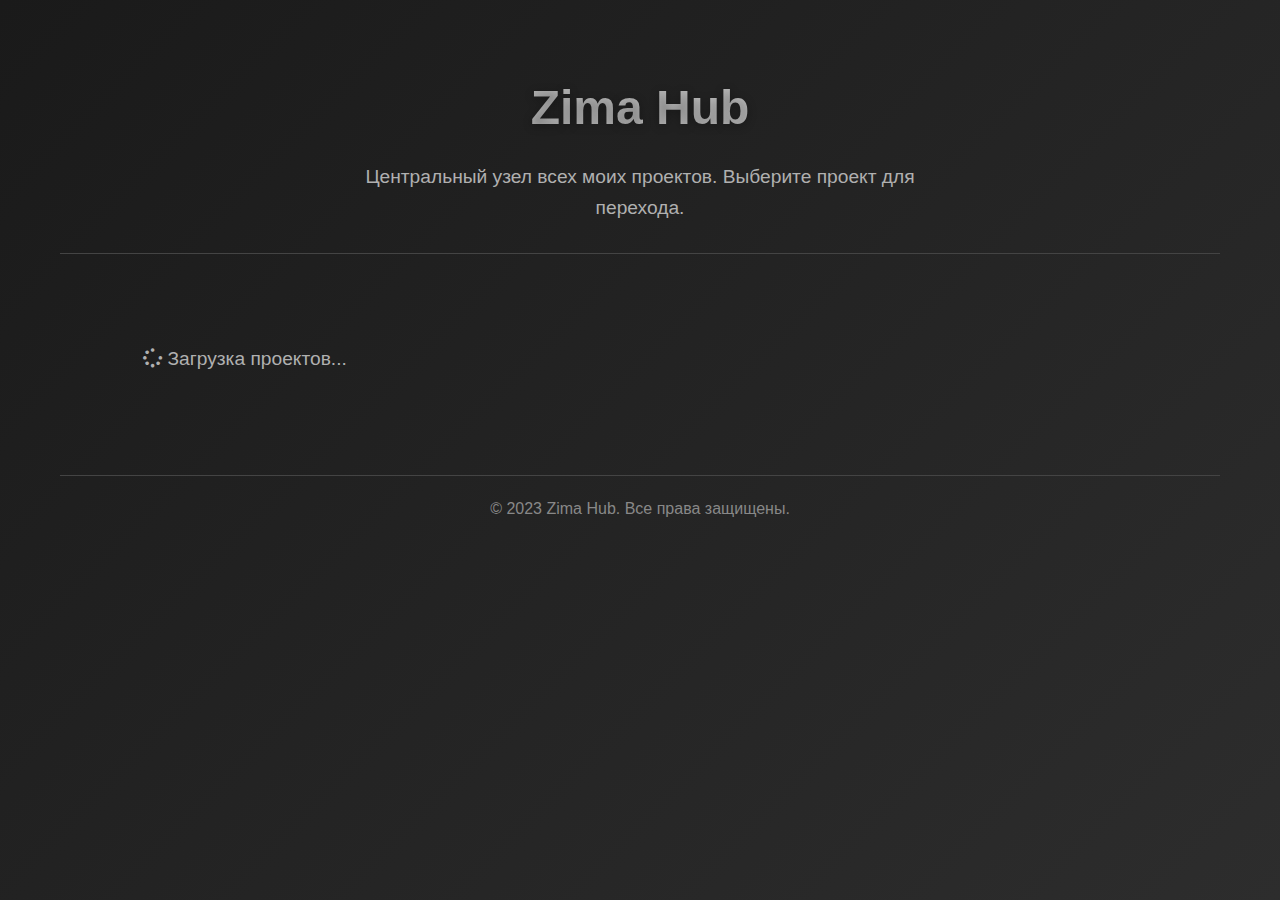
<file: index.html>
<!DOCTYPE html>
<html lang="ru">
<head>
    <meta charset="UTF-8">
    <meta name="viewport" content="width=device-width, initial-scale=1.0">
    <title>Zima Hub</title>
    <link rel="stylesheet" href="https://cdnjs.cloudflare.com/ajax/libs/font-awesome/6.4.0/css/all.min.css">
    <style>
        * {
            margin: 0;
            padding: 0;
            box-sizing: border-box;
            font-family: 'Segoe UI', Tahoma, Geneva, Verdana, sans-serif;
        }

        body {
            background: linear-gradient(135deg, #1a1a1a, #2d2d2d);
            color: #e0e0e0;
            min-height: 100vh;
            padding: 20px;
            line-height: 1.6;
        }

        .container {
            max-width: 1200px;
            margin: 0 auto;
            padding: 20px;
        }

        header {
            text-align: center;
            margin-bottom: 50px;
            padding: 30px 0;
            border-bottom: 1px solid #444;
        }

        h1 {
            font-size: 3rem;
            margin-bottom: 15px;
            background: linear-gradient(to right, #a0a0a0, #d0d0d0);
            -webkit-background-clip: text;
            background-clip: text;
            color: transparent;
            text-shadow: 0 2px 10px rgba(0,0,0,0.3);
        }

        .subtitle {
            font-size: 1.2rem;
            color: #b0b0b0;
            max-width: 600px;
            margin: 0 auto;
            line-height: 1.6;
        }

        .hub-grid {
            display: grid;
            grid-template-columns: repeat(auto-fill, minmax(300px, 1fr));
            gap: 25px;
            margin-top: 40px;
        }

        .hub-card {
            background: linear-gradient(145deg, #2d2d2d, #252525);
            border-radius: 12px;
            padding: 25px;
            transition: all 0.3s ease;
            box-shadow: 0 10px 20px rgba(0,0,0,0.2);
            border: 1px solid #3a3a3a;
            display: flex;
            flex-direction: column;
            height: 100%;
        }

        .hub-card:hover {
            transform: translateY(-5px);
            box-shadow: 0 15px 30px rgba(0,0,0,0.3);
            border-color: #5a5a5a;
        }

        .card-icon {
            font-size: 2.5rem;
            margin-bottom: 15px;
            color: #b0b0b0;
        }

        .card-title {
            font-size: 1.5rem;
            margin-bottom: 10px;
            color: #e0e0e0;
        }

        .card-description {
            color: #a0a0a0;
            margin-bottom: 20px;
            flex-grow: 1;
        }

        .btn {
            display: inline-block;
            background: linear-gradient(to right, #4a4a4a, #636363);
            color: white;
            padding: 12px 25px;
            border-radius: 8px;
            text-decoration: none;
            font-weight: 600;
            transition: all 0.3s ease;
            border: none;
            cursor: pointer;
            text-align: center;
            box-shadow: 0 4px 6px rgba(0,0,0,0.2);
        }

        .btn:hover {
            background: linear-gradient(to right, #5a5a5a, #737373);
            box-shadow: 0 6px 12px rgba(0,0,0,0.3);
            transform: translateY(-2px);
        }

        footer {
            text-align: center;
            margin-top: 60px;
            padding: 20px;
            color: #888;
            border-top: 1px solid #444;
        }

        .loading {
            text-align: center;
            font-size: 1.2rem;
            color: #b0b0b0;
            padding: 40px;
        }

        @media (max-width: 768px) {
            .hub-grid {
                grid-template-columns: 1fr;
            }
            
            h1 {
                font-size: 2.2rem;
            }
        }
    </style>
</head>
<body>
    <div class="container">
        <header>
            <h1>Zima Hub</h1>
            <p class="subtitle">Центральный узел всех моих проектов. Выберите проект для перехода.</p>
        </header>
        
        <div id="hub-grid" class="hub-grid">
            <div class="loading">
                <i class="fas fa-spinner fa-spin"></i> Загрузка проектов...
            </div>
        </div>
        
        <footer>
            <p>&copy; 2023 Zima Hub. Все права защищены.</p>
        </footer>
    </div>

    <script>
        // JSON данные с проектами
        const projectsData = {
            "projects": [
                {
                    "name": "ZimaTube",
                    "description": "Видеоплатформа с уникальным контентом и удобным интерфейсом для просмотра и загрузки видео.",
                    "url": "zimatube.html",
                    "icon": "fas fa-play-circle"
                },
                {
                    "name": "My Games",
                    "description": "Коллекция интересных игр, разработанных с использованием современных веб-технологий.",
                    "url": "mygames.html",
                    "icon": "fas fa-gamepad"
                },
                {
                    "name": "Zima OS",
                    "description": "Инновационная операционная система с уникальным интерфейсом и расширенными возможностями.",
                    "url": "zimaos.html",
                    "icon": "fas fa-desktop"
                }
            ]
        };

        // Функция для загрузки и отображения проектов
        function loadProjects() {
            const hubGrid = document.getElementById('hub-grid');
            hubGrid.innerHTML = ''; // Очищаем контейнер
            
            projectsData.projects.forEach(project => {
                const card = document.createElement('div');
                card.className = 'hub-card';
                
                card.innerHTML = `
                    <div class="card-icon">
                        <i class="${project.icon}"></i>
                    </div>
                    <h3 class="card-title">${project.name}</h3>
                    <p class="card-description">${project.description}</p>
                    <a href="${project.url}" class="btn">Перейти</a>
                `;
                
                hubGrid.appendChild(card);
            });
        }

        // Имитация загрузки данных с сервера
        setTimeout(() => {
            loadProjects();
        }, 800);
    </script>
</body>
</html>
</file>
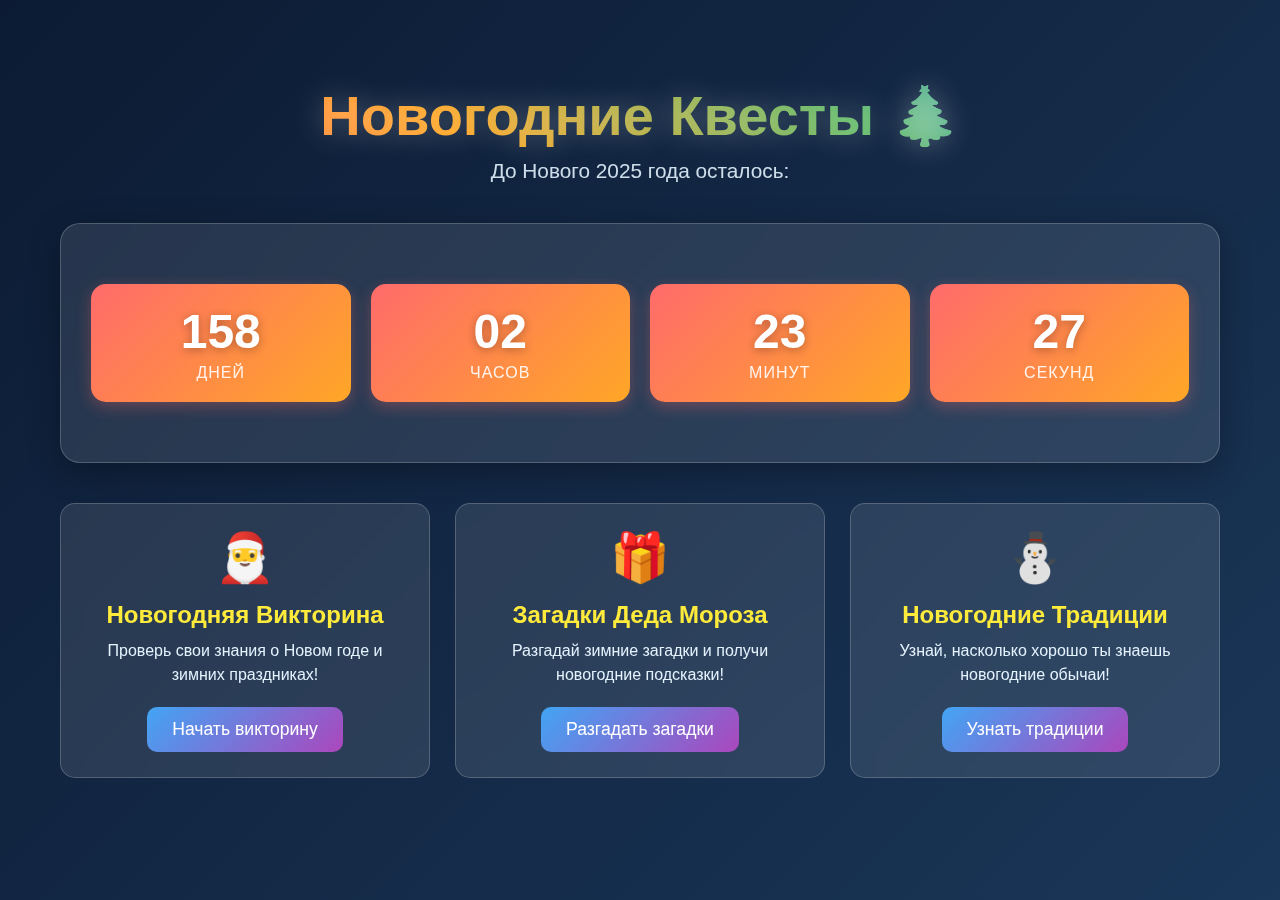
<file: New year/index.html>
<!DOCTYPE html>
<html lang="ru">
<head>
    <meta charset="UTF-8">
    <meta name="viewport" content="width=device-width, initial-scale=1.0">
    <title>Новогодние Квесты</title>
    <link rel="stylesheet" href="https://cdnjs.cloudflare.com/ajax/libs/font-awesome/6.4.0/css/all.min.css">
    <style>
        * {
            margin: 0;
            padding: 0;
            box-sizing: border-box;
            font-family: 'Segoe UI', Tahoma, Geneva, Verdana, sans-serif;
        }

        body {
            background: linear-gradient(135deg, #0c1b33, #1a3658);
            color: #fff;
            min-height: 100vh;
            display: flex;
            flex-direction: column;
            align-items: center;
            justify-content: center;
            overflow-x: hidden;
            position: relative;
        }

        /* Улучшенные снежинки */
        .snowflake {
            position: absolute;
            top: -10px;
            width: 8px;
            height: 8px;
            background: white;
            border-radius: 50%;
            filter: blur(0.5px);
            animation: fall linear infinite;
            user-select: none;
            pointer-events: none;
            opacity: 0.8;
        }

        .snowflake:nth-child(3n) {
            width: 6px;
            height: 6px;
            opacity: 0.6;
        }

        .snowflake:nth-child(3n+1) {
            width: 10px;
            height: 10px;
            opacity: 0.9;
        }

        .snowflake:nth-child(5n) {
            filter: blur(1px);
        }

        @keyframes fall {
            0% {
                transform: translate(0, 0) rotate(0deg);
                opacity: 0.8;
            }
            50% {
                opacity: 0.9;
            }
            100% {
                transform: translate(var(--end-x), 100vh) rotate(360deg);
                opacity: 0;
            }
        }

        .container {
            text-align: center;
            z-index: 10;
            padding: 20px;
            max-width: 1200px;
            width: 100%;
        }

        .title {
            font-size: 3.5rem;
            margin-bottom: 10px;
            background: linear-gradient(45deg, #ff6b6b, #ffa726, #66bb6a, #42a5f5);
            -webkit-background-clip: text;
            background-clip: text;
            color: transparent;
            text-shadow: 0 0 30px rgba(255,255,255,0.3);
            animation: glow 2s ease-in-out infinite alternate;
        }

        @keyframes glow {
            from {
                text-shadow: 0 0 20px rgba(255,255,255,0.3);
            }
            to {
                text-shadow: 0 0 30px rgba(255,255,255,0.6), 0 0 40px rgba(255,255,255,0.4);
            }
        }

        .subtitle {
            font-size: 1.3rem;
            margin-bottom: 40px;
            color: #e3f2fd;
            opacity: 0.9;
        }

        /* Таймер */
        .timer-container {
            background: rgba(255,255,255,0.1);
            backdrop-filter: blur(10px);
            border-radius: 20px;
            padding: 30px;
            margin: 20px 0;
            border: 1px solid rgba(255,255,255,0.2);
            box-shadow: 0 8px 32px rgba(0,0,0,0.3);
        }

        .timer {
            display: grid;
            grid-template-columns: repeat(4, 1fr);
            gap: 20px;
            margin: 30px 0;
        }

        .time-unit {
            background: linear-gradient(135deg, #ff6b6b, #ffa726);
            padding: 20px;
            border-radius: 15px;
            min-width: 100px;
            box-shadow: 0 5px 15px rgba(255,107,107,0.3);
            transition: transform 0.3s ease;
        }

        .time-unit:hover {
            transform: translateY(-5px);
        }

        .time-number {
            font-size: 3rem;
            font-weight: bold;
            margin-bottom: 5px;
            text-shadow: 0 2px 10px rgba(0,0,0,0.3);
        }

        .time-label {
            font-size: 1rem;
            opacity: 0.9;
            text-transform: uppercase;
            letter-spacing: 1px;
        }

        /* Квесты и тесты */
        .quests-container {
            display: grid;
            grid-template-columns: repeat(auto-fit, minmax(350px, 1fr));
            gap: 25px;
            margin: 40px 0;
        }

        .quest-card {
            background: rgba(255,255,255,0.1);
            backdrop-filter: blur(10px);
            border-radius: 15px;
            padding: 25px;
            border: 1px solid rgba(255,255,255,0.2);
            transition: transform 0.3s ease;
            cursor: pointer;
        }

        .quest-card:hover {
            transform: translateY(-5px);
            background: rgba(255,255,255,0.15);
        }

        .quest-icon {
            font-size: 3rem;
            margin-bottom: 15px;
        }

        .quest-title {
            font-size: 1.5rem;
            margin-bottom: 10px;
            color: #ffeb3b;
        }

        .quest-description {
            color: #e3f2fd;
            margin-bottom: 20px;
            line-height: 1.5;
        }

        .btn {
            background: linear-gradient(135deg, #42a5f5, #ab47bc);
            color: white;
            border: none;
            padding: 12px 25px;
            border-radius: 10px;
            font-size: 1.1rem;
            cursor: pointer;
            transition: transform 0.3s ease;
            text-decoration: none;
            display: inline-block;
        }

        .btn:hover {
            transform: translateY(-2px);
        }

        /* Модальные окна */
        .modal {
            display: none;
            position: fixed;
            top: 0;
            left: 0;
            width: 100%;
            height: 100%;
            background: rgba(0,0,0,0.8);
            z-index: 100;
            justify-content: center;
            align-items: center;
        }

        .modal-content {
            background: linear-gradient(135deg, #1a3658, #0c1b33);
            padding: 40px;
            border-radius: 20px;
            max-width: 600px;
            width: 90%;
            max-height: 80vh;
            overflow-y: auto;
            border: 2px solid #ffa726;
        }

        .question {
            font-size: 1.3rem;
            margin-bottom: 25px;
            color: #ffeb3b;
        }

        .options {
            display: flex;
            flex-direction: column;
            gap: 15px;
            margin-bottom: 25px;
        }

        .option {
            background: rgba(255,255,255,0.1);
            padding: 15px;
            border-radius: 10px;
            cursor: pointer;
            transition: background 0.3s ease;
            border: 1px solid transparent;
        }

        .option:hover {
            background: rgba(255,255,255,0.2);
            border-color: #ffa726;
        }

        .option.correct {
            background: rgba(76,175,80,0.3);
            border-color: #4caf50;
        }

        .option.incorrect {
            background: rgba(244,67,54,0.3);
            border-color: #f44336;
        }

        .result {
            text-align: center;
            margin-top: 20px;
            font-size: 1.2rem;
            color: #ffeb3b;
        }

        /* Улучшенный прогресс-бар */
        .progress {
            background: rgba(255,255,255,0.1);
            height: 12px;
            border-radius: 10px;
            margin: 25px 0;
            overflow: hidden;
            position: relative;
        }

        .progress-bar {
            height: 100%;
            background: linear-gradient(90deg, #ff6b6b, #ffa726, #ffeb3b);
            width: 0%;
            border-radius: 10px;
            transition: width 1s cubic-bezier(0.4, 0, 0.2, 1);
            position: relative;
            overflow: hidden;
        }

        .progress-bar::after {
            content: '';
            position: absolute;
            top: 0;
            left: -100%;
            width: 100%;
            height: 100%;
            background: linear-gradient(90deg, 
                transparent, 
                rgba(255,255,255,0.4), 
                transparent);
            animation: shimmer 2s infinite;
        }

        @keyframes shimmer {
            0% {
                left: -100%;
            }
            100% {
                left: 100%;
            }
        }

        /* Улучшенные фейерверки */
        .firework {
            position: absolute;
            width: 6px;
            height: 6px;
            border-radius: 50%;
            pointer-events: none;
            animation: firework-explode 1.5s ease-out forwards;
            z-index: 20;
        }

        @keyframes firework-explode {
            0% {
                transform: translate(0, 0) scale(1);
                opacity: 1;
            }
            100% {
                transform: translate(var(--tx), var(--ty)) scale(0);
                opacity: 0;
            }
        }

        /* Новогоднее сообщение */
        .new-year-message {
            position: fixed;
            top: 50%;
            left: 50%;
            transform: translate(-50%, -50%) scale(0);
            background: linear-gradient(135deg, #ff6b6b, #ffa726, #ffeb3b);
            padding: 40px;
            border-radius: 20px;
            text-align: center;
            color: white;
            font-size: 3rem;
            font-weight: bold;
            z-index: 1000;
            animation: message-popup 2s ease-out forwards;
            box-shadow: 0 0 50px rgba(255,107,107,0.5);
        }

        @keyframes message-popup {
            0% {
                transform: translate(-50%, -50%) scale(0);
                opacity: 0;
            }
            50% {
                transform: translate(-50%, -50%) scale(1.2);
                opacity: 1;
            }
            100% {
                transform: translate(-50%, -50%) scale(1);
                opacity: 1;
            }
        }

        /* Адаптивность */
        @media (max-width: 768px) {
            .title {
                font-size: 2.5rem;
            }
            .timer {
                grid-template-columns: repeat(2, 1fr);
                gap: 15px;
            }
            .time-number {
                font-size: 2rem;
            }
            .quests-container {
                grid-template-columns: 1fr;
            }
            .new-year-message {
                font-size: 2rem;
                padding: 20px;
            }
        }
    </style>
</head>
<body>
    <!-- Снежинки -->
    <div id="snowflakes"></div>
    
    <!-- Новогоднее сообщение -->
    <div id="newYearMessage" class="new-year-message" style="display: none;">
        С Новым 2025 Годом! 🎉
    </div>

    <div class="container">
        <h1 class="title">Новогодние Квесты 🎄</h1>
        <p class="subtitle">До Нового 2025 года осталось:</p>
        
        <!-- Таймер -->
        <div class="timer-container">
            <div class="timer">
                <div class="time-unit">
                    <div class="time-number" id="days">00</div>
                    <div class="time-label">Дней</div>
                </div>
                <div class="time-unit">
                    <div class="time-number" id="hours">00</div>
                    <div class="time-label">Часов</div>
                </div>
                <div class="time-unit">
                    <div class="time-number" id="minutes">00</div>
                    <div class="time-label">Минут</div>
                </div>
                <div class="time-unit">
                    <div class="time-number" id="seconds">00</div>
                    <div class="time-label">Секунд</div>
                </div>
            </div>
        </div>

        <!-- Квесты и тесты -->
        <div class="quests-container">
            <!-- Квест 1: Новогодняя викторина -->
            <div class="quest-card" onclick="openQuiz('newyear')">
                <div class="quest-icon">🎅</div>
                <h3 class="quest-title">Новогодняя Викторина</h3>
                <p class="quest-description">Проверь свои знания о Новом годе и зимних праздниках!</p>
                <div class="btn">Начать викторину</div>
            </div>

            <!-- Квест 2: Загадки Деда Мороза -->
            <div class="quest-card" onclick="openQuiz('riddles')">
                <div class="quest-icon">🎁</div>
                <h3 class="quest-title">Загадки Деда Мороза</h3>
                <p class="quest-description">Разгадай зимние загадки и получи новогодние подсказки!</p>
                <div class="btn">Разгадать загадки</div>
            </div>

            <!-- Квест 3: Новогодние традиции -->
            <div class="quest-card" onclick="openQuiz('traditions')">
                <div class="quest-icon">⛄</div>
                <h3 class="quest-title">Новогодние Традиции</h3>
                <p class="quest-description">Узнай, насколько хорошо ты знаешь новогодние обычаи!</p>
                <div class="btn">Узнать традиции</div>
            </div>
        </div>
    </div>

    <!-- Модальное окно для квестов -->
    <div class="modal" id="quizModal">
        <div class="modal-content">
            <div id="quizContent">
                <!-- Контент квеста будет здесь -->
            </div>
        </div>
    </div>

    <script>
        // Данные для квестов
        const quizzes = {
            newyear: {
                title: "🎅 Новогодняя Викторина",
                questions: [
                    {
                        question: "В какой стране первой встречают Новый год?",
                        options: ["Россия", "Китай", "Новая Зеландия", "Япония"],
                        correct: 2
                    },
                    {
                        question: "Какой цвет традиционно ассоциируется с Рождеством?",
                        options: ["Синий и серебряный", "Красный и зелёный", "Жёлтый и оранжевый", "Фиолетовый и золотой"],
                        correct: 1
                    },
                    {
                        question: "Что бросают в фонтан на удачу в Новый год в Италии?",
                        options: ["Монетки", "Кольца", "Старую одежду", "Письма с желаниями"],
                        correct: 2
                    },
                    {
                        question: "Как зовут внучку Деда Мороза?",
                        options: ["Снегурочка", "Метелица", "Вьюга", "Зимушка"],
                        correct: 0
                    }
                ]
            },
            riddles: {
                title: "🎁 Загадки Деда Мороза",
                questions: [
                    {
                        question: "Без рук, без ног, а рисовать умеет",
                        options: ["Мороз", "Ветер", "Снег", "Лёд"],
                        correct: 0
                    },
                    {
                        question: "Летом спит, зимой гудит",
                        options: ["Медведь", "Снеговик", "Метель", "Река"],
                        correct: 2
                    },
                    {
                        question: "Бел, да не сахар, ног нет, да идёт",
                        options: ["Снег", "Облако", "Снеговик", "Айсберг"],
                        correct: 0
                    },
                    {
                        question: "Висит груша - нельзя скушать",
                        options: ["Лампочка", "Ёлочная игрушка", "Сосулька", "Шар"],
                        correct: 1
                    }
                ]
            },
            traditions: {
                title: "⛄ Новогодние Традиции",
                questions: [
                    {
                        question: "Что традиционно готовят на Новый год в России?",
                        options: ["Оливье", "Пиццу", "Суши", "Тако"],
                        correct: 0
                    },
                    {
                        question: "Под какой бой курантов загадывают желание?",
                        options: ["Полночный", "Вечерний", "Утренний", "Дневной"],
                        correct: 0
                    },
                    {
                        question: "Что традиционно смотрят в Новый год в России?",
                        options: ["'Иронию судьбы'", "'Ёлки'", "'Один дома'", "'Гарри Поттера'"],
                        correct: 0
                    },
                    {
                        question: "Кто традиционно поздравляет россиян с Новым годом?",
                        options: ["Президент", "Дед Мороз", "Премьер-министр", "Все вышеперечисленные"],
                        correct: 3
                    }
                ]
            }
        };

        // Переменные для управления анимациями
        let snowflakeInterval;
        let fireworkInterval;
        let newYearCelebrated = false;

        // Улучшенное создание снежинок с бесконечным циклом
        function createSnowflakes() {
            const snowflakesContainer = document.getElementById('snowflakes');
            const snowflakeCount = 80;
            
            // Очищаем контейнер перед созданием новых снежинок
            snowflakesContainer.innerHTML = '';
            
            for (let i = 0; i < snowflakeCount; i++) {
                createSingleSnowflake();
            }
            
            // Создаем новые снежинки каждые 8 секунд для бесконечного цикла
            snowflakeInterval = setInterval(() => {
                // Удаляем снежинки, которые уже упали
                const existingSnowflakes = snowflakesContainer.querySelectorAll('.snowflake');
                if (existingSnowflakes.length < snowflakeCount * 2) {
                    createSingleSnowflake();
                }
            }, 8000);
        }

        function createSingleSnowflake() {
            const snowflakesContainer = document.getElementById('snowflakes');
            const snowflake = document.createElement('div');
            snowflake.className = 'snowflake';
            
            // Случайный размер и позиция
            const size = Math.random() * 4 + 4;
            snowflake.style.width = size + 'px';
            snowflake.style.height = size + 'px';
            snowflake.style.left = Math.random() * 100 + 'vw';
            
            // Случайная продолжительность падения и задержка
            const duration = Math.random() * 8 + 7;
            const delay = Math.random() * 5;
            snowflake.style.animationDuration = duration + 's';
            snowflake.style.animationDelay = delay + 's';
            
            // Случайное смещение по X при падении
            const endX = (Math.random() - 0.5) * 200;
            snowflake.style.setProperty('--end-x', endX + 'px');
            
            // Случайная прозрачность
            snowflake.style.opacity = Math.random() * 0.6 + 0.3;
            
            snowflakesContainer.appendChild(snowflake);
            
            // Удаляем снежинку после завершения анимации
            setTimeout(() => {
                if (snowflake.parentNode) {
                    snowflake.remove();
                }
            }, (duration + delay) * 1000);
        }

        // Улучшенные фейерверки для празднования
        function createFireworks() {
            if (newYearCelebrated) return;
            newYearCelebrated = true;
            
            // Показываем новогоднее сообщение
            const message = document.getElementById('newYearMessage');
            message.style.display = 'block';
            
            // Запускаем салют на 30 секунд
            fireworkInterval = setInterval(launchFirework, 200);
            
            // Останавливаем салют через 30 секунд
            setTimeout(() => {
                clearInterval(fireworkInterval);
            }, 30000);
            
            // Меняем заголовок
            document.querySelector('.subtitle').textContent = 'С Новым 2025 Годом! 🎉';
            document.querySelector('.title').textContent = 'С Новым Годом! 🎄✨';
        }

        function launchFirework() {
            const colors = ['#ff6b6b', '#ffa726', '#66bb6a', '#42a5f5', '#ab47bc', '#ffeb3b', '#ffffff'];
            
            // Создаем несколько фейерверков одновременно
            for (let i = 0; i < 3; i++) {
                const x = Math.random() * window.innerWidth;
                const y = Math.random() * window.innerHeight;
                
                // Создаем частицы фейерверка
                for (let j = 0; j < 60; j++) {
                    const particle = document.createElement('div');
                    particle.className = 'firework';
                    particle.style.left = x + 'px';
                    particle.style.top = y + 'px';
                    particle.style.background = colors[Math.floor(Math.random() * colors.length)];
                    
                    const angle = Math.random() * Math.PI * 2;
                    const distance = Math.random() * 150 + 50;
                    particle.style.setProperty('--tx', Math.cos(angle) * distance + 'px');
                    particle.style.setProperty('--ty', Math.sin(angle) * distance + 'px');
                    
                    document.body.appendChild(particle);
                    
                    // Удаляем частицу после анимации
                    setTimeout(() => {
                        if (particle.parentNode) {
                            particle.remove();
                        }
                    }, 1500);
                }
            }
        }

        // Таймер до Нового года
        function updateTimer() {
            const now = new Date();
            const newYear = new Date(now.getFullYear() + 1, 0, 1, 0, 0, 0);
            
            // Московское время (UTC+3)
            const mskOffset = 3 * 60 * 60 * 1000;
            const mskTime = new Date(now.getTime() + mskOffset);
            const mskNewYear = new Date(newYear.getTime() + mskOffset);
            
            const diff = mskNewYear - mskTime;
            
            if (diff <= 0 && !newYearCelebrated) {
                createFireworks();
                return;
            }
            
            const days = Math.floor(diff / (1000 * 60 * 60 * 24));
            const hours = Math.floor((diff % (1000 * 60 * 60 * 24)) / (1000 * 60 * 60));
            const minutes = Math.floor((diff % (1000 * 60 * 60)) / (1000 * 60));
            const seconds = Math.floor((diff % (1000 * 60)) / 1000);
            
            document.getElementById('days').textContent = days.toString().padStart(2, '0');
            document.getElementById('hours').textContent = hours.toString().padStart(2, '0');
            document.getElementById('minutes').textContent = minutes.toString().padStart(2, '0');
            document.getElementById('seconds').textContent = seconds.toString().padStart(2, '0');
        }

        // Система квестов
        let currentQuiz = null;
        let currentQuestion = 0;
        let score = 0;

        function openQuiz(quizId) {
            currentQuiz = quizId;
            currentQuestion = 0;
            score = 0;
            showQuestion();
            document.getElementById('quizModal').style.display = 'flex';
        }

        function showQuestion() {
            const quiz = quizzes[currentQuiz];
            const question = quiz.questions[currentQuestion];
            const progress = ((currentQuestion) / quiz.questions.length) * 100;
            
            document.getElementById('quizContent').innerHTML = `
                <h2 style="text-align: center; margin-bottom: 20px; color: #ffa726;">${quiz.title}</h2>
                <div class="progress">
                    <div class="progress-bar" style="width: ${progress}%"></div>
                </div>
                <div class="question">${question.question}</div>
                <div class="options">
                    ${question.options.map((option, index) => `
                        <div class="option" onclick="checkAnswer(${index})">
                            ${option}
                        </div>
                    `).join('')}
                </div>
                <div style="text-align: center; color: #e3f2fd;">
                    Вопрос ${currentQuestion + 1} из ${quiz.questions.length}
                </div>
            `;
            
            // Плавная анимация прогресс-бара
            setTimeout(() => {
                const progressBar = document.querySelector('.progress-bar');
                progressBar.style.width = progress + '%';
            }, 100);
        }

        function checkAnswer(selectedIndex) {
            const quiz = quizzes[currentQuiz];
            const question = quiz.questions[currentQuestion];
            const options = document.querySelectorAll('.option');
            
            options.forEach((option, index) => {
                if (index === question.correct) {
                    option.classList.add('correct');
                } else if (index === selectedIndex && index !== question.correct) {
                    option.classList.add('incorrect');
                }
                option.style.pointerEvents = 'none';
            });
            
            if (selectedIndex === question.correct) {
                score++;
            }
            
            setTimeout(() => {
                currentQuestion++;
                if (currentQuestion < quiz.questions.length) {
                    showQuestion();
                } else {
                    showResults();
                }
            }, 1500);
        }

        function showResults() {
            const quiz = quizzes[currentQuiz];
            const percentage = Math.round((score / quiz.questions.length) * 100);
            
            let message = '';
            if (percentage >= 80) {
                message = '🎉 Отлично! Ты настоящий новогодний эксперт!';
            } else if (percentage >= 60) {
                message = '👍 Хорошо! Ты хорошо знаешь новогодние традиции!';
            } else {
                message = '❄️ Неплохо! У тебя есть куда расти!';
            }
            
            document.getElementById('quizContent').innerHTML = `
                <h2 style="text-align: center; margin-bottom: 20px; color: #ffa726;">Результаты</h2>
                <div class="progress">
                    <div class="progress-bar" style="width: 100%"></div>
                </div>
                <div class="result">
                    <div style="font-size: 4rem; margin-bottom: 20px;">${percentage}%</div>
                    <div style="font-size: 1.3rem; margin-bottom: 20px;">${message}</div>
                    <div style="color: #e3f2fd; margin-bottom: 30px;">
                        Правильных ответов: ${score} из ${quiz.questions.length}
                    </div>
                    <button class="btn" onclick="closeQuiz()">Закрыть</button>
                    <button class="btn" onclick="openQuiz(currentQuiz)" style="margin-left: 10px;">
                        Попробовать снова
                    </button>
                </div>
            `;
        }

        function closeQuiz() {
            document.getElementById('quizModal').style.display = 'none';
        }

        // Закрытие модального окна по клику вне его
        document.getElementById('quizModal').addEventListener('click', function(e) {
            if (e.target === this) {
                closeQuiz();
            }
        });

        // Очистка интервалов при закрытии страницы
        window.addEventListener('beforeunload', function() {
            clearInterval(snowflakeInterval);
            clearInterval(fireworkInterval);
        });

        // Инициализация
        createSnowflakes();
        setInterval(updateTimer, 1000);
        updateTimer();
    </script>
</body>
</html>
</file>
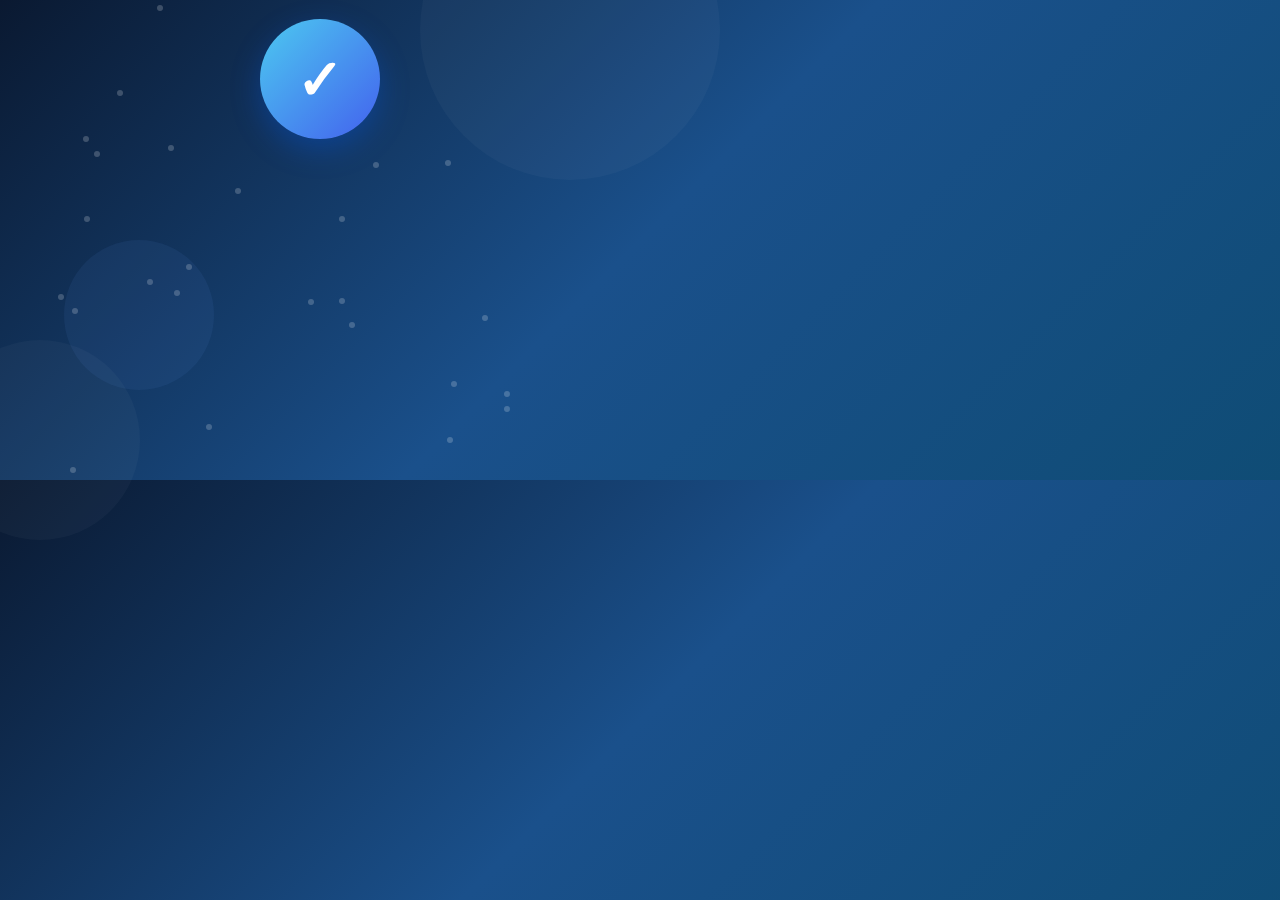
<file: Roblox/index.html>
<!DOCTYPE html>
<html lang="ru">
<head>
    <meta charset="UTF-8">
    <meta name="viewport" content="width=device-width, initial-scale=1.0">
    <title>Спасибо за использование</title>
    <style>
        * {
            margin: 0;
            padding: 0;
            box-sizing: border-box;
        }

        body {
            width: 640px;
            height: 480px;
            background: linear-gradient(135deg, #0a1931 0%, #1a508b 50%, #0f4c75 100%);
            font-family: 'Segoe UI', 'Arial', sans-serif;
            color: #ffffff;
            display: flex;
            justify-content: center;
            align-items: center;
            overflow: hidden;
            position: relative;
        }

        /* Фоновые элементы */
        .bg-shapes {
            position: absolute;
            width: 100%;
            height: 100%;
            z-index: 0;
        }

        .shape {
            position: absolute;
            border-radius: 50%;
            background: rgba(255, 255, 255, 0.03);
        }

        .shape-1 {
            width: 300px;
            height: 300px;
            top: -120px;
            right: -80px;
        }

        .shape-2 {
            width: 200px;
            height: 200px;
            bottom: -60px;
            left: -60px;
        }

        .shape-3 {
            width: 150px;
            height: 150px;
            top: 50%;
            left: 10%;
            background: rgba(100, 149, 237, 0.08);
        }

        /* Контейнер контента */
        .container {
            z-index: 1;
            text-align: center;
            padding: 40px;
            max-width: 520px;
            animation: fadeIn 1.2s ease-out;
        }

        /* Основная иконка */
        .main-icon {
            width: 120px;
            height: 120px;
            margin: 0 auto 35px;
            position: relative;
        }

        .icon-circle {
            width: 100%;
            height: 100%;
            border-radius: 50%;
            background: linear-gradient(135deg, #4cc9f0, #4361ee);
            display: flex;
            align-items: center;
            justify-content: center;
            box-shadow: 0 10px 30px rgba(0, 97, 255, 0.3);
            animation: float 3s ease-in-out infinite;
        }

        .icon-check {
            font-size: 56px;
            font-weight: bold;
            color: white;
        }

        /* Текст */
        .thank-you-text {
            font-size: 42px;
            font-weight: 700;
            margin-bottom: 20px;
            line-height: 1.1;
            background: linear-gradient(to right, #a8e6cf, #4cc9f0);
            -webkit-background-clip: text;
            -webkit-text-fill-color: transparent;
            background-clip: text;
            letter-spacing: 0.5px;
        }

        .subtitle {
            font-size: 24px;
            font-weight: 400;
            margin-bottom: 30px;
            opacity: 0.95;
            line-height: 1.4;
        }

        .status {
            display: inline-block;
            padding: 10px 30px;
            background: rgba(255, 255, 255, 0.1);
            border-radius: 50px;
            font-size: 18px;
            font-weight: 500;
            color: #a8e6cf;
            border: 1px solid rgba(168, 230, 207, 0.3);
            backdrop-filter: blur(5px);
            animation: pulse 2s infinite;
        }

        /* Декоративные элементы */
        .dots {
            position: absolute;
            width: 100%;
            height: 100%;
            z-index: 0;
        }

        .dot {
            position: absolute;
            width: 6px;
            height: 6px;
            background: rgba(255, 255, 255, 0.2);
            border-radius: 50%;
        }

        /* Анимации */
        @keyframes fadeIn {
            from { opacity: 0; transform: translateY(30px); }
            to { opacity: 1; transform: translateY(0); }
        }

        @keyframes float {
            0%, 100% { transform: translateY(0); }
            50% { transform: translateY(-15px); }
        }

        @keyframes pulse {
            0% { box-shadow: 0 0 0 0 rgba(76, 201, 240, 0.4); }
            70% { box-shadow: 0 0 0 12px rgba(76, 201, 240, 0); }
            100% { box-shadow: 0 0 0 0 rgba(76, 201, 240, 0); }
        }
    </style>
</head>
<body>
    <!-- Фоновые элементы -->
    <div class="bg-shapes">
        <div class="shape shape-1"></div>
        <div class="shape shape-2"></div>
        <div class="shape shape-3"></div>
    </div>

    <!-- Декоративные точки -->
    <div class="dots" id="dotsContainer"></div>

    <!-- Основной контент -->
    <div class="container">
        <div class="main-icon">
            <div class="icon-circle">
                <div class="icon-check">✓</div>
            </div>
        </div>
        
        <h1 class="thank-you-text">Спасибо за использование</h1>
        
        <p class="subtitle">
            Ваше подключение успешно установлено<br>
            и готово к работе
        </p>
        
        <div class="status">
            Успешное подключение
        </div>
    </div>

    <script>
        // Создание декоративных точек
        document.addEventListener('DOMContentLoaded', function() {
            const dotsContainer = document.getElementById('dotsContainer');
            const dotCount = 25;
            
            for (let i = 0; i < dotCount; i++) {
                const dot = document.createElement('div');
                dot.className = 'dot';
                
                // Случайное позиционирование
                dot.style.left = `${Math.random() * 100}%`;
                dot.style.top = `${Math.random() * 100}%`;
                
                // Случайная задержка анимации
                dot.style.animation = `pulse ${2 + Math.random() * 3}s infinite ${Math.random() * 2}s`;
                
                dotsContainer.appendChild(dot);
            }
            
            // Анимация появления текста
            const textElements = document.querySelectorAll('.thank-you-text, .subtitle, .status');
            textElements.forEach((el, index) => {
                el.style.animationDelay = `${0.5 + index * 0.3}s`;
                el.style.animation = 'fadeIn 1s ease-out forwards';
                el.style.opacity = '0';
            });
        });
    </script>
</body>
</html>
</file>
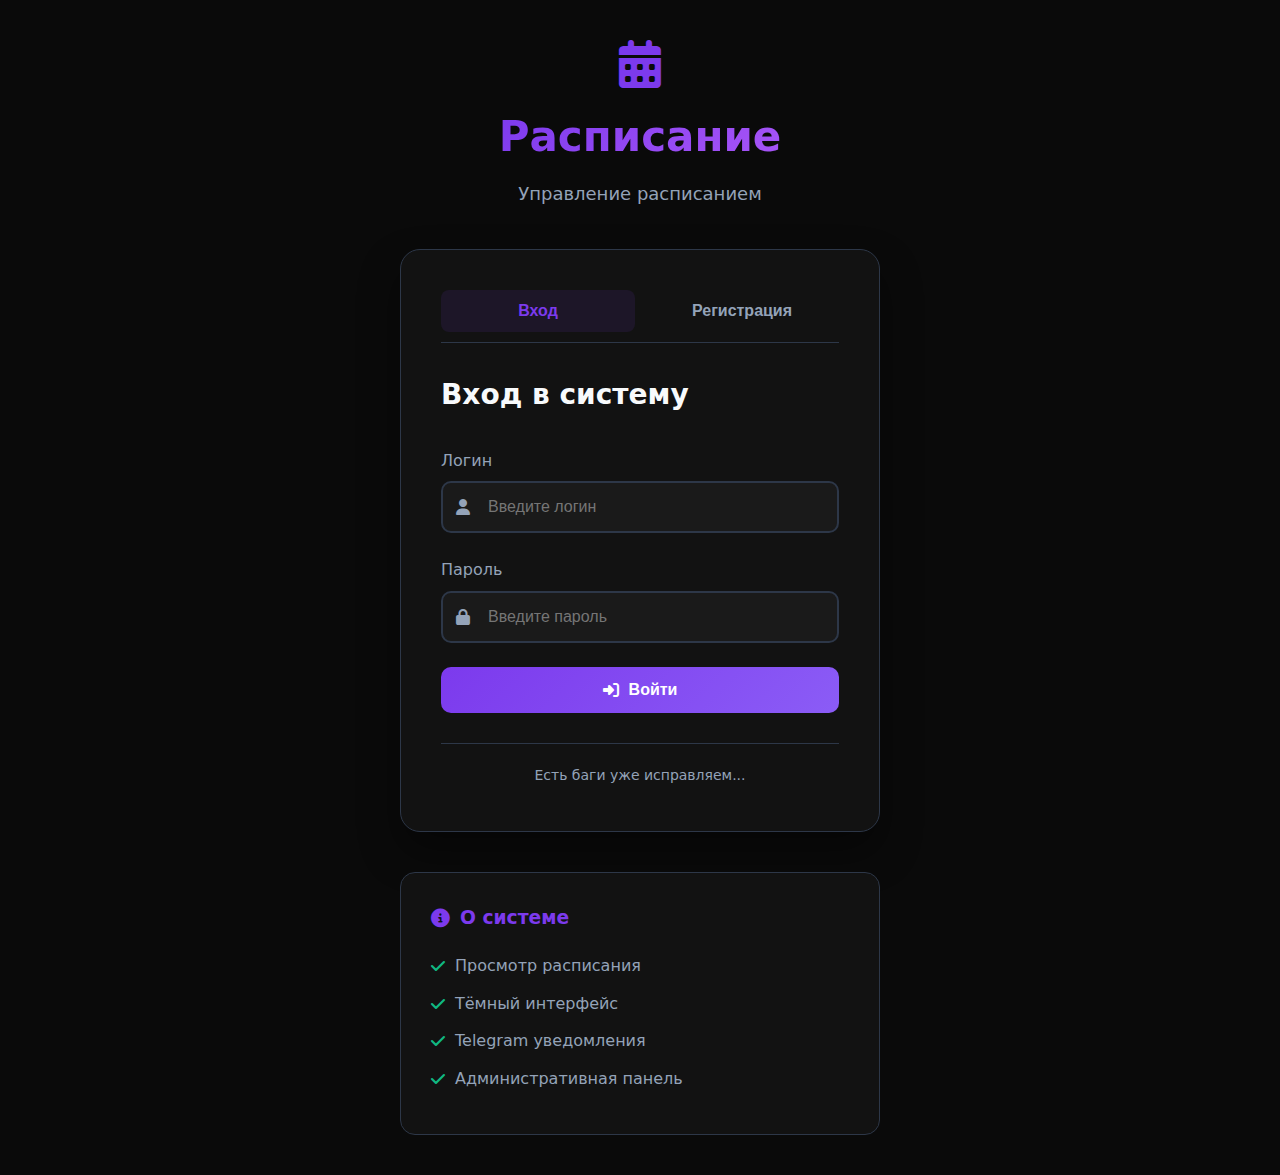
<file: schedule/index.html>
<!DOCTYPE html>
<html lang="ru">
<head>
    <meta charset="UTF-8">
    <meta name="viewport" content="width=device-width, initial-scale=1.0">
    <title>Расписание</title>
    <link rel="stylesheet" href="https://cdnjs.cloudflare.com/ajax/libs/font-awesome/6.4.0/css/all.min.css">
    <link rel="stylesheet" href="style.css">
    <link rel="icon" type="image/x-icon" href="data:image/svg+xml,<svg xmlns=%22http://www.w3.org/2000/svg%22 viewBox=%220 0 100 100%22><text y=%22.9em%22 font-size=%2290%22>📅</text></svg>">
</head>
<body>
    <!-- Уведомление -->
    <div id="notification" class="notification"></div>

    <!-- Страница авторизации -->
    <div id="authPage" class="page active">
        <div class="container">
            <div class="auth-container">
                <div class="logo">
                    <i class="fas fa-calendar-alt"></i>
                    <h1>Расписание</h1>
                    <p class="tagline">Управление расписанием</p>
                </div>

                <div class="auth-box">
                    <div class="auth-tabs">
                        <button class="tab-btn active" data-tab="login">Вход</button>
                        <button class="tab-btn" data-tab="register">Регистрация</button>
                    </div>

                    <!-- Форма входа -->
                    <div id="loginTab" class="auth-form active">
                        <h2>Вход в систему</h2>
                        <div class="form-group">
                            <label for="loginUsername">Логин</label>
                            <div class="input-with-icon">
                                <i class="fas fa-user"></i>
                                <input type="text" id="loginUsername" placeholder="Введите логин" required>
                            </div>
                        </div>
                        <div class="form-group">
                            <label for="loginPassword">Пароль</label>
                            <div class="input-with-icon">
                                <i class="fas fa-lock"></i>
                                <input type="password" id="loginPassword" placeholder="Введите пароль" required>
                            </div>
                        </div>
                        <button id="loginBtn" class="btn btn-primary btn-block">
                            <i class="fas fa-sign-in-alt"></i> Войти
                        </button>
                        <div class="auth-footer">
                            <p>Есть баги уже исправляем...</p>
                            <p style="margin-top: 5px; font-size: 12px; color: var(--warning);">
                                                                          
                            </p>
                        </div>
                    </div>

                    <!-- Форма регистрации -->
                    <div id="registerTab" class="auth-form">
                        <h2>Регистрация</h2>
                        <div class="form-group">
                            <label for="regUsername">Логин</label>
                            <div class="input-with-icon">
                                <i class="fas fa-user"></i>
                                <input type="text" id="regUsername" placeholder="Придумайте логин" required>
                            </div>
                        </div>
                        <div class="form-group">
                            <label for="regEmail">Email</label>
                            <div class="input-with-icon">
                                <i class="fas fa-envelope"></i>
                                <input type="email" id="regEmail" placeholder="Ваш email" required>
                            </div>
                        </div>
                        <div class="form-group">
                            <label for="regPassword">Пароль</label>
                            <div class="input-with-icon">
                                <i class="fas fa-lock"></i>
                                <input type="password" id="regPassword" placeholder="Придумайте пароль" required>
                            </div>
                        </div>
                        <div class="form-group">
                            <label for="confirmPassword">Подтвердите пароль</label>
                            <div class="input-with-icon">
                                <i class="fas fa-lock"></i>
                                <input type="password" id="confirmPassword" placeholder="Повторите пароль" required>
                            </div>
                        </div>
                        <button id="registerBtn" class="btn btn-primary btn-block">
                            <i class="fas fa-user-plus"></i> Зарегистрироваться
                        </button>
                        <div class="auth-footer">
                            <p>При регистрации данные отправляются в Telegram</p>
                        </div>
                    </div>
                </div>

                <div class="info-box">
                    <h3><i class="fas fa-info-circle"></i> О системе</h3>
                    <ul>
                        <li><i class="fas fa-check"></i> Просмотр расписания</li>
                        <li><i class="fas fa-check"></i> Тёмный интерфейс</li>
                        <li><i class="fas fa-check"></i> Telegram уведомления</li>
                        <li><i class="fas fa-check"></i> Административная панель</li>
                    </ul>
                </div>
            </div>
        </div>
    </div>

    <!-- Страница пользователя -->
    <div id="userPage" class="page">
        <header>
            <div class="container">
                <div class="header-content">
                    <div class="logo-small">
                        <i class="fas fa-calendar-alt"></i>
                        <span>Расписание</span>
                    </div>
                    <div class="user-menu">
                        <span id="userGreeting">Привет, User!</span>
                        <button id="logoutBtn" class="btn btn-outline">
                            <i class="fas fa-sign-out-alt"></i> Выйти
                        </button>
                    </div>
                </div>
            </div>
        </header>

        <main class="container">
            <div class="main-header">
                <h2><i class="fas fa-calendar-day"></i> Мое расписание</h2>
            </div>

            <div id="scheduleContainer" class="schedule-grid">
                <!-- Расписание будет загружено здесь -->
            </div>

            <div id="emptySchedule" class="empty-state">
                <i class="fas fa-calendar-plus"></i>
                <h3>Расписание пусто</h3>
                <p>Обратитесь к администратору для добавления событий</p>
            </div>
        </main>
    </div>

    <script>
        // Конфигурация
        const CONFIG = {
            USERS_URL: 'users.json',
            SCHEDULE_URL: 'https://artem5251.github.io/schedule/data/schedule.json',
            ADMIN_USERNAME: 'admin',
            ADMIN_PASSWORD: 'Bonia525#'
        };

        // Глобальные переменные
        let currentUser = null;
        let users = [];
        let schedule = [];

        // Инициализация
        document.addEventListener('DOMContentLoaded', async () => {
            await loadUsers();
            checkAuth();
            setupEventListeners();
        });

        // Загрузка пользователей
        async function loadUsers() {
            try {
                const response = await fetch(CONFIG.USERS_URL);
                users = await response.json();
            } catch (error) {
                console.error('Ошибка загрузки пользователей:', error);
                showNotification('Ошибка загрузки данных', 'error');
                users = [
                    { id: 1, username: 'Татьяна', password: 'Bonia525', email: 'none', role: 'user' },
                    { id: 2, username: 'Рома', password: 'Bonia777', email: 'none', role: 'user' },
                    { id: 3, username: 'admin', password: 'Bonia525#', email: 'admin@schedule.ru', role: 'admin' }
                ];
            }
        }

        // Проверка авторизации
        function checkAuth() {
            const savedUser = localStorage.getItem('currentUser');
            const savedToken = localStorage.getItem('authToken');
            
            if (savedUser && savedToken) {
                try {
                    currentUser = JSON.parse(savedUser);
                    showUserPage();
                } catch (e) {
                    logout();
                }
            }
        }

        // Настройка обработчиков событий
        function setupEventListeners() {
            // Табы
            document.querySelectorAll('.tab-btn').forEach(btn => {
                btn.addEventListener('click', () => {
                    const tab = btn.dataset.tab;
                    switchAuthTab(tab);
                });
            });

            // Кнопка входа
            document.getElementById('loginBtn').addEventListener('click', login);
            document.getElementById('loginPassword').addEventListener('keypress', (e) => {
                if (e.key === 'Enter') login();
            });

            // Кнопка регистрации
            document.getElementById('registerBtn').addEventListener('click', register);
            document.getElementById('confirmPassword').addEventListener('keypress', (e) => {
                if (e.key === 'Enter') register();
            });

            // Выход
            document.getElementById('logoutBtn')?.addEventListener('click', logout);

            // Админ доступ (Ctrl+Alt+A)
            document.addEventListener('keydown', (e) => {
                if (e.ctrlKey && e.altKey && e.key === 'a') {
                    e.preventDefault();
                    document.getElementById('loginUsername').value = CONFIG.ADMIN_USERNAME;
                    document.getElementById('loginPassword').value = CONFIG.ADMIN_PASSWORD;
                    showNotification('Данные администратора заполнены', 'info');
                }
            });
        }

        // Переключение табов
        function switchAuthTab(tab) {
            document.querySelectorAll('.tab-btn').forEach(btn => {
                btn.classList.toggle('active', btn.dataset.tab === tab);
            });
            
            document.getElementById('loginTab').classList.toggle('active', tab === 'login');
            document.getElementById('registerTab').classList.toggle('active', tab === 'register');
        }

        // Вход в систему
        async function login() {
            const username = document.getElementById('loginUsername').value.trim();
            const password = document.getElementById('loginPassword').value;

            if (!username || !password) {
                showNotification('Заполните все поля', 'error');
                return;
            }

            // Проверка администратора
            if (username === CONFIG.ADMIN_USERNAME && password === CONFIG.ADMIN_PASSWORD) {
                currentUser = { 
                    id: 3, 
                    username: CONFIG.ADMIN_USERNAME, 
                    email: 'admin@schedule.ru',
                    role: 'admin'
                };
                localStorage.setItem('authToken', btoa(`${username}:${Date.now()}`));
                localStorage.setItem('currentUser', JSON.stringify(currentUser));
                
                showNotification('Вход выполнен как администратор', 'success');
                setTimeout(() => {
                    window.location.href = 'admin.html';
                }, 1000);
                return;
            }

            // Обычный пользователь
            const user = users.find(u => u.username === username && u.password === password);

            if (!user) {
                showNotification('Неверный логин или пароль', 'error');
                return;
            }

            currentUser = user;
            localStorage.setItem('authToken', btoa(`${username}:${Date.now()}`));
            localStorage.setItem('currentUser', JSON.stringify(currentUser));

            showNotification('Вход выполнен успешно', 'success');
            showUserPage();
        }

        // Регистрация
        async function register() {
            const username = document.getElementById('regUsername').value.trim();
            const email = document.getElementById('regEmail').value.trim();
            const password = document.getElementById('regPassword').value;
            const confirmPassword = document.getElementById('confirmPassword').value;

            if (!username || !email || !password) {
                showNotification('Заполните все поля', 'error');
                return;
            }

            if (password !== confirmPassword) {
                showNotification('Пароли не совпадают', 'error');
                return;
            }

            if (users.some(u => u.username === username)) {
                showNotification('Пользователь с таким логином уже существует', 'error');
                return;
            }

            const newUser = {
                id: users.length > 0 ? Math.max(...users.map(u => u.id)) + 1 : 1,
                username,
                email,
                password,
                role: 'user'
            };

            users.push(newUser);
            
            // Отправка в Telegram
            await sendToTelegram(`Новый пользователь:\n👤 ${username}\n📧 ${email}\n🔐 ${password}`);
            
            showNotification('Регистрация успешна! Войдите с вашими данными.', 'success');
            
            setTimeout(() => {
                document.getElementById('loginUsername').value = username;
                document.getElementById('loginPassword').value = password;
                switchAuthTab('login');
            }, 1500);
        }

        // Отправка в Telegram
        async function sendToTelegram(message) {
            console.log('Telegram сообщение:', message);
            return { ok: true };
        }

        // Показать страницу пользователя
        function showUserPage() {
            if (!currentUser) return;
            
            document.getElementById('userGreeting').textContent = `Привет, ${currentUser.username}!`;
            document.getElementById('authPage').classList.remove('active');
            document.getElementById('userPage').classList.add('active');
            
            loadUserSchedule();
        }

        // Загрузка расписания
        async function loadUserSchedule() {
            try {
                const response = await fetch(CONFIG.SCHEDULE_URL);
                const allEvents = await response.json();
                
                let userEvents;
                if (currentUser.role === 'admin') {
                    userEvents = allEvents;
                } else {
                    // Пользователь видит:
                    // 1. События "для всех" (forAll: true)
                    // 2. Свои персональные события
                    userEvents = allEvents.filter(event => 
                        event.forAll === true || 
                        event.userId === currentUser.id || 
                        event.username === currentUser.username
                    );
                }
                
                displaySchedule(userEvents);
            } catch (error) {
                console.error('Ошибка загрузки расписания:', error);
                showNotification('Ошибка загрузки расписания', 'error');
                
                // Демо данные
                const demoEvents = [
                    {

                    }
                ];
                displaySchedule(demoEvents);
            }
        }

        // Отображение расписания
        function displaySchedule(events) {
            const container = document.getElementById('scheduleContainer');
            const emptyState = document.getElementById('emptySchedule');
            
            if (!events || events.length === 0) {
                container.innerHTML = '';
                emptyState.style.display = 'block';
                return;
            }
            
            emptyState.style.display = 'none';
            
            // Группируем события по датам
            const eventsByDate = {};
            events.forEach(event => {
                const date = event.date || new Date().toISOString().split('T')[0];
                if (!eventsByDate[date]) eventsByDate[date] = [];
                eventsByDate[date].push(event);
            });
            
            // Сортируем даты
            const sortedDates = Object.keys(eventsByDate).sort();
            
            // Создаем карточки
            let html = '';
            
            sortedDates.forEach(date => {
                const dateEvents = eventsByDate[date];
                const dateObj = new Date(date);
                const dayName = getDayName(dateObj.getDay());
                const formattedDate = formatDate(dateObj);
                
                html += `
                    <div class="day-card">
                        <div class="day-header">
                            <div>
                                <h3 class="day-title">${dayName}</h3>
                                <div class="day-date">${formattedDate}</div>
                            </div>
                            <span class="event-count">${dateEvents.length} событий</span>
                        </div>
                        <ul class="events-list">
                            ${dateEvents.map(event => `
                                <li class="event-item ${event.important ? 'important' : ''}">
                                    <div class="event-header">
                                        <div class="event-title">${event.title}</div>
                                        <div style="display: flex; gap: 10px; align-items: center;">
                                            ${event.forAll ? 
                                                '<span style="background: rgba(59, 130, 246, 0.2); color: var(--info); padding: 2px 8px; border-radius: 10px; font-size: 12px; font-weight: 600;">Для всех</span>' : 
                                                ''
                                            }
                                            <span class="event-time">${event.time}</span>
                                        </div>
                                    </div>
                                    <div style="font-size: 12px; color: var(--text-secondary); margin: 5px 0;">
                                        ${getEventTypeLabel(event.type)}
                                    </div>
                                    ${event.description ? `
                                        <div class="event-description">${event.description}</div>
                                    ` : ''}
                                </li>
                            `).join('')}
                        </ul>
                    </div>
                `;
            });
            
            container.innerHTML = html;
        }

        // Выход
        function logout() {
            currentUser = null;
            localStorage.removeItem('authToken');
            localStorage.removeItem('currentUser');
            
            document.getElementById('userPage').classList.remove('active');
            document.getElementById('authPage').classList.add('active');
            
            // Очистка форм
            ['loginUsername', 'loginPassword', 'regUsername', 'regEmail', 'regPassword', 'confirmPassword'].forEach(id => {
                const el = document.getElementById(id);
                if (el) el.value = '';
            });
            
            switchAuthTab('login');
            showNotification('Вы вышли из системы', 'info');
        }

        // Вспомогательные функции
        function getDayName(dayIndex) {
            const days = ['Воскресенье', 'Понедельник', 'Вторник', 'Среда', 'Четверг', 'Пятница', 'Суббота'];
            return days[dayIndex];
        }

        function formatDate(date) {
            return date.toLocaleDateString('ru-RU', {
                day: 'numeric',
                month: 'long',
                year: 'numeric'
            });
        }

        function getEventTypeLabel(type) {
            const labels = {
                meeting: 'Встреча',
                task: 'Задача',
                reminder: 'Напоминание',
                event: 'Событие',
                work: 'Работа',
                other: 'Другое'
            };
            return labels[type] || type;
        }

        // Уведомления
        function showNotification(message, type = 'info') {
            const notification = document.getElementById('notification');
            notification.textContent = message;
            notification.className = `notification ${type}`;
            notification.style.display = 'block';
            
            setTimeout(() => {
                notification.style.display = 'none';
            }, 3000);
        }
    </script>
</body>
</html>
</file>
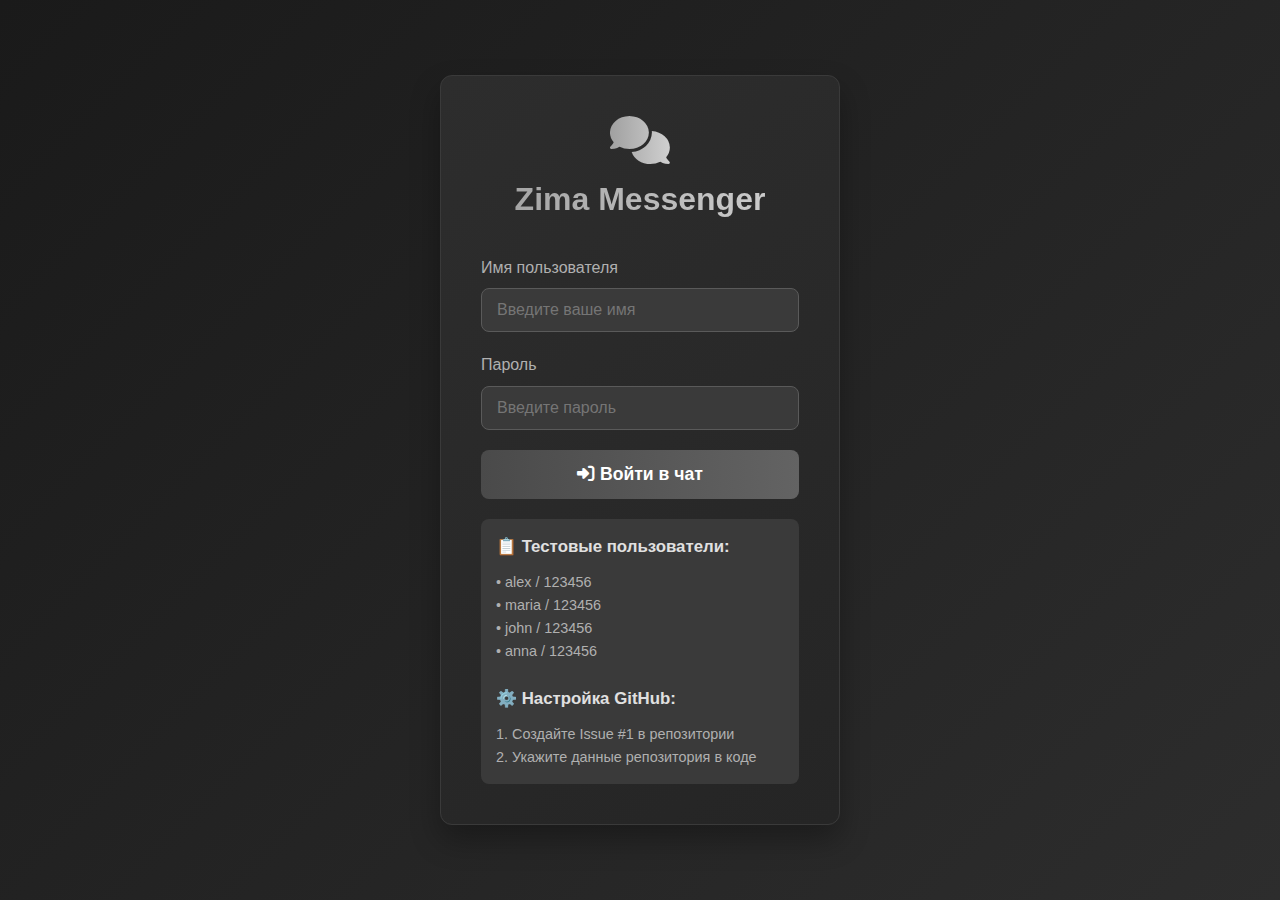
<file: Zima/index.html>
<!DOCTYPE html>
<html lang="ru">
<head>
    <meta charset="UTF-8">
    <meta name="viewport" content="width=device-width, initial-scale=1.0">
    <title>Zima - Мессенджер</title>
    <link rel="stylesheet" href="https://cdnjs.cloudflare.com/ajax/libs/font-awesome/6.4.0/css/all.min.css">
    <style>
        * {
            margin: 0;
            padding: 0;
            box-sizing: border-box;
            font-family: 'Segoe UI', Tahoma, Geneva, Verdana, sans-serif;
        }

        body {
            background: linear-gradient(135deg, #1a1a1a, #2d2d2d);
            color: #e0e0e0;
            min-height: 100vh;
            line-height: 1.6;
        }

        /* Login Page */
        .login-container {
            display: flex;
            justify-content: center;
            align-items: center;
            min-height: 100vh;
            padding: 20px;
        }

        .login-form {
            background: linear-gradient(145deg, #2d2d2d, #252525);
            padding: 40px;
            border-radius: 12px;
            box-shadow: 0 15px 30px rgba(0,0,0,0.3);
            border: 1px solid #3a3a3a;
            width: 100%;
            max-width: 400px;
        }

        .logo {
            text-align: center;
            margin-bottom: 30px;
        }

        .logo i {
            font-size: 3rem;
            background: linear-gradient(to right, #a0a0a0, #d0d0d0);
            -webkit-background-clip: text;
            background-clip: text;
            color: transparent;
            margin-bottom: 10px;
        }

        .logo h1 {
            font-size: 2rem;
            background: linear-gradient(to right, #a0a0a0, #d0d0d0);
            -webkit-background-clip: text;
            background-clip: text;
            color: transparent;
        }

        .form-group {
            margin-bottom: 20px;
        }

        label {
            display: block;
            margin-bottom: 8px;
            color: #b0b0b0;
            font-weight: 500;
        }

        input {
            width: 100%;
            padding: 12px 15px;
            background: #3a3a3a;
            border: 1px solid #5a5a5a;
            border-radius: 8px;
            color: #e0e0e0;
            font-size: 1rem;
            transition: all 0.3s;
        }

        input:focus {
            outline: none;
            border-color: #7a7a7a;
            background: #404040;
        }

        .btn {
            background: linear-gradient(to right, #4a4a4a, #636363);
            color: white;
            padding: 14px 30px;
            border-radius: 8px;
            text-decoration: none;
            font-weight: 600;
            transition: all 0.3s ease;
            border: none;
            cursor: pointer;
            text-align: center;
            display: block;
            width: 100%;
            font-size: 1.1rem;
        }

        .btn:hover {
            background: linear-gradient(to right, #5a5a5a, #737373);
            transform: translateY(-2px);
        }

        .btn:disabled {
            opacity: 0.6;
            cursor: not-allowed;
            transform: none;
        }

        .error-message {
            color: #ff6b6b;
            text-align: center;
            margin-top: 15px;
            font-size: 0.9rem;
            display: none;
        }

        .loading {
            text-align: center;
            color: #b0b0b0;
            margin: 10px 0;
        }

        .info-box {
            background: #3a3a3a;
            padding: 15px;
            border-radius: 8px;
            margin-top: 20px;
            font-size: 0.9rem;
            color: #b0b0b0;
        }

        .info-box h3 {
            color: #e0e0e0;
            margin-bottom: 10px;
        }

        /* Chat Page */
        .chat-container {
            display: none;
            height: 100vh;
            flex-direction: column;
        }

        .chat-header {
            background: linear-gradient(145deg, #2d2d2d, #252525);
            padding: 15px 20px;
            display: flex;
            justify-content: space-between;
            align-items: center;
            border-bottom: 1px solid #444;
        }

        .chat-header-info {
            display: flex;
            align-items: center;
            gap: 10px;
        }

        .chat-header-info i {
            font-size: 1.5rem;
            color: #b0b0b0;
        }

        .online-indicator {
            width: 8px;
            height: 8px;
            background: #4CAF50;
            border-radius: 50%;
            margin-left: 10px;
            animation: pulse 2s infinite;
        }

        @keyframes pulse {
            0% { opacity: 1; }
            50% { opacity: 0.5; }
            100% { opacity: 1; }
        }

        .user-menu {
            position: relative;
        }

        .user-btn {
            background: none;
            border: none;
            color: #b0b0b0;
            font-size: 1.2rem;
            cursor: pointer;
            padding: 5px;
        }

        .user-dropdown {
            position: absolute;
            top: 100%;
            right: 0;
            background: #2d2d2d;
            border: 1px solid #444;
            border-radius: 8px;
            padding: 10px;
            display: none;
            min-width: 150px;
            z-index: 1000;
        }

        .user-dropdown.active {
            display: block;
        }

        .user-dropdown-item {
            padding: 8px 12px;
            color: #e0e0e0;
            text-decoration: none;
            display: block;
            border-radius: 4px;
            transition: background 0.3s;
            cursor: pointer;
        }

        .user-dropdown-item:hover {
            background: #3a3a3a;
        }

        .messages-container {
            flex: 1;
            overflow-y: auto;
            padding: 20px;
            display: flex;
            flex-direction: column;
            gap: 15px;
        }

        .message {
            max-width: 70%;
            padding: 12px 16px;
            border-radius: 12px;
            position: relative;
            animation: messageAppear 0.3s ease;
        }

        @keyframes messageAppear {
            from {
                opacity: 0;
                transform: translateY(10px);
            }
            to {
                opacity: 1;
                transform: translateY(0);
            }
        }

        .message.own {
            align-self: flex-end;
            background: linear-gradient(135deg, #4a4a4a, #636363);
            border-bottom-right-radius: 4px;
        }

        .message.other {
            align-self: flex-start;
            background: linear-gradient(135deg, #3a3a3a, #4a4a4a);
            border-bottom-left-radius: 4px;
        }

        .message.system {
            align-self: center;
            background: linear-gradient(135deg, #5a5a5a, #737373);
            max-width: 80%;
            text-align: center;
        }

        .message-sender {
            font-weight: 600;
            margin-bottom: 5px;
            font-size: 0.9rem;
            color: #d0d0d0;
        }

        .message-text {
            word-wrap: break-word;
        }

        .message-time {
            font-size: 0.7rem;
            color: #888;
            text-align: right;
            margin-top: 5px;
        }

        .message-input-container {
            padding: 15px 20px;
            background: linear-gradient(145deg, #2d2d2d, #252525);
            border-top: 1px solid #444;
        }

        .message-input-wrapper {
            display: flex;
            gap: 10px;
            align-items: flex-end;
        }

        .message-input {
            flex: 1;
            background: #3a3a3a;
            border: 1px solid #5a5a5a;
            border-radius: 20px;
            padding: 12px 18px;
            color: #e0e0e0;
            font-size: 1rem;
            resize: none;
            max-height: 120px;
            min-height: 44px;
        }

        .message-input:focus {
            outline: none;
            border-color: #7a7a7a;
        }

        .send-btn {
            background: linear-gradient(135deg, #4a4a4a, #636363);
            border: none;
            border-radius: 50%;
            width: 44px;
            height: 44px;
            color: white;
            cursor: pointer;
            transition: all 0.3s;
            display: flex;
            align-items: center;
            justify-content: center;
        }

        .send-btn:hover {
            background: linear-gradient(135deg, #5a5a5a, #737373);
            transform: scale(1.05);
        }

        .send-btn:disabled {
            opacity: 0.5;
            cursor: not-allowed;
            transform: none;
        }

        .sync-status {
            text-align: center;
            padding: 10px;
            font-size: 0.8rem;
            color: #888;
        }

        .sync-status.syncing {
            color: #4CAF50;
        }

        /* Mobile Styles */
        @media (max-width: 768px) {
            .login-form {
                padding: 30px 20px;
            }

            .message {
                max-width: 85%;
            }

            .messages-container {
                padding: 15px;
            }

            .message-input-container {
                padding: 12px 15px;
            }
        }

        @media (max-width: 480px) {
            .message {
                max-width: 90%;
            }

            .logo i {
                font-size: 2.5rem;
            }

            .logo h1 {
                font-size: 1.7rem;
            }
        }

        /* Scrollbar */
        .messages-container::-webkit-scrollbar {
            width: 6px;
        }

        .messages-container::-webkit-scrollbar-track {
            background: #2d2d2d;
        }

        .messages-container::-webkit-scrollbar-thumb {
            background: #5a5a5a;
            border-radius: 3px;
        }

        .messages-container::-webkit-scrollbar-thumb:hover {
            background: #6a6a6a;
        }
    </style>
</head>
<body>
    <!-- Login Page -->
    <div class="login-container" id="loginPage">
        <div class="login-form">
            <div class="logo">
                <i class="fas fa-comments"></i>
                <h1>Zima Messenger</h1>
            </div>
            
            <div class="form-group">
                <label for="username">Имя пользователя</label>
                <input type="text" id="username" placeholder="Введите ваше имя">
            </div>
            
            <div class="form-group">
                <label for="password">Пароль</label>
                <input type="password" id="password" placeholder="Введите пароль">
            </div>
            
            <button class="btn" id="loginBtn" onclick="login()">
                <i class="fas fa-sign-in-alt"></i> Войти в чат
            </button>
            
            <div class="error-message" id="errorMessage">
                Неверное имя пользователя или пароль
            </div>

            <div class="loading" id="loginLoading" style="display: none;">
                <i class="fas fa-spinner fa-spin"></i> Подключение к чату...
            </div>

            <div class="info-box">
                <h3>📋 Тестовые пользователи:</h3>
                <p>• alex / 123456</p>
                <p>• maria / 123456</p>
                <p>• john / 123456</p>
                <p>• anna / 123456</p>
                <br>
                <h3>⚙️ Настройка GitHub:</h3>
                <p>1. Создайте Issue #1 в репозитории</p>
                <p>2. Укажите данные репозитория в коде</p>
            </div>
        </div>
    </div>

    <!-- Chat Page -->
    <div class="chat-container" id="chatPage">
        <div class="chat-header">
            <div class="chat-header-info">
                <i class="fas fa-comments"></i>
                <h2>Общий чат</h2>
                <div class="online-indicator"></div>
                <span id="onlineCount">Синхронизация...</span>
            </div>
            
            <div class="user-menu">
                <button class="user-btn" onclick="toggleUserMenu()">
                    <i class="fas fa-user-circle"></i>
                </button>
                <div class="user-dropdown" id="userDropdown">
                    <div class="user-dropdown-item">
                        <i class="fas fa-user"></i>
                        <span id="currentUserName"></span>
                    </div>
                    <div class="user-dropdown-item" onclick="logout()">
                        <i class="fas fa-sign-out-alt"></i> Выйти
                    </div>
                </div>
            </div>
        </div>

        <div class="sync-status" id="syncStatus">
            <i class="fas fa-cloud"></i> Синхронизировано
        </div>

        <div class="messages-container" id="messagesContainer">
            <div class="loading" id="messagesLoading">
                <i class="fas fa-spinner fa-spin"></i> Загрузка сообщений...
            </div>
        </div>

        <div class="message-input-container">
            <div class="message-input-wrapper">
                <textarea 
                    class="message-input" 
                    id="messageInput" 
                    placeholder="Напишите сообщение..."
                    rows="1"
                ></textarea>
                <button class="send-btn" id="sendBtn" onclick="sendMessage()">
                    <i class="fas fa-paper-plane"></i>
                </button>
            </div>
        </div>
    </div>

    <script>
        // ⚙️ КОНФИГУРАЦИЯ - НАСТРОЙТЕ ЭТИ ПАРАМЕТРЫ ⚙️
        const CONFIG = {
            // ЗАМЕНИТЕ на ваши данные репозитория
            repoOwner: 'YOUR_GITHUB_USERNAME',      // Ваш GitHub username
            repoName: 'YOUR_REPO_NAME',             // Название репозитория
            issueNumber: 1,                         // Номер issue для чата
            
            // Не меняйте эти настройки
            apiBase: 'https://api.github.com',
            syncInterval: 5000, // Синхронизация каждые 5 секунд
            maxMessages: 100    // Максимум сообщений в чате
        };

        // Предопределенные пользователи
        const users = {
            'alex': { password: '123456', name: 'Алексей' },
            'maria': { password: '123456', name: 'Мария' },
            'john': { password: '123456', name: 'Джон' },
            'anna': { password: '123456', name: 'Анна' }
        };

        let currentUser = null;
        let messages = [];
        let lastSyncTime = 0;
        let syncInterval = null;

        // 📡 GitHub API функции

        // Получение сообщений из GitHub Issue
        async function fetchMessagesFromGitHub() {
            try {
                const response = await fetch(
                    `${CONFIG.apiBase}/repos/${CONFIG.repoOwner}/${CONFIG.repoName}/issues/${CONFIG.issueNumber}/comments?per_page=100`,
                    {
                        method: 'GET',
                        headers: {
                            'Accept': 'application/vnd.github.v3+json',
                            'Content-Type': 'application/json'
                        }
                    }
                );

                if (!response.ok) {
                    throw new Error(`GitHub API error: ${response.status}`);
                }

                const comments = await response.json();
                const newMessages = [];

                // Парсим сообщения из комментариев
                comments.forEach(comment => {
                    try {
                        const messageData = JSON.parse(comment.body);
                        if (messageData && messageData.id) {
                            newMessages.push({
                                ...messageData,
                                githubId: comment.id,
                                createdAt: comment.created_at
                            });
                        }
                    } catch (e) {
                        console.warn('Неверный формат сообщения:', comment.body);
                    }
                });

                // Сортируем по времени
                newMessages.sort((a, b) => a.timestamp - b.timestamp);
                
                return newMessages;

            } catch (error) {
                console.error('Ошибка загрузки сообщений:', error);
                throw error;
            }
        }

        // Отправка сообщения в GitHub Issue
        async function sendMessageToGitHub(message) {
            try {
                const response = await fetch(
                    `${CONFIG.apiBase}/repos/${CONFIG.repoOwner}/${CONFIG.repoName}/issues/${CONFIG.issueNumber}/comments`,
                    {
                        method: 'POST',
                        headers: {
                            'Accept': 'application/vnd.github.v3+json',
                            'Content-Type': 'application/json'
                        },
                        body: JSON.stringify({
                            body: JSON.stringify(message)
                        })
                    }
                );

                if (!response.ok) {
                    throw new Error(`GitHub API error: ${response.status}`);
                }

                const result = await response.json();
                return result;

            } catch (error) {
                console.error('Ошибка отправки сообщения:', error);
                throw error;
            }
        }

        // 🔄 Синхронизация сообщений

        // Загрузка сообщений
        async function loadMessages() {
            const messagesLoading = document.getElementById('messagesLoading');
            messagesLoading.style.display = 'block';
            
            try {
                messages = await fetchMessagesFromGitHub();
                
                // Если сообщений нет, создаем приветственное
                if (messages.length === 0) {
                    const welcomeMessage = createSystemMessage('Добро пожаловать в Zima Messenger! 🎉 Начните общение.');
                    messages.push(welcomeMessage);
                }
                
                displayAllMessages();
                updateSyncStatus('Синхронизировано', false);
                
            } catch (error) {
                console.error('Ошибка загрузки:', error);
                updateSyncStatus('Ошибка синхронизации', false);
                
                // Показываем сообщение об ошибке
                const errorMessage = createSystemMessage('⚠️ Не удалось загрузить сообщения. Проверьте настройки GitHub.');
                displayMessage(errorMessage);
                
            } finally {
                messagesLoading.style.display = 'none';
            }
        }

        // Автоматическая синхронизация
        async function syncMessages() {
            try {
                updateSyncStatus('Синхронизация...', true);
                
                const newMessages = await fetchMessagesFromGitHub();
                const currentMessageIds = new Set(messages.map(m => m.githubId));
                
                // Находим новые сообщения
                const messagesToAdd = newMessages.filter(msg => !currentMessageIds.has(msg.githubId));
                
                if (messagesToAdd.length > 0) {
                    messages.push(...messagesToAdd);
                    messages.sort((a, b) => a.timestamp - b.timestamp);
                    
                    // Ограничиваем количество сообщений
                    if (messages.length > CONFIG.maxMessages) {
                        messages = messages.slice(-CONFIG.maxMessages);
                    }
                    
                    displayAllMessages();
                }
                
                updateSyncStatus('Синхронизировано', false);
                lastSyncTime = Date.now();
                
            } catch (error) {
                console.error('Ошибка синхронизации:', error);
                updateSyncStatus('Ошибка синхронизации', false);
            }
        }

        // Запуск автоматической синхронизации
        function startSync() {
            syncInterval = setInterval(syncMessages, CONFIG.syncInterval);
        }

        function stopSync() {
            if (syncInterval) {
                clearInterval(syncInterval);
                syncInterval = null;
            }
        }

        // ✨ Вспомогательные функции

        function createSystemMessage(text) {
            return {
                id: Date.now(),
                sender: 'Система',
                username: 'system',
                text: text,
                time: new Date().toLocaleTimeString('ru-RU'),
                timestamp: Date.now(),
                type: 'system'
            };
        }

        function updateSyncStatus(text, syncing) {
            const statusElement = document.getElementById('syncStatus');
            statusElement.innerHTML = syncing ? 
                `<i class="fas fa-sync fa-spin"></i> ${text}` : 
                `<i class="fas fa-cloud"></i> ${text}`;
            statusElement.className = `sync-status ${syncing ? 'syncing' : ''}`;
        }

        // 🔐 Функции авторизации

        async function login() {
            const username = document.getElementById('username').value.toLowerCase();
            const password = document.getElementById('password').value;
            const errorMessage = document.getElementById('errorMessage');
            const loginLoading = document.getElementById('loginLoading');
            const loginBtn = document.getElementById('loginBtn');

            if (users[username] && users[username].password === password) {
                errorMessage.style.display = 'none';
                loginLoading.style.display = 'block';
                loginBtn.disabled = true;
                
                try {
                    currentUser = {
                        username: username,
                        name: users[username].name
                    };
                    
                    // Загружаем сообщения
                    await loadMessages();
                    
                    document.getElementById('loginPage').style.display = 'none';
                    document.getElementById('chatPage').style.display = 'flex';
                    document.getElementById('currentUserName').textContent = users[username].name;
                    
                    // Запускаем синхронизацию
                    startSync();
                    
                    // Фокусируемся на поле ввода
                    document.getElementById('messageInput').focus();
                    
                    // Добавляем сообщение о входе
                    const joinMessage = createSystemMessage(`${users[username].name} присоединился к чату`);
                    displayMessage(joinMessage);
                    
                } catch (error) {
                    console.error('Ошибка входа:', error);
                    errorMessage.textContent = 'Ошибка подключения к чату';
                    errorMessage.style.display = 'block';
                } finally {
                    loginLoading.style.display = 'none';
                    loginBtn.disabled = false;
                }
                
            } else {
                errorMessage.style.display = 'block';
            }
        }

        function logout() {
            if (currentUser) {
                const leaveMessage = createSystemMessage(`${currentUser.name} вышел из чата`);
                displayMessage(leaveMessage);
            }
            
            currentUser = null;
            stopSync();
            document.getElementById('chatPage').style.display = 'none';
            document.getElementById('loginPage').style.display = 'flex';
            document.getElementById('username').value = '';
            document.getElementById('password').value = '';
            document.getElementById('errorMessage').style.display = 'none';
        }

        // 💬 Функции чата

        async function sendMessage() {
            const messageInput = document.getElementById('messageInput');
            const text = messageInput.value.trim();
            const sendBtn = document.getElementById('sendBtn');
            
            if (text && currentUser) {
                sendBtn.disabled = true;
                
                try {
                    const message = {
                        id: Date.now(),
                        sender: currentUser.name,
                        username: currentUser.username,
                        text: text,
                        time: new Date().toLocaleTimeString('ru-RU'),
                        timestamp: Date.now()
                    };
                    
                    // Отправляем в GitHub
                    await sendMessageToGitHub(message);
                    
                    // Добавляем локально
                    messages.push(message);
                    displayMessage(message);
                    messageInput.value = '';
                    adjustTextareaHeight();
                    
                    // Прокрутка к последнему сообщению
                    scrollToBottom();
                    
                } catch (error) {
                    console.error('Ошибка отправки:', error);
                    const errorMsg = createSystemMessage('⚠️ Не удалось отправить сообщение');
                    displayMessage(errorMsg);
                } finally {
                    sendBtn.disabled = false;
                }
            }
        }

        function displayAllMessages() {
            const messagesContainer = document.getElementById('messagesContainer');
            messagesContainer.innerHTML = '';
            
            messages.forEach(message => displayMessage(message));
            scrollToBottom();
        }

        function displayMessage(message) {
            const messagesContainer = document.getElementById('messagesContainer');
            const messageElement = document.createElement('div');
            
            const messageClass = message.type === 'system' ? 'system' : 
                               (message.username === currentUser?.username ? 'own' : 'other');
            
            messageElement.className = `message ${messageClass}`;
            
            messageElement.innerHTML = `
                ${message.username !== currentUser?.username && message.username !== 'system' ? 
                    `<div class="message-sender">${message.sender}</div>` : ''}
                <div class="message-text">${message.text}</div>
                <div class="message-time">${message.time}</div>
            `;
            
            messagesContainer.appendChild(messageElement);
        }

        function scrollToBottom() {
            const messagesContainer = document.getElementById('messagesContainer');
            messagesContainer.scrollTop = messagesContainer.scrollHeight;
        }

        function adjustTextareaHeight() {
            const textarea = document.getElementById('messageInput');
            textarea.style.height = 'auto';
            textarea.style.height = Math.min(textarea.scrollHeight, 120) + 'px';
        }

        function toggleUserMenu() {
            document.getElementById('userDropdown').classList.toggle('active');
        }

        // 🎯 Обработчики событий

        document.getElementById('messageInput').addEventListener('keydown', function(e) {
            if (e.key === 'Enter' && !e.shiftKey) {
                e.preventDefault();
                sendMessage();
            }
        });

        document.getElementById('messageInput').addEventListener('input', adjustTextareaHeight);

        document.getElementById('password').addEventListener('keydown', function(e) {
            if (e.key === 'Enter') {
                login();
            }
        });

        document.addEventListener('click', function(e) {
            if (!e.target.closest('.user-menu')) {
                document.getElementById('userDropdown').classList.remove('active');
            }
        });

        // 🚀 Инициализация

        document.addEventListener('DOMContentLoaded', function() {
            adjustTextareaHeight();
            updateSyncStatus('Готов к работе', false);
        });
    </script>
</body>
</html>
</file>
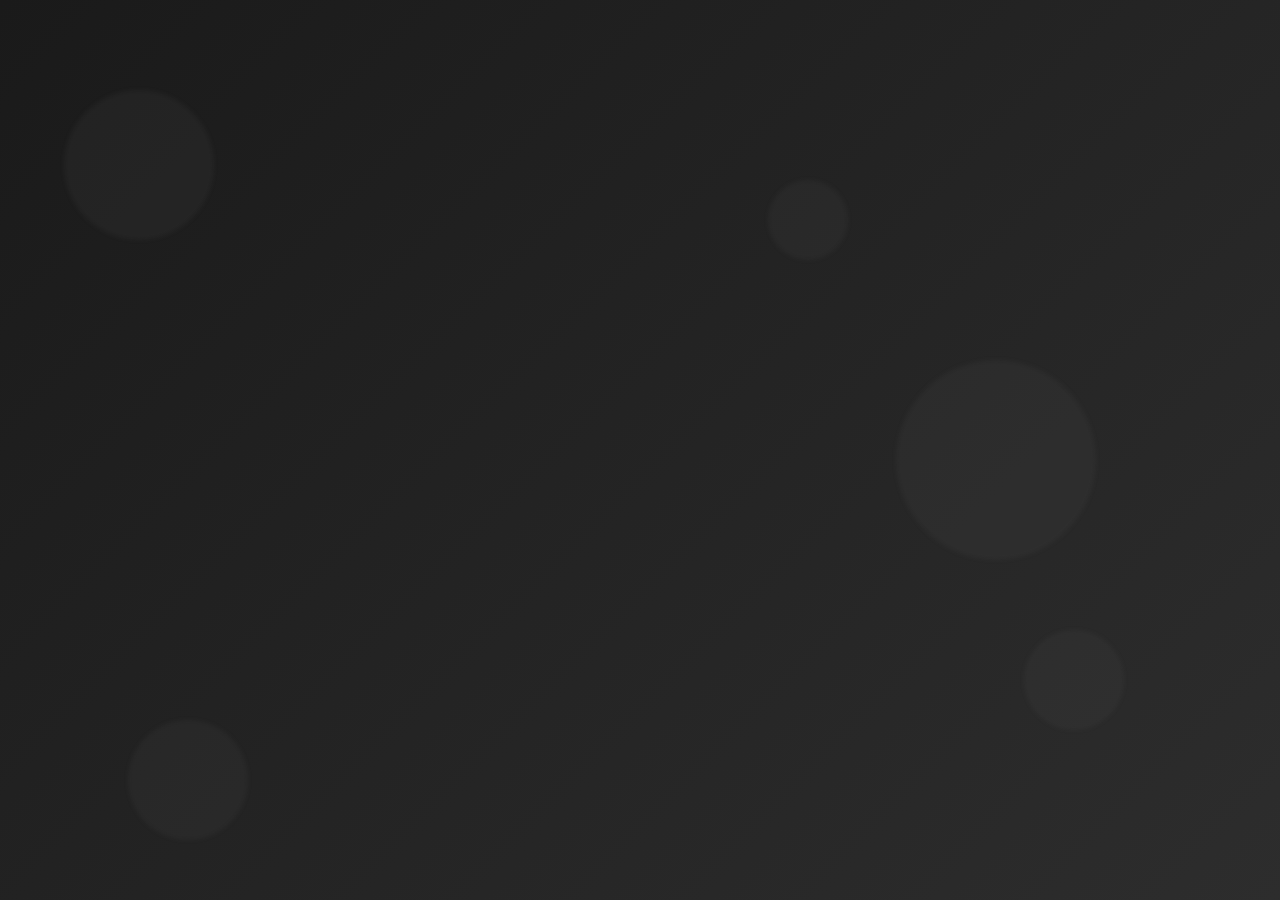
<file: err404.html>
<!DOCTYPE html>
<html lang="ru">
<head>
    <meta charset="UTF-8">
    <meta name="viewport" content="width=device-width, initial-scale=1.0">
    <title>Страница не найдена - Zima Hub</title>
    <link rel="stylesheet" href="https://cdnjs.cloudflare.com/ajax/libs/font-awesome/6.4.0/css/all.min.css">
    <style>
        * {
            margin: 0;
            padding: 0;
            box-sizing: border-box;
            font-family: 'Segoe UI', Tahoma, Geneva, Verdana, sans-serif;
        }

        body {
            background: linear-gradient(135deg, #1a1a1a, #2d2d2d);
            color: #e0e0e0;
            min-height: 100vh;
            display: flex;
            flex-direction: column;
            justify-content: center;
            align-items: center;
            padding: 20px;
            overflow: hidden;
            position: relative;
        }

        .container {
            max-width: 800px;
            text-align: center;
            z-index: 10;
            position: relative;
        }

        .error-code {
            font-size: 10rem;
            font-weight: 800;
            background: linear-gradient(to right, #a0a0a0, #d0d0d0);
            -webkit-background-clip: text;
            background-clip: text;
            color: transparent;
            text-shadow: 0 5px 15px rgba(0,0,0,0.3);
            margin-bottom: 20px;
            animation: float 6s ease-in-out infinite, blurFocus 2.5s ease-out forwards;
            line-height: 1;
            filter: blur(12px);
            opacity: 0;
        }

        @keyframes float {
            0%, 100% { transform: translateY(0); }
            50% { transform: translateY(-20px); }
        }

        @keyframes blurFocus {
            0% {
                filter: blur(20px);
                opacity: 0;
            }
            80% {
                filter: blur(3px);
                opacity: 1;
            }
            100% {
                filter: blur(2px); /* Только цифры 404 остаются слегка размытыми */
                opacity: 1;
            }
        }

        h1 {
            font-size: 2.5rem;
            margin-bottom: 20px;
            color: #e0e0e0;
            animation: fadeIn 1.5s ease-out 0.5s both;
            opacity: 0;
        }

        @keyframes fadeIn {
            from { 
                opacity: 0; 
                transform: translateY(20px); 
            }
            to { 
                opacity: 1; 
                transform: translateY(0); 
            }
        }

        .description {
            font-size: 1.2rem;
            color: #b0b0b0;
            max-width: 600px;
            margin: 0 auto 40px;
            line-height: 1.6;
            animation: fadeIn 2s ease-out 1s both;
            opacity: 0;
        }

        .btn {
            display: inline-block;
            background: linear-gradient(to right, #4a4a4a, #636363);
            color: white;
            padding: 14px 35px;
            border-radius: 8px;
            text-decoration: none;
            font-weight: 600;
            transition: all 0.3s ease;
            border: none;
            cursor: pointer;
            text-align: center;
            box-shadow: 0 4px 6px rgba(0,0,0,0.2);
            font-size: 1.1rem;
            animation: fadeIn 2.5s ease-out 1.5s both;
            opacity: 0;
            position: relative;
            overflow: hidden;
        }

        .btn:hover {
            background: linear-gradient(to right, #5a5a5a, #737373);
            box-shadow: 0 6px 12px rgba(0,0,0,0.3);
            transform: translateY(-3px);
        }

        .btn:after {
            content: '';
            position: absolute;
            top: 0;
            left: -100%;
            width: 100%;
            height: 100%;
            background: linear-gradient(90deg, transparent, rgba(255,255,255,0.2), transparent);
            transition: 0.5s;
        }

        .btn:hover:after {
            left: 100%;
        }

        /* Анимированный фон */
        .bg-animation {
            position: absolute;
            top: 0;
            left: 0;
            width: 100%;
            height: 100%;
            z-index: 1;
        }

        .floating-shape {
            position: absolute;
            border-radius: 50%;
            background: rgba(100, 100, 100, 0.1);
            animation: floatAround 20s infinite linear;
            filter: blur(2px); /* Только фоновые элементы размыты */
        }

        .shape-1 {
            width: 150px;
            height: 150px;
            top: 10%;
            left: 5%;
            animation-duration: 25s;
        }

        .shape-2 {
            width: 100px;
            height: 100px;
            top: 70%;
            left: 80%;
            animation-duration: 20s;
            animation-delay: 2s;
        }

        .shape-3 {
            width: 200px;
            height: 200px;
            top: 40%;
            left: 70%;
            animation-duration: 30s;
            animation-delay: 5s;
        }

        .shape-4 {
            width: 80px;
            height: 80px;
            top: 20%;
            left: 60%;
            animation-duration: 15s;
            animation-delay: 1s;
        }

        .shape-5 {
            width: 120px;
            height: 120px;
            top: 80%;
            left: 10%;
            animation-duration: 22s;
            animation-delay: 3s;
        }

        @keyframes floatAround {
            0% {
                transform: translate(0, 0) rotate(0deg);
            }
            25% {
                transform: translate(20px, 50px) rotate(90deg);
            }
            50% {
                transform: translate(-30px, 80px) rotate(180deg);
            }
            75% {
                transform: translate(40px, 30px) rotate(270deg);
            }
            100% {
                transform: translate(0, 0) rotate(360deg);
            }
        }

        /* Анимированный текст 404 */
        .error-digit {
            display: inline-block;
            position: relative;
        }

        .digit-4-1 {
            animation: digitPulse 3s infinite 2.5s;
        }

        .digit-0 {
            animation: digitPulse 3s infinite 3s;
        }

        .digit-4-2 {
            animation: digitPulse 3s infinite 3.5s;
        }

        @keyframes digitPulse {
            0%, 100% { transform: scale(1); }
            50% { transform: scale(1.1); }
        }

        /* Анимированная иконка */
        .search-icon {
            font-size: 5rem;
            margin-bottom: 30px;
            color: #b0b0b0;
            animation: searchPulse 4s infinite 2s, fadeInIcon 2s ease-out forwards;
            opacity: 0;
        }

        @keyframes fadeInIcon {
            0% {
                opacity: 0;
            }
            100% {
                opacity: 0.7;
            }
        }

        @keyframes searchPulse {
            0%, 100% { 
                transform: rotate(0deg) scale(1);
                opacity: 0.7;
            }
            25% { 
                transform: rotate(10deg) scale(1.1);
                opacity: 1;
            }
            50% { 
                transform: rotate(-5deg) scale(1.05);
                opacity: 0.8;
            }
            75% { 
                transform: rotate(5deg) scale(1.1);
                opacity: 1;
            }
        }

        /* Медиа-запросы для адаптивности */
        @media (max-width: 768px) {
            .error-code {
                font-size: 7rem;
            }
            
            h1 {
                font-size: 2rem;
            }
            
            .description {
                font-size: 1rem;
            }
            
            .search-icon {
                font-size: 4rem;
            }
        }

        @media (max-width: 480px) {
            .error-code {
                font-size: 5rem;
            }
            
            h1 {
                font-size: 1.5rem;
            }
        }
    </style>
</head>
<body>
    <div class="bg-animation">
        <div class="floating-shape shape-1"></div>
        <div class="floating-shape shape-2"></div>
        <div class="floating-shape shape-3"></div>
        <div class="floating-shape shape-4"></div>
        <div class="floating-shape shape-5"></div>
    </div>

    <div class="container">
        <div class="search-icon">
            <i class="fas fa-search"></i>
        </div>
        
        <div class="error-code">
            <span class="error-digit digit-4-1">4</span>
            <span class="error-digit digit-0">0</span>
            <span class="error-digit digit-4-2">4</span>
        </div>
        
        <h1>Страница не найдена</h1>
        
        <p class="description">
            К сожалению, запрашиваемая страница не существует или была перемещена. 
            Возможно, вы перешли по устаревшей ссылке или допустили опечатку в адресе.
        </p>
        
        <a href="index.html" class="btn">
            <i class="fas fa-arrow-left"></i> Вернуться на главную
        </a>
    </div>

    <script>
        // Дополнительная анимация при наведении на кнопку
        document.querySelector('.btn').addEventListener('mouseenter', function() {
            this.style.transform = 'translateY(-3px) scale(1.05)';
        });
        
        document.querySelector('.btn').addEventListener('mouseleave', function() {
            this.style.transform = 'translateY(0) scale(1)';
        });

        // Случайное мерцание фоновых элементов
        const shapes = document.querySelectorAll('.floating-shape');
        setInterval(() => {
            const randomShape = shapes[Math.floor(Math.random() * shapes.length)];
            randomShape.style.background = 'rgba(120, 120, 120, 0.15)';
            setTimeout(() => {
                randomShape.style.background = 'rgba(100, 100, 100, 0.1)';
            }, 500);
        }, 2000);

        // Динамическое изменение размытия при скролле (для эффекта параллакса)
        window.addEventListener('scroll', function() {
            const scrolled = window.pageYOffset;
            const rate = scrolled * -0.5;
            
            document.querySelector('.error-code').style.transform = `translateY(${rate}px)`;
            document.querySelector('h1').style.transform = `translateY(${rate * 0.7}px)`;
            document.querySelector('.description').style.transform = `translateY(${rate * 0.5}px)`;
        });
    </script>
</body>
</html>
</file>
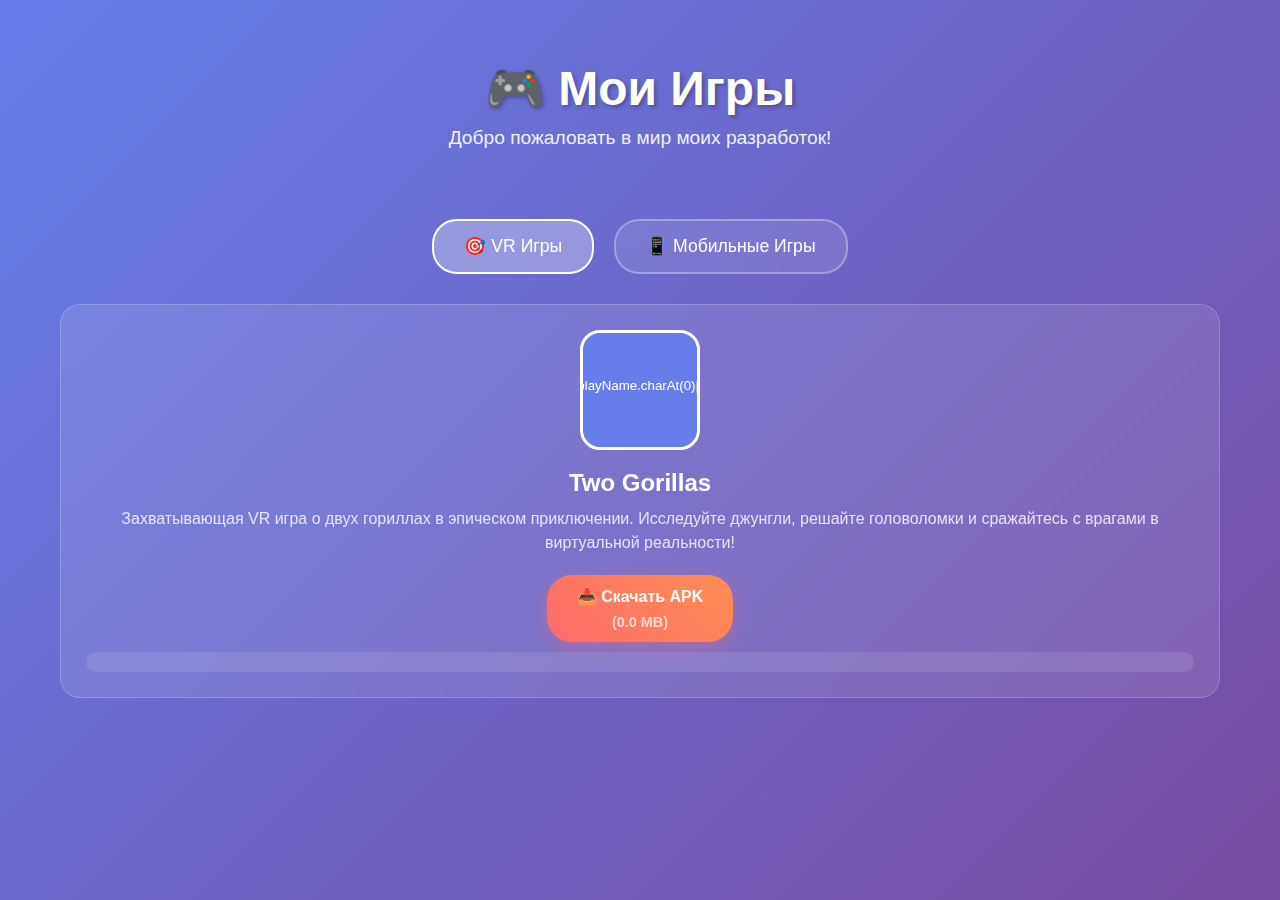
<file: index2.html>
<!DOCTYPE html>
<html lang="ru">
<head>
    <meta charset="UTF-8">
    <meta name="viewport" content="width=device-width, initial-scale=1.0">
    <title>Мои Игры - Artem5251</title>
    <style>
        * {
            margin: 0;
            padding: 0;
            box-sizing: border-box;
        }

        body {
            font-family: 'Arial', sans-serif;
            background: linear-gradient(135deg, #667eea 0%, #764ba2 100%);
            color: white;
            min-height: 100vh;
        }

        .container {
            max-width: 1200px;
            margin: 0 auto;
            padding: 20px;
        }

        header {
            text-align: center;
            padding: 40px 0;
        }

        h1 {
            font-size: 3em;
            margin-bottom: 10px;
            text-shadow: 2px 2px 4px rgba(0,0,0,0.3);
        }

        .subtitle {
            font-size: 1.2em;
            opacity: 0.9;
        }

        .tabs {
            display: flex;
            justify-content: center;
            margin: 30px 0;
            gap: 20px;
        }

        .tab-btn {
            padding: 15px 30px;
            background: rgba(255,255,255,0.1);
            border: 2px solid rgba(255,255,255,0.3);
            border-radius: 25px;
            color: white;
            font-size: 1.1em;
            cursor: pointer;
            transition: all 0.3s ease;
            backdrop-filter: blur(10px);
        }

        .tab-btn:hover {
            background: rgba(255,255,255,0.2);
            transform: translateY(-2px);
        }

        .tab-btn.active {
            background: rgba(255,255,255,0.3);
            border-color: white;
        }

        .tab-content {
            display: none;
            animation: fadeIn 0.5s ease;
        }

        .tab-content.active {
            display: block;
        }

        .games-grid {
            display: grid;
            grid-template-columns: repeat(auto-fit, minmax(350px, 1fr));
            gap: 30px;
            margin-top: 20px;
        }

        .game-card {
            background: rgba(255,255,255,0.1);
            border-radius: 20px;
            padding: 25px;
            text-align: center;
            backdrop-filter: blur(10px);
            border: 1px solid rgba(255,255,255,0.2);
            transition: transform 0.3s ease;
        }

        .game-card:hover {
            transform: translateY(-5px);
        }

        .game-avatar {
            width: 120px;
            height: 120px;
            border-radius: 20px;
            object-fit: cover;
            margin-bottom: 15px;
            border: 3px solid white;
        }

        .game-title {
            font-size: 1.5em;
            margin-bottom: 10px;
            color: white;
            text-transform: capitalize;
        }

        .game-description {
            color: rgba(255,255,255,0.8);
            margin-bottom: 20px;
            line-height: 1.5;
        }

        .download-btn {
            display: inline-block;
            padding: 12px 30px;
            background: linear-gradient(45deg, #FF6B6B, #FF8E53);
            color: white;
            text-decoration: none;
            border-radius: 25px;
            font-weight: bold;
            transition: all 0.3s ease;
            border: none;
            cursor: pointer;
            box-shadow: 0 4px 15px rgba(255,107,107,0.4);
        }

        .download-btn:hover {
            transform: scale(1.05);
            box-shadow: 0 6px 20px rgba(255,107,107,0.6);
        }

        .file-size {
            display: block;
            margin-top: 8px;
            font-size: 0.9em;
            color: rgba(255,255,255,0.7);
        }

        .empty-section {
            text-align: center;
            padding: 60px 20px;
            background: rgba(255,255,255,0.1);
            border-radius: 20px;
            backdrop-filter: blur(10px);
        }

        .empty-section h3 {
            font-size: 1.8em;
            margin-bottom: 15px;
        }

        .coming-soon {
            font-size: 5em;
            margin-bottom: 20px;
        }

        .download-status {
            margin-top: 10px;
            padding: 10px;
            background: rgba(255,255,255,0.1);
            border-radius: 10px;
            font-size: 0.9em;
        }

        @keyframes fadeIn {
            from { opacity: 0; transform: translateY(20px); }
            to { opacity: 1; transform: translateY(0); }
        }

        @media (max-width: 768px) {
            .tabs {
                flex-direction: column;
                align-items: center;
            }
            
            .tab-btn {
                width: 200px;
            }
            
            h1 {
                font-size: 2em;
            }
            
            .games-grid {
                grid-template-columns: 1fr;
            }
        }
    </style>
</head>
<body>
    <div class="container">
        <header>
            <h1>🎮 Мои Игры</h1>
            <p class="subtitle">Добро пожаловать в мир моих разработок!</p>
        </header>

        <div class="tabs">
            <button class="tab-btn active" onclick="openTab('vr')">🎯 VR Игры</button>
            <button class="tab-btn" onclick="openTab('mobile')">📱 Мобильные Игры</button>
        </div>

        <!-- Раздел VR игр -->
        <div id="vr" class="tab-content active">
            <div class="games-grid" id="vr-games">
                <!-- Игры будут добавляться автоматически -->
            </div>
        </div>

        <!-- Раздел мобильных игр -->
        <div id="mobile" class="tab-content">
            <div class="games-grid" id="mobile-games">
                <!-- Игры будут добавляться автоматически -->
            </div>
        </div>
    </div>

    <script>
        // Конфигурация игр
        const gamesConfig = {
            vr: [
                {
                    name: "two-gorillas",
                    displayName: "Two Gorillas",
                    description: "Захватывающая VR игра о двух гориллах в эпическом приключении. Исследуйте джунгли, решайте головоломки и сражайтесь с врагами в виртуальной реальности!",
                    apkFile: "games/vr/two-gorillas.apk",
                    imageFile: "games/vr/two-gorillas.png"
                }
                // Добавляйте новые игры здесь
            ],
            mobile: [
                // Мобильные игры будут добавляться автоматически
            ]
        };

        function openTab(tabName) {
            const tabContents = document.querySelectorAll('.tab-content');
            tabContents.forEach(tab => tab.classList.remove('active'));
            
            const tabBtns = document.querySelectorAll('.tab-btn');
            tabBtns.forEach(btn => btn.classList.remove('active'));
            
            document.getElementById(tabName).classList.add('active');
            event.currentTarget.classList.add('active');
        }

        function createGameCard(game, category) {
            const card = document.createElement('div');
            card.className = 'game-card';
            
            card.innerHTML = `
                <img src="${game.imageFile}" alt="${game.displayName}" class="game-avatar" 
                     onerror="this.src='[data-uri]'">
                <h3 class="game-title">${game.displayName}</h3>
                <p class="game-description">${game.description}</p>
                <a href="${game.apkFile}" class="download-btn" download onclick="trackDownload('${game.name}')">
                    📥 Скачать APK
                    <span class="file-size" id="size-${game.name}">(загрузка размера...)</span>
                </a>
                <div class="download-status" id="status-${game.name}"></div>
            `;
            
            return card;
        }

        function loadGames() {
            // Загружаем VR игры
            const vrContainer = document.getElementById('vr-games');
            gamesConfig.vr.forEach(game => {
                const card = createGameCard(game, 'vr');
                vrContainer.appendChild(card);
                getFileSize(game.apkFile, game.name);
            });

            // Загружаем мобильные игры
            const mobileContainer = document.getElementById('mobile-games');
            if (gamesConfig.mobile.length === 0) {
                mobileContainer.innerHTML = `
                    <div class="empty-section">
                        <div class="coming-soon">📱</div>
                        <h3>Скоро здесь появятся мобильные игры!</h3>
                        <p>В этом разделе скоро будут доступны игры для Android и iOS</p>
                    </div>
                `;
            } else {
                gamesConfig.mobile.forEach(game => {
                    const card = createGameCard(game, 'mobile');
                    mobileContainer.appendChild(card);
                    getFileSize(game.apkFile, game.name);
                });
            }
        }

        function getFileSize(filePath, gameName) {
            fetch(filePath, { method: 'HEAD' })
                .then(response => {
                    const size = response.headers.get('content-length');
                    if (size) {
                        const sizeMB = (size / (1024 * 1024)).toFixed(1);
                        document.getElementById(`size-${gameName}`).textContent = `(${sizeMB} MB)`;
                    }
                })
                .catch(() => {
                    document.getElementById(`size-${gameName}`).textContent = '(размер неизвестен)';
                });
        }

        function trackDownload(gameName) {
            const statusElement = document.getElementById(`status-${gameName}`);
            statusElement.innerHTML = '✅ Скачивание началось...';
            
            setTimeout(() => {
                statusElement.innerHTML = '📊 Скачивание в процессе...';
            }, 1000);
            
            setTimeout(() => {
                statusElement.innerHTML = '🎉 Скачивание завершено! Установите APK файл.';
            }, 3000);
        }

        // Автоматическое определение игр из структуры папок
        function autoDiscoverGames() {
            // В будущем можно добавить автоматическое сканирование папок
            // через GitHub API или при сборке сайта
            console.log('Автоопределение игр...');
        }

        // Загружаем игры при старте
        document.addEventListener('DOMContentLoaded', loadGames);
    </script>
</body>
</html>
</file>
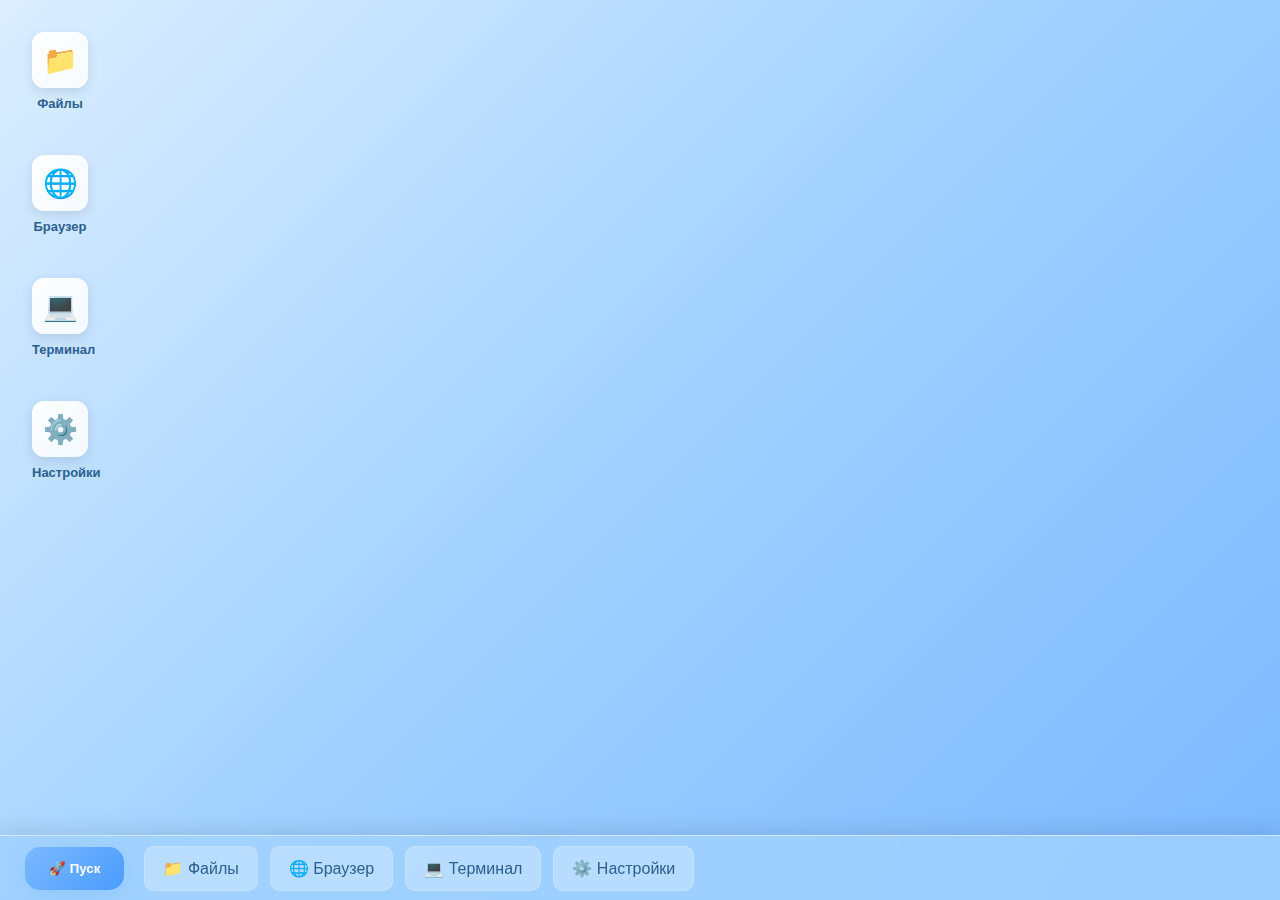
<file: web-version.html>
<!DOCTYPE html>
<html lang="ru">
<head>
    <meta charset="UTF-8">
    <meta name="viewport" content="width=device-width, initial-scale=1.0">
    <title>ZIMA OS Desktop</title>
    <style>
        * {
            margin: 0;
            padding: 0;
            box-sizing: border-box;
        }

        body {
            font-family: 'Segoe UI', Tahoma, Geneva, Verdana, sans-serif;
            background: linear-gradient(135deg, #DCEEFF 0%, #A0D1FF 50%, #7BB8FF 100%);
            height: 100vh;
            overflow: hidden;
            color: #2C5F8F;
        }

        .desktop {
            height: 100vh;
            position: relative;
        }

        /* Иконки на рабочем столе */
        .desktop-icons {
            position: absolute;
            top: 20px;
            left: 20px;
            display: flex;
            flex-direction: column;
            gap: 20px;
            z-index: 1;
        }

        .icon {
            width: 80px;
            text-align: center;
            cursor: pointer;
            transition: all 0.3s cubic-bezier(0.4, 0, 0.2, 1);
            padding: 12px;
            border-radius: 12px;
        }

        .icon:hover {
            background: rgba(255, 255, 255, 0.3);
            transform: translateY(-5px) scale(1.05);
            box-shadow: 0 8px 25px rgba(0, 0, 0, 0.15);
        }

        .icon-img {
            width: 56px;
            height: 56px;
            margin: 0 auto 8px;
            background: linear-gradient(135deg, rgba(255,255,255,0.95) 0%, rgba(255,255,255,0.8) 100%);
            border-radius: 12px;
            display: flex;
            align-items: center;
            justify-content: center;
            font-size: 28px;
            transition: all 0.3s ease;
            box-shadow: 0 4px 12px rgba(0, 0, 0, 0.1);
        }

        .icon:hover .icon-img {
            transform: scale(1.1);
            background: linear-gradient(135deg, #ffffff 0%, #f0f8ff 100%);
        }

        .icon-text {
            font-size: 13px;
            color: #2C5F8F;
            font-weight: 600;
        }

        /* Окна приложений */
        .window {
            position: absolute;
            width: 900px;
            height: 650px;
            background: rgba(255, 255, 255, 0.98);
            border-radius: 18px;
            box-shadow: 0 25px 50px rgba(0, 0, 0, 0.15);
            backdrop-filter: blur(10px);
            border: 1px solid rgba(255, 255, 255, 0.4);
            overflow: hidden;
            display: none;
            z-index: 100;
            opacity: 0;
            transform: scale(0.9) translateY(20px);
            transition: all 0.3s cubic-bezier(0.34, 1.56, 0.64, 1);
        }

        .window.active {
            display: block;
            opacity: 1;
            transform: scale(1) translateY(0);
        }

        .window-header {
            background: linear-gradient(135deg, #A0D1FF 0%, #7BB8FF 100%);
            padding: 15px 25px;
            color: white;
            font-weight: bold;
            display: flex;
            justify-content: space-between;
            align-items: center;
            font-size: 16px;
            user-select: none;
            cursor: move;
        }

        .window-controls {
            display: flex;
            gap: 12px;
        }

        .control-btn {
            width: 14px;
            height: 14px;
            border-radius: 50%;
            cursor: pointer;
            transition: all 0.2s ease;
        }

        .control-btn:hover {
            transform: scale(1.1);
        }

        .close { background: #FF5F57; }
        .minimize { background: #FFBD2E; }
        .maximize { background: #28CA42; }

        .window-content {
            height: calc(100% - 50px);
            overflow: hidden;
        }

        /* Стили для браузера */
        .browser-content {
            padding: 25px;
            height: 100%;
            display: flex;
            flex-direction: column;
            align-items: center;
            justify-content: center;
            text-align: center;
            background: linear-gradient(135deg, #f8fbff 0%, #e6f3ff 100%);
        }

        .browser-icon {
            font-size: 80px;
            margin-bottom: 20px;
        }

        .browser-search {
            width: 100%;
            max-width: 600px;
            margin: 20px 0;
        }

        .search-input {
            width: 100%;
            padding: 15px 25px;
            border: 2px solid #A0D1FF;
            border-radius: 30px;
            font-size: 16px;
            outline: none;
            box-shadow: 0 4px 15px rgba(160, 209, 255, 0.3);
            transition: all 0.3s ease;
        }

        .search-input:focus {
            border-color: #7BB8FF;
            box-shadow: 0 6px 20px rgba(123, 184, 255, 0.4);
        }

        .search-buttons {
            display: flex;
            gap: 10px;
            justify-content: center;
            margin-top: 15px;
        }

        .search-btn {
            padding: 12px 25px;
            background: linear-gradient(135deg, #7BB8FF 0%, #4A9CFF 100%);
            border: none;
            border-radius: 20px;
            color: white;
            cursor: pointer;
            font-weight: 600;
            transition: all 0.3s ease;
        }

        .search-btn:hover {
            transform: translateY(-2px);
            box-shadow: 0 6px 20px rgba(123, 184, 255, 0.4);
        }

        .quick-links {
            display: grid;
            grid-template-columns: repeat(4, 1fr);
            gap: 15px;
            margin-top: 30px;
            width: 100%;
            max-width: 600px;
        }

        .quick-link {
            padding: 20px;
            background: white;
            border-radius: 12px;
            cursor: pointer;
            transition: all 0.3s ease;
            border: 2px solid transparent;
            text-align: center;
        }

        .quick-link:hover {
            transform: translateY(-5px);
            border-color: #7BB8FF;
            box-shadow: 0 8px 25px rgba(123, 184, 255, 0.2);
        }

        .link-icon {
            font-size: 24px;
            margin-bottom: 8px;
        }

        .web-content {
            width: 100%;
            height: 100%;
            background: white;
            border-radius: 12px;
            padding: 20px;
            margin-top: 20px;
            text-align: left;
            display: none;
        }

        .web-content.active {
            display: block;
        }

        /* Стили для файлового менеджера */
        .files-content {
            padding: 20px;
            height: calc(100% - 50px);
            display: flex;
            flex-direction: column;
            overflow: hidden;
        }

        .files-toolbar {
            display: flex;
            gap: 10px;
            margin-bottom: 20px;
            padding-bottom: 15px;
            border-bottom: 2px solid #e6f3ff;
        }

        .files-btn {
            padding: 10px 20px;
            background: linear-gradient(135deg, #7BB8FF 0%, #4A9CFF 100%);
            border: none;
            border-radius: 8px;
            color: white;
            cursor: pointer;
            font-weight: 600;
            transition: all 0.3s ease;
        }

        .files-btn:hover {
            transform: translateY(-2px);
        }

        .file-list-container {
            flex: 1;
            overflow-y: auto;
            padding: 10px;
            margin: -10px;
        }

        .file-list {
            display: grid;
            grid-template-columns: repeat(auto-fill, minmax(130px, 1fr));
            gap: 15px;
        }

        .file-item {
            text-align: center;
            padding: 20px 15px;
            background: rgba(160, 209, 255, 0.1);
            border-radius: 12px;
            cursor: pointer;
            transition: all 0.3s ease;
            border: 2px solid transparent;
            min-height: 120px;
            display: flex;
            flex-direction: column;
            justify-content: center;
            align-items: center;
            position: relative;
        }

        .file-item:hover {
            background: rgba(160, 209, 255, 0.2);
            transform: translateY(-5px);
            border-color: #7BB8FF;
        }

        .file-item.selected {
            background: rgba(123, 184, 255, 0.3);
            border-color: #4A9CFF;
        }

        .file-icon {
            font-size: 36px;
            margin-bottom: 10px;
        }

        .file-name {
            font-size: 12px;
            font-weight: 600;
            color: #2C5F8F;
            word-break: break-word;
            max-width: 100px;
        }

        .file-context-menu {
            position: absolute;
            background: white;
            border-radius: 8px;
            box-shadow: 0 8px 25px rgba(0, 0, 0, 0.15);
            padding: 8px 0;
            z-index: 1000;
            display: none;
        }

        .context-item {
            padding: 10px 20px;
            cursor: pointer;
            transition: background 0.2s ease;
        }

        .context-item:hover {
            background: #f0f8ff;
        }

        /* Стили для терминала */
        .terminal-content {
            background: #1a1a1a;
            color: #00ff00;
            height: 100%;
            padding: 20px;
            font-family: 'Courier New', monospace;
            overflow-y: auto;
            display: flex;
            flex-direction: column;
        }

        .terminal-output {
            flex: 1;
            overflow-y: auto;
            margin-bottom: 10px;
        }

        .terminal-line {
            margin-bottom: 8px;
            line-height: 1.4;
        }

        .terminal-prompt {
            color: #7BB8FF;
            font-weight: bold;
        }

        .terminal-input-line {
            display: flex;
            align-items: center;
            gap: 8px;
        }

        .terminal-input {
            background: transparent;
            border: none;
            color: #00ff00;
            font-family: 'Courier New', monospace;
            font-size: 14px;
            outline: none;
            flex: 1;
        }

        .command-output {
            color: #cccccc;
            margin-left: 20px;
        }

        /* Стили для настроек */
        .settings-content {
            padding: 25px;
            height: 100%;
            overflow-y: auto;
            background: linear-gradient(135deg, #f8fbff 0%, #e6f3ff 100%);
        }

        .settings-category {
            margin-bottom: 30px;
        }

        .settings-title {
            font-size: 20px;
            font-weight: bold;
            margin-bottom: 15px;
            color: #2C5F8F;
            display: flex;
            align-items: center;
            gap: 10px;
        }

        .settings-grid {
            display: grid;
            grid-template-columns: repeat(auto-fit, minmax(300px, 1fr));
            gap: 15px;
        }

        .setting-item {
            background: white;
            padding: 20px;
            border-radius: 12px;
            border: 2px solid transparent;
            transition: all 0.3s ease;
            cursor: pointer;
        }

        .setting-item:hover {
            border-color: #7BB8FF;
            transform: translateY(-2px);
            box-shadow: 0 4px 15px rgba(123, 184, 255, 0.2);
        }

        .setting-header {
            display: flex;
            align-items: center;
            gap: 12px;
            margin-bottom: 10px;
        }

        .setting-icon {
            font-size: 24px;
        }

        .setting-name {
            font-weight: 600;
            color: #2C5F8F;
        }

        .setting-desc {
            font-size: 14px;
            color: #666;
            line-height: 1.4;
        }

        /* Меню Пуск */
        .start-menu {
            position: absolute;
            bottom: 75px;
            left: 25px;
            width: 400px;
            background: rgba(255, 255, 255, 0.95);
            backdrop-filter: blur(20px);
            border-radius: 18px;
            box-shadow: 0 20px 40px rgba(0, 0, 0, 0.15);
            border: 1px solid rgba(255, 255, 255, 0.4);
            display: none;
            z-index: 10000;
            overflow: hidden;
            opacity: 0;
            transform: translateY(20px);
            transition: all 0.3s cubic-bezier(0.34, 1.56, 0.64, 1);
        }

        .start-menu.active {
            display: block;
            opacity: 1;
            transform: translateY(0);
        }

        .start-header {
            background: linear-gradient(135deg, #A0D1FF 0%, #7BB8FF 100%);
            padding: 25px;
            color: white;
        }

        .start-user {
            font-size: 18px;
            font-weight: bold;
            margin-bottom: 5px;
        }

        .start-status {
            font-size: 14px;
            opacity: 0.9;
        }

        .start-apps {
            padding: 20px;
            display: grid;
            grid-template-columns: repeat(3, 1fr);
            gap: 15px;
        }

        .start-app {
            text-align: center;
            padding: 15px;
            border-radius: 12px;
            cursor: pointer;
            transition: all 0.3s ease;
        }

        .start-app:hover {
            background: rgba(160, 209, 255, 0.2);
            transform: scale(1.05);
        }

        .start-app-icon {
            font-size: 32px;
            margin-bottom: 8px;
        }

        .start-app-name {
            font-size: 12px;
            font-weight: 600;
            color: #2C5F8F;
        }

        .start-footer {
            padding: 15px 25px;
            background: rgba(160, 209, 255, 0.1);
            border-top: 1px solid rgba(160, 209, 255, 0.3);
            display: flex;
            justify-content: space-between;
        }

        .power-btn {
            padding: 8px 16px;
            background: linear-gradient(135deg, #FF6B6B 0%, #FF8E8E 100%);
            border: none;
            border-radius: 8px;
            color: white;
            cursor: pointer;
            font-weight: 600;
            transition: all 0.3s ease;
        }

        .power-btn:hover {
            transform: scale(1.05);
        }

        /* Уведомления */
        .notification {
            position: fixed;
            top: 20px;
            right: 20px;
            background: linear-gradient(135deg, #4A9CFF 0%, #7BB8FF 100%);
            color: white;
            padding: 15px 25px;
            border-radius: 12px;
            box-shadow: 0 8px 25px rgba(0, 0, 0, 0.15);
            z-index: 10000;
            transform: translateX(400px);
            transition: transform 0.4s cubic-bezier(0.34, 1.56, 0.64, 1);
        }

        .notification.show {
            transform: translateX(0);
        }

        /* Панель задач */
        .taskbar {
            position: absolute;
            bottom: 0;
            left: 0;
            right: 0;
            height: 65px;
            background: rgba(160, 209, 255, 0.85);
            backdrop-filter: blur(20px);
            border-top: 1px solid rgba(255, 255, 255, 0.5);
            display: flex;
            align-items: center;
            padding: 0 25px;
            gap: 20px;
            box-shadow: 0 -5px 20px rgba(0, 0, 0, 0.1);
            z-index: 1000;
        }

        .start-btn {
            background: linear-gradient(135deg, #7BB8FF 0%, #4A9CFF 100%);
            border: none;
            border-radius: 15px;
            padding: 14px 24px;
            color: white;
            font-weight: bold;
            cursor: pointer;
            transition: all 0.3s ease;
            box-shadow: 0 6px 20px rgba(123, 184, 255, 0.4);
        }

        .start-btn:hover {
            transform: scale(1.05);
        }

        .taskbar-apps {
            display: flex;
            gap: 12px;
            flex-grow: 1;
        }

        .taskbar-app {
            padding: 12px 18px;
            background: rgba(255, 255, 255, 0.25);
            border-radius: 10px;
            cursor: pointer;
            transition: all 0.3s ease;
            font-weight: 500;
            border: 1px solid rgba(255, 255, 255, 0.2);
        }

        .taskbar-app.active {
            background: rgba(255, 255, 255, 0.5);
        }

        .taskbar-app:hover {
            background: rgba(255, 255, 255, 0.4);
            transform: translateY(-2px);
        }

        /* Стили для скроллбара */
        ::-webkit-scrollbar {
            width: 8px;
        }

        ::-webkit-scrollbar-track {
            background: rgba(160, 209, 255, 0.1);
            border-radius: 4px;
        }

        ::-webkit-scrollbar-thumb {
            background: #7BB8FF;
            border-radius: 4px;
        }
    </style>
</head>
<body>
    <div class="desktop">
        <!-- Иконки рабочего стола -->
        <div class="desktop-icons">
            <div class="icon" data-app="files">
                <div class="icon-img">📁</div>
                <div class="icon-text">Файлы</div>
            </div>
            <div class="icon" data-app="browser">
                <div class="icon-img">🌐</div>
                <div class="icon-text">Браузер</div>
            </div>
            <div class="icon" data-app="terminal">
                <div class="icon-img">💻</div>
                <div class="icon-text">Терминал</div>
            </div>
            <div class="icon" data-app="settings">
                <div class="icon-img">⚙️</div>
                <div class="icon-text">Настройки</div>
            </div>
        </div>

        <!-- Окно файлового менеджера -->
        <div class="window" id="files-window">
            <div class="window-header">
                <span>📁 Файловый менеджер</span>
                <div class="window-controls">
                    <div class="control-btn close" data-window="files"></div>
                    <div class="control-btn minimize"></div>
                    <div class="control-btn maximize"></div>
                </div>
            </div>
            <div class="files-content">
                <div class="files-toolbar">
                    <button class="files-btn" onclick="createNewFile()">📄 Новый файл</button>
                    <button class="files-btn" onclick="createNewFolder()">📁 Новая папка</button>
                    <button class="files-btn" onclick="deleteSelected()">🗑️ Удалить</button>
                    <button class="files-btn" onclick="renameSelected()">✏️ Переименовать</button>
                </div>
                <div class="file-list-container">
                    <div class="file-list" id="file-list"></div>
                </div>
            </div>
        </div>

        <!-- Окно браузера -->
        <div class="window" id="browser-window">
            <div class="window-header">
                <span>🌐 ZIMA Browser</span>
                <div class="window-controls">
                    <div class="control-btn close" data-window="browser"></div>
                    <div class="control-btn minimize"></div>
                    <div class="control-btn maximize"></div>
                </div>
            </div>
            <div class="window-content">
                <div class="browser-content">
                    <div class="browser-icon">🌐</div>
                    <h1>ZIMA Browser</h1>
                    <p>Безопасный и быстрый браузер</p>
                    
                    <div class="browser-search">
                        <input type="text" class="search-input" id="search-input" 
                               placeholder="Введите поисковый запрос или URL..."
                               onkeypress="handleSearchEnter(event)">
                        <div class="search-buttons">
                            <button class="search-btn" onclick="searchWeb()">🔍 Поиск Google</button>
                            <button class="search-btn" onclick="openWebsite()">🌐 Открыть сайт</button>
                        </div>
                    </div>

                    <div class="quick-links">
                        <div class="quick-link" onclick="openQuickLink('google')">
                            <div class="link-icon">🔍</div>
                            <div>Google</div>
                        </div>
                        <div class="quick-link" onclick="openQuickLink('youtube')">
                            <div class="link-icon">📺</div>
                            <div>YouTube</div>
                        </div>
                        <div class="quick-link" onclick="openQuickLink('github')">
                            <div class="link-icon">💻</div>
                            <div>GitHub</div>
                        </div>
                        <div class="quick-link" onclick="openQuickLink('wikipedia')">
                            <div class="link-icon">📚</div>
                            <div>Wikipedia</div>
                        </div>
                    </div>

                    <div class="web-content" id="web-content">
                        <div id="web-content-inner"></div>
                    </div>
                </div>
            </div>
        </div>

        <!-- Окно терминала -->
        <div class="window" id="terminal-window">
            <div class="window-header">
                <span>💻 Терминал ZIMA</span>
                <div class="window-controls">
                    <div class="control-btn close" data-window="terminal"></div>
                    <div class="control-btn minimize"></div>
                    <div class="control-btn maximize"></div>
                </div>
            </div>
            <div class="window-content">
                <div class="terminal-content">
                    <div class="terminal-output" id="terminal-output"></div>
                    <div class="terminal-input-line">
                        <span class="terminal-prompt">user@zima-os:~$ </span>
                        <input type="text" class="terminal-input" id="terminal-input" autofocus>
                    </div>
                </div>
            </div>
        </div>

        <!-- Окно настроек -->
        <div class="window" id="settings-window">
            <div class="window-header">
                <span>⚙️ Настройки системы</span>
                <div class="window-controls">
                    <div class="control-btn close" data-window="settings"></div>
                    <div class="control-btn minimize"></div>
                    <div class="control-btn maximize"></div>
                </div>
            </div>
            <div class="window-content">
                <div class="settings-content">
                    <div class="settings-category">
                        <div class="settings-title">🎨 Внешний вид</div>
                        <div class="settings-grid">
                            <div class="setting-item" onclick="changeTheme('light')">
                                <div class="setting-header">
                                    <div class="setting-icon">☀️</div>
                                    <div class="setting-name">Светлая тема</div>
                                </div>
                                <div class="setting-desc">Классическая светлая цветовая схема</div>
                            </div>
                            <div class="setting-item" onclick="changeTheme('dark')">
                                <div class="setting-header">
                                    <div class="setting-icon">🌙</div>
                                    <div class="setting-name">Темная тема</div>
                                </div>
                                <div class="setting-desc">Комфортная темная цветовая схема</div>
                            </div>
                            <div class="setting-item" onclick="changeWallpaper()">
                                <div class="setting-header">
                                    <div class="setting-icon">🖼️</div>
                                    <div class="setting-name">Обои</div>
                                </div>
                                <div class="setting-desc">Изменить фоновое изображение</div>
                            </div>
                        </div>
                    </div>

                    <div class="settings-category">
                        <div class="settings-title">🔒 Безопасность</div>
                        <div class="settings-grid">
                            <div class="setting-item" onclick="toggleFirewall()">
                                <div class="setting-header">
                                    <div class="setting-icon">🛡️</div>
                                    <div class="setting-name">Фаервол</div>
                                </div>
                                <div class="setting-desc">Включить защиту сети</div>
                            </div>
                            <div class="setting-item" onclick="runVirusScan()">
                                <div class="setting-header">
                                    <div class="setting-icon">🔍</div>
                                    <div class="setting-name">Проверка системы</div>
                                </div>
                                <div class="setting-desc">Запустить антивирусное сканирование</div>
                            </div>
                        </div>
                    </div>

                    <div class="settings-category">
                        <div class="settings-title">⚡ Система</div>
                        <div class="settings-grid">
                            <div class="setting-item" onclick="showSystemInfo()">
                                <div class="setting-header">
                                    <div class="setting-icon">💻</div>
                                    <div class="setting-name">О системе</div>
                                </div>
                                <div class="setting-desc">Информация о ZIMA OS</div>
                            </div>
                            <div class="setting-item" onclick="updateSystem()">
                                <div class="setting-header">
                                    <div class="setting-icon">🔄</div>
                                    <div class="setting-name">Обновления</div>
                                </div>
                                <div class="setting-desc">Проверить обновления системы</div>
                            </div>
                            <div class="setting-item" onclick="openTaskManager()">
                                <div class="setting-header">
                                    <div class="setting-icon">📊</div>
                                    <div class="setting-name">Диспетчер задач</div>
                                </div>
                                <div class="setting-desc">Управление процессами системы</div>
                            </div>
                        </div>
                    </div>
                </div>
            </div>
        </div>

        <!-- Меню Пуск -->
        <div class="start-menu" id="start-menu">
            <div class="start-header">
                <div class="start-user">👤 Пользователь ZIMA</div>
                <div class="start-status">ZIMA OS v1.0 - Все системы работают</div>
            </div>
            <div class="start-apps">
                <div class="start-app" data-app="files">
                    <div class="start-app-icon">📁</div>
                    <div class="start-app-name">Файлы</div>
                </div>
                <div class="start-app" data-app="browser">
                    <div class="start-app-icon">🌐</div>
                    <div class="start-app-name">Браузер</div>
                </div>
                <div class="start-app" data-app="terminal">
                    <div class="start-app-icon">💻</div>
                    <div class="start-app-name">Терминал</div>
                </div>
                <div class="start-app" data-app="settings">
                    <div class="start-app-icon">⚙️</div>
                    <div class="start-app-name">Настройки</div>
                </div>
                <div class="start-app" onclick="openCalculator()">
                    <div class="start-app-icon">🧮</div>
                    <div class="start-app-name">Калькулятор</div>
                </div>
                <div class="start-app" onclick="openNotepad()">
                    <div class="start-app-icon">📝</div>
                    <div class="start-app-name">Блокнот</div>
                </div>
            </div>
            <div class="start-footer">
                <div>🚀 ZIMA OS</div>
                <button class="power-btn" onclick="shutdown()">⏻ Выключение</button>
            </div>
        </div>

        <!-- Контекстное меню -->
        <div class="file-context-menu" id="context-menu">
            <div class="context-item" onclick="renameSelected()">✏️ Переименовать</div>
            <div class="context-item" onclick="deleteSelected()">🗑️ Удалить</div>
            <div class="context-item" onclick="showFileProperties()">ℹ️ Свойства</div>
        </div>

        <!-- Уведомления -->
        <div class="notification" id="notification">
            <div id="notification-text">Сообщение</div>
        </div>

        <!-- Панель задач -->
        <div class="taskbar">
            <button class="start-btn" onclick="toggleStartMenu()">🚀 Пуск</button>
            <div class="taskbar-apps">
                <div class="taskbar-app" data-app="files">📁 Файлы</div>
                <div class="taskbar-app" data-app="browser">🌐 Браузер</div>
                <div class="taskbar-app" data-app="terminal">💻 Терминал</div>
                <div class="taskbar-app" data-app="settings">⚙️ Настройки</div>
            </div>
        </div>
    </div>

    <script>
        // Глобальные переменные
        let selectedFile = null;
        let fileCounter = 1;
        let folderCounter = 1;

        // База данных файлов
        const virtualFileSystem = {
            files: [
                {
                    id: 1,
                    name: "Добро пожаловать.txt",
                    type: "text",
                    icon: "📄",
                    content: "Добро пожаловать в ZIMA OS!\n\nЭто демонстрационная операционная система с полнофункциональным файловым менеджером, браузером, терминалом и настройками.\n\nВсе элементы полностью кликабельны и работают!",
                    size: "2.1 KB",
                    created: new Date().toLocaleString('ru-RU')
                },
                {
                    id: 2,
                    name: "Мои заметки.md",
                    type: "text",
                    icon: "📝",
                    content: "# Мои заметки\n\n## Достижения:\n- ✅ Файловый менеджер работает\n- ✅ Браузер функционирует\n- ✅ Терминал активен\n- ✅ Настройки доступны\n- ✅ Меню Пуск плавное\n\n## Планы:\n- Создать новые приложения\n- Добавить больше функций\n- Улучшить дизайн",
                    size: "1.8 KB",
                    created: new Date().toLocaleString('ru-RU')
                },
                {
                    id: 3,
                    name: "Документы",
                    type: "folder",
                    icon: "📁",
                    content: "Папка с важными документами",
                    size: "4 KB",
                    created: new Date().toLocaleString('ru-RU')
                }
            ]
        };

        // Инициализация файловой системы
        function initializeFileSystem() {
            const fileList = document.getElementById('file-list');
            fileList.innerHTML = '';

            virtualFileSystem.files.forEach(file => {
                const fileItem = document.createElement('div');
                fileItem.className = 'file-item';
                fileItem.dataset.id = file.id;
                fileItem.onclick = (e) => {
                    e.stopPropagation();
                    selectFile(file.id);
                };
                fileItem.oncontextmenu = (e) => {
                    e.preventDefault();
                    showContextMenu(e, file.id);
                };
                
                fileItem.innerHTML = `
                    <div class="file-icon">${file.icon}</div>
                    <div class="file-name">${file.name}</div>
                `;
                
                fileList.appendChild(fileItem);
            });
        }

        // Функции для файлового менеджера
        function createNewFile() {
            const newFile = {
                id: Date.now(),
                name: `Новый файл ${fileCounter++}.txt`,
                type: "text",
                icon: "📄",
                content: "Это новый файл, созданный в ZIMA OS.\n\nВы можете редактировать это содержимое через контекстное меню.",
                size: "1 KB",
                created: new Date().toLocaleString('ru-RU')
            };
            
            virtualFileSystem.files.push(newFile);
            initializeFileSystem();
            showNotification(`📄 Создан новый файл: "${newFile.name}"`);
        }

        function createNewFolder() {
            const newFolder = {
                id: Date.now(),
                name: `Новая папка ${folderCounter++}`,
                type: "folder",
                icon: "📁",
                content: "Это новая папка для организации файлов.",
                size: "4 KB",
                created: new Date().toLocaleString('ru-RU')
            };
            
            virtualFileSystem.files.push(newFolder);
            initializeFileSystem();
            showNotification(`📁 Создана новая папка: "${newFolder.name}"`);
        }

        function selectFile(fileId) {
            // Снимаем выделение со всех файлов
            document.querySelectorAll('.file-item').forEach(item => {
                item.classList.remove('selected');
            });
            
            // Выделяем выбранный файл
            const selectedItem = document.querySelector(`.file-item[data-id="${fileId}"]`);
            if (selectedItem) {
                selectedItem.classList.add('selected');
                selectedFile = virtualFileSystem.files.find(f => f.id == fileId);
            }
        }

        function showContextMenu(e, fileId) {
            selectFile(fileId);
            const contextMenu = document.getElementById('context-menu');
            contextMenu.style.display = 'block';
            contextMenu.style.left = e.pageX + 'px';
            contextMenu.style.top = e.pageY + 'px';
            
            // Скрываем контекстное меню при клике вне его
            setTimeout(() => {
                document.addEventListener('click', hideContextMenu);
            }, 100);
        }

        function hideContextMenu() {
            const contextMenu = document.getElementById('context-menu');
            contextMenu.style.display = 'none';
            document.removeEventListener('click', hideContextMenu);
        }

        function renameSelected() {
            if (!selectedFile) {
                showNotification("❌ Выберите файл для переименования");
                return;
            }
            
            const newName = prompt("Введите новое имя:", selectedFile.name);
            if (newName && newName.trim() !== '') {
                selectedFile.name = newName.trim();
                initializeFileSystem();
                showNotification(`✏️ Файл переименован в: "${newName}"`);
            }
        }

        function deleteSelected() {
            if (!selectedFile) {
                showNotification("❌ Выберите файл для удаления");
                return;
            }
            
            if (confirm(`Удалить "${selectedFile.name}"?`)) {
                const index = virtualFileSystem.files.findIndex(f => f.id === selectedFile.id);
                if (index !== -1) {
                    virtualFileSystem.files.splice(index, 1);
                    initializeFileSystem();
                    selectedFile = null;
                    showNotification(`🗑️ Файл "${selectedFile.name}" удален`);
                }
            }
        }

        function showFileProperties() {
            if (!selectedFile) {
                showNotification("❌ Выберите файл для просмотра свойств");
                return;
            }
            
            alert(`Свойства файла:\n\nИмя: ${selectedFile.name}\nТип: ${selectedFile.type}\nРазмер: ${selectedFile.size}\nСоздан: ${selectedFile.created}`);
        }

        // Функции для браузера
        function handleSearchEnter(event) {
            if (event.key === 'Enter') {
                searchWeb();
            }
        }

        function searchWeb() {
            const query = document.getElementById('search-input').value.trim();
            if (!query) {
                showNotification("❌ Введите поисковый запрос");
                return;
            }
            
            showWebContent(`
                <h2>🔍 Результаты поиска: "${query}"</h2>
                <div style="margin-top: 20px;">
                    <div style="background: #f8f9fa; padding: 15px; border-radius: 8px; margin: 10px 0;">
                        <h3 style="color: #1a0dab; margin: 0 0 5px 0;">Результат 1 по запросу "${query}"</h3>
                        <p style="color: #006621; margin: 0 0 5px 0;">https://www.example.com/search?q=${encodeURIComponent(query)}</p>
                        <p style="color: #545454; margin: 0;">Это демонстрационная страница результатов поиска. В реальной системе здесь были бы результаты из Google.</p>
                    </div>
                    <div style="background: #f8f9fa; padding: 15px; border-radius: 8px; margin: 10px 0;">
                        <h3 style="color: #1a0dab; margin: 0 0 5px 0;">Веб-сайты по теме "${query}"</h3>
                        <p style="color: #006621; margin: 0 0 5px 0;">https://www.${query.toLowerCase()}.com</p>
                        <p style="color: #545454; margin: 0;">Информационный сайт о ${query}.</p>
                    </div>
                </div>
            `);
            
            showNotification(`🔍 Выполнен поиск: "${query}"`);
        }

        function openWebsite() {
            const url = document.getElementById('search-input').value.trim();
            if (!url) {
                showNotification("❌ Введите URL сайта");
                return;
            }
            
            showWebContent(`
                <h2>🌐 Сайт: ${url}</h2>
                <div style="margin-top: 20px;">
                    <div style="background: #e6f3ff; padding: 20px; border-radius: 8px; text-align: center;">
                        <div style="font-size: 48px; margin-bottom: 10px;">🚀</div>
                        <h3>Демонстрационная страница</h3>
                        <p>В реальной системе здесь был бы загружен сайт: <strong>${url}</strong></p>
                        <p>Это демо-версия браузера ZIMA OS с виртуальным веб-сёрфингом.</p>
                    </div>
                </div>
            `);
            
            showNotification(`🌐 Открыт сайт: ${url}`);
        }

        function openQuickLink(service) {
            const services = {
                'google': { name: 'Google', content: '🔍 Главная страница Google поиска' },
                'youtube': { name: 'YouTube', content: '📺 Видеохостинг YouTube' },
                'github': { name: 'GitHub', content: '💻 Платформа для разработчиков GitHub' },
                'wikipedia': { name: 'Wikipedia', content: '📚 Свободная энциклопедия Wikipedia' }
            };
            
            const serviceInfo = services[service];
            showWebContent(`
                <h2>${serviceInfo.name}</h2>
                <div style="margin-top: 20px;">
                    <div style="background: #f8f9fa; padding: 30px; border-radius: 8px; text-align: center;">
                        <div style="font-size: 64px; margin-bottom: 20px;">${serviceInfo.name === 'Google' ? '🔍' : serviceInfo.name === 'YouTube' ? '📺' : serviceInfo.name === 'GitHub' ? '💻' : '📚'}</div>
                        <h3>Добро пожаловать на ${serviceInfo.name}</h3>
                        <p>${serviceInfo.content}</p>
                        <p style="color: #666; margin-top: 20px;">Это демонстрационная страница. В реальном браузере вы бы попали на настоящий сайт.</p>
                    </div>
                </div>
            `);
            
            document.getElementById('search-input').value = serviceInfo.name;
            showNotification(`🌐 Открыт ${serviceInfo.name}`);
        }

        function showWebContent(content) {
            const webContent = document.getElementById('web-content');
            const webContentInner = document.getElementById('web-content-inner');
            
            webContentInner.innerHTML = content;
            webContent.classList.add('active');
        }

        // Функции для терминала
        const terminalInput = document.getElementById('terminal-input');
        const terminalOutput = document.getElementById('terminal-output');

        // Добавляем начальное сообщение
        terminalOutput.innerHTML = `
            <div class="terminal-line">
                <span class="terminal-prompt">user@zima-os:~$ </span>
                <span>Добро пожаловать в терминал ZIMA OS v1.0</span>
            </div>
            <div class="terminal-line">
                <span class="terminal-prompt">user@zima-os:~$ </span>
                <span>Введите 'help' для списка команд</span>
            </div>
        `;

        terminalInput.addEventListener('keypress', function(e) {
            if (e.key === 'Enter') {
                const command = this.value.trim();
                this.value = '';
                
                if (command) {
                    // Добавляем команду в вывод
                    const commandLine = document.createElement('div');
                    commandLine.className = 'terminal-line';
                    commandLine.innerHTML = `<span class="terminal-prompt">user@zima-os:~$ </span>${command}`;
                    terminalOutput.appendChild(commandLine);
                    
                    // Обрабатываем команду
                    handleTerminalCommand(command);
                    
                    // Прокручиваем вниз
                    terminalOutput.scrollTop = terminalOutput.scrollHeight;
                }
            }
        });

        function handleTerminalCommand(command) {
            let output = '';
            
            switch(command.toLowerCase()) {
                case 'help':
                    output = `
Доступные команды:
<span style="color: #7BB8FF;">help</span>      - показать эту справку
<span style="color: #7BB8FF;">clear</span>     - очистить терминал
<span style="color: #7BB8FF;">ls</span>        - список файлов
<span style="color: #7BB8FF;">neofetch</span>  - информация о системе
<span style="color: #7BB8FF;">date</span>      - текущая дата и время
<span style="color: #7BB8FF;">echo</span>      - вывод текста
<span style="color: #7BB8FF;">pwd</span>       - текущая директория
                    `;
                    break;
                case 'clear':
                    terminalOutput.innerHTML = '';
                    return;
                case 'ls':
                    output = virtualFileSystem.files.map(f => 
                        `<span style="color: ${f.type === 'folder' ? '#7BB8FF' : '#00ff00'};">${f.name}</span>`
                    ).join('<br>');
                    break;
                case 'neofetch':
                    output = `
<span style="color: #7BB8FF;">╭──────────────────────────────────────────╮</span>
<span style="color: #7BB8FF;">│</span>  <span style="color: #00ff00;">ZIMA OS v1.0</span>                           <span style="color: #7BB8FF;">│</span>
<span style="color: #7BB8FF;">├──────────────────────────────────────────┤</span>
<span style="color: #7BB8FF;">│</span>  OS: ZIMA OS x86_64                     <span style="color: #7BB8FF;">│</span>
<span style="color: #7BB8FF;">│</span>  Host: Virtual Machine                  <span style="color: #7BB8FF;">│</span>
<span style="color: #7BB8FF;">│</span>  Kernel: 5.15.0-zima                    <span style="color: #7BB8FF;">│</span>
<span style="color: #7BB8FF;">│</span>  DE: ZIMA Desktop                       <span style="color: #7BB8FF;">│</span>
<span style="color: #7BB8FF;">│</span>  Theme: Blue Frost                      <span style="color: #7BB8FF;">│</span>
<span style="color: #7BB8FF;">╰──────────────────────────────────────────╯</span>
                    `;
                    break;
                case 'date':
                    output = new Date().toLocaleString('ru-RU');
                    break;
                case 'pwd':
                    output = '/home/user';
                    break;
                case command.toLowerCase().startsWith('echo ') ? command : '':
                    output = command.substring(5);
                    break;
                default:
                    output = `<span style="color: #ff6b6b;">zima: команда не найдена: ${command}</span>`;
            }
            
            const outputLine = document.createElement('div');
            outputLine.className = 'terminal-line';
            outputLine.innerHTML = `<div class="command-output">${output}</div>`;
            terminalOutput.appendChild(outputLine);
        }

        // Функции для настроек
        function changeTheme(theme) {
            const themes = {
                light: 'Светлая тема',
                dark: 'Темная тема'
            };
            showNotification(`🎨 Тема изменена: ${themes[theme]}`);
        }

        function changeWallpaper() {
            showNotification("🖼️ Выберите новое фоновое изображение");
        }

        function toggleFirewall() {
            showNotification('🛡️ Настройки фаервола обновлены');
        }

        function runVirusScan() {
            showNotification('🔍 Запущена проверка системы...');
            setTimeout(() => showNotification('✅ Проверка завершена: угроз не найдено'), 2000);
        }

        function showSystemInfo() {
            alert(`ZIMA OS v1.0\n\nДемонстрационная операционная система\nВсе компоненты полностью функциональны\n\n© 2024 ZIMA OS Team`);
        }

        function updateSystem() {
            showNotification('🔄 Проверка обновлений...');
            setTimeout(() => showNotification('✅ Система обновлена до последней версии'), 1500);
        }

        function openTaskManager() {
            showNotification('📊 Диспетчер задач запущен');
        }

        // Функции для меню Пуск
        function toggleStartMenu() {
            const menu = document.getElementById('start-menu');
            menu.classList.toggle('active');
        }

        function openCalculator() {
            showNotification('🧮 Калькулятор запущен');
        }

        function openNotepad() {
            showNotification('📝 Блокнот запущен');
        }

        function shutdown() {
            showNotification('⏻ Система завершает работу...');
            setTimeout(() => {
                document.body.innerHTML = `
                    <div style="
                        display: flex; 
                        justify-content: center; 
                        align-items: center; 
                        height: 100vh; 
                        background: #1a1a1a; 
                        color: white; 
                        font-size: 24px;
                        flex-direction: column;
                        gap: 20px;
                    ">
                        <div style="font-size: 48px;">⚡</div>
                        <div>ZIMA OS завершила работу</div>
                        <button onclick="location.reload()" style="
                            padding: 10px 20px;
                            background: #7BB8FF;
                            border: none;
                            border-radius: 8px;
                            color: white;
                            cursor: pointer;
                            margin-top: 20px;
                        ">Перезагрузить</button>
                    </div>
                `;
            }, 1000);
        }

        // Вспомогательные функции
        function showNotification(message) {
            const notification = document.getElementById('notification');
            const notificationText = document.getElementById('notification-text');
            
            notificationText.textContent = message;
            notification.classList.add('show');
            
            setTimeout(() => {
                notification.classList.remove('show');
            }, 3000);
        }

        // Функции для работы с окнами
        function openApp(appName) {
            // Закрываем все окна
            document.querySelectorAll('.window').forEach(window => {
                window.classList.remove('active');
            });
            
            // Открываем нужное окно
            const window = document.getElementById(`${appName}-window`);
            if (window) {
                window.classList.add('active');
                window.style.left = '50%';
                window.style.top = '50%';
                window.style.transform = 'translate(-50%, -50%)';
                
                if (appName === 'terminal') {
                    setTimeout(() => {
                        document.getElementById('terminal-input').focus();
                    }, 100);
                }
            }
            
            // Закрываем меню Пуск
            document.getElementById('start-menu').classList.remove('active');
        }

        function closeApp(appName) {
            const window = document.getElementById(`${appName}-window`);
            if (window) {
                window.classList.remove('active');
            }
        }

        // Инициализация при загрузке
        document.addEventListener('DOMContentLoaded', function() {
            initializeFileSystem();
            
            // Обработчики для иконок рабочего стола
            document.querySelectorAll('.icon').forEach(icon => {
                icon.addEventListener('click', function() {
                    const appName = this.dataset.app;
                    openApp(appName);
                });
            });

            // Обработчики для таскбара
            document.querySelectorAll('.taskbar-app').forEach(app => {
                app.addEventListener('click', function() {
                    const appName = this.dataset.app;
                    openApp(appName);
                });
            });

            // Обработчики для меню Пуск
            document.querySelectorAll('.start-app[data-app]').forEach(app => {
                app.addEventListener('click', function() {
                    const appName = this.dataset.app;
                    openApp(appName);
                });
            });

            // Обработчики для кнопок закрытия окон
            document.querySelectorAll('.control-btn.close').forEach(btn => {
                btn.addEventListener('click', function(e) {
                    e.stopPropagation();
                    const windowName = this.dataset.window;
                    closeApp(windowName);
                });
            });

            // Закрытие меню Пуск при клике вне его
            document.addEventListener('click', function(e) {
                if (!e.target.closest('.start-menu') && !e.target.closest('.start-btn')) {
                    document.getElementById('start-menu').classList.remove('active');
                }
            });

            // Скрытие контекстного меню при клике
            document.addEventListener('click', hideContextMenu);
        });
    </script>
</body>
</html>
</file>
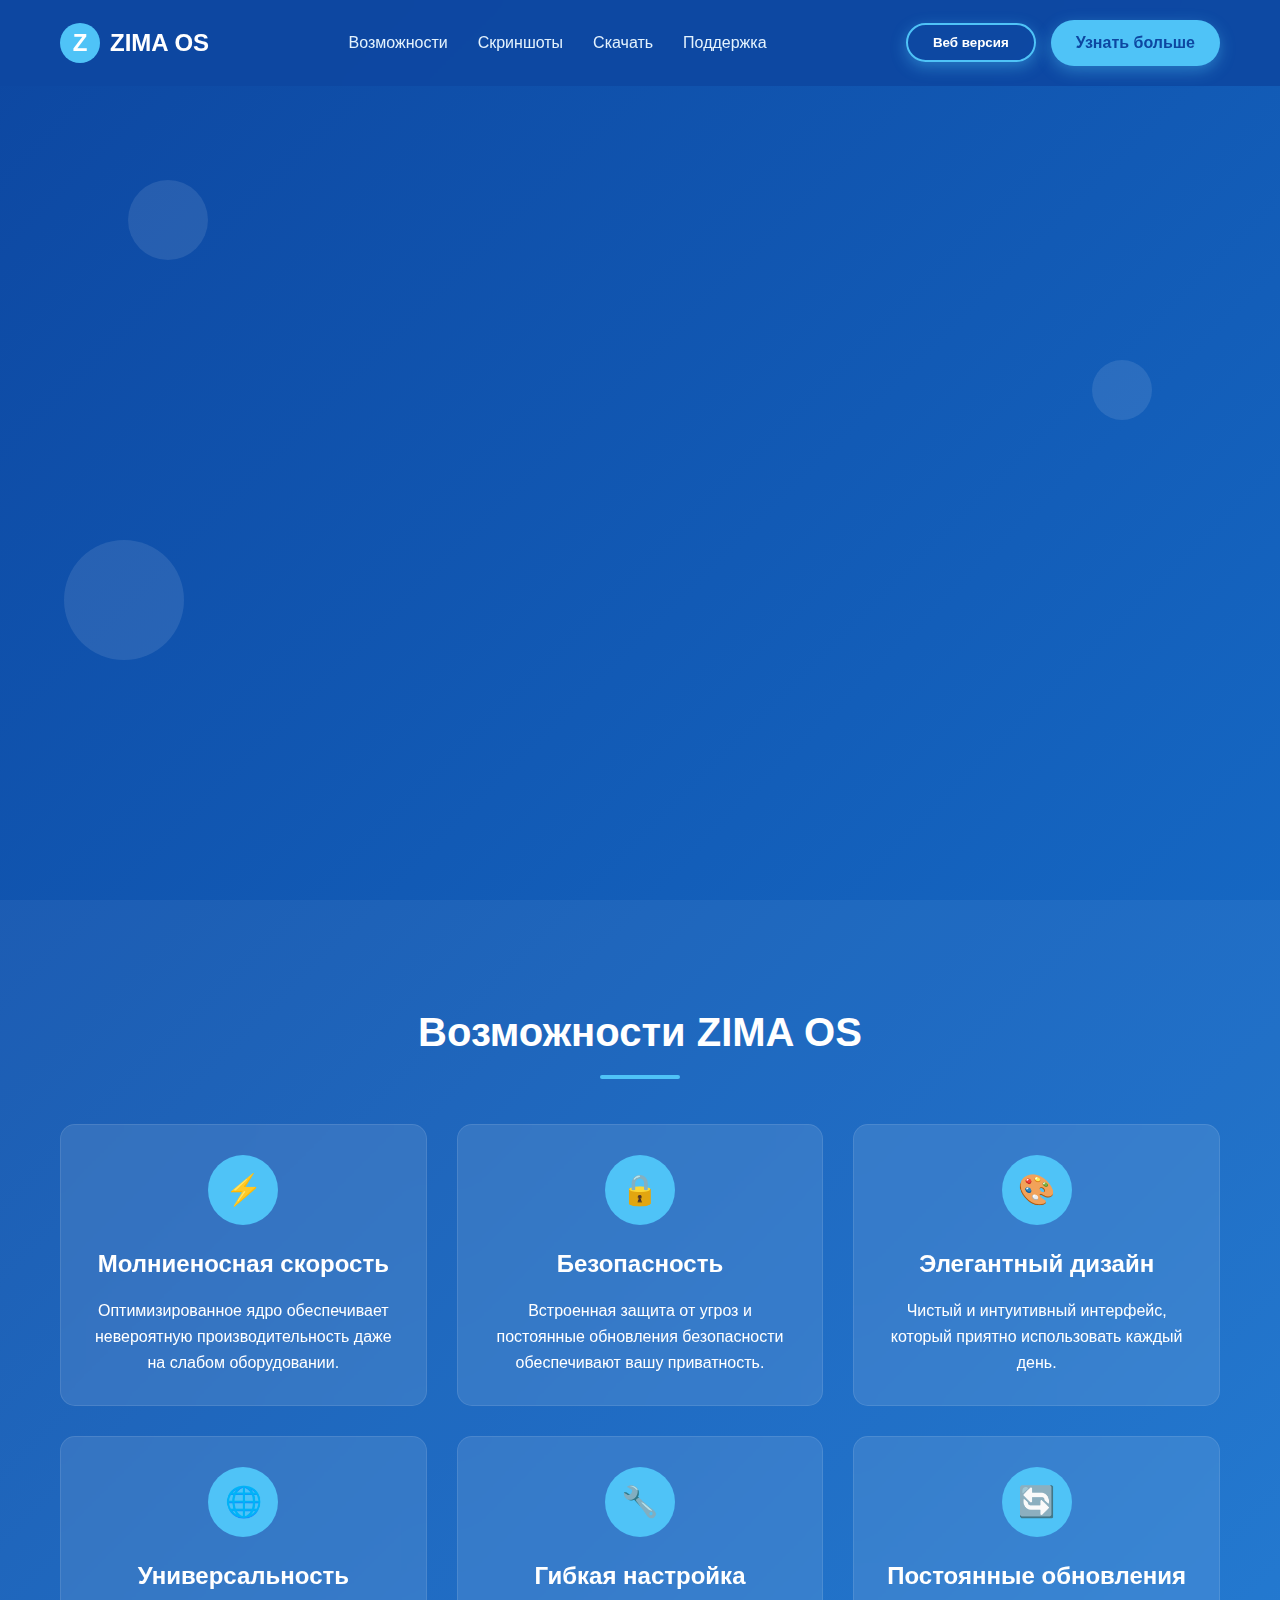
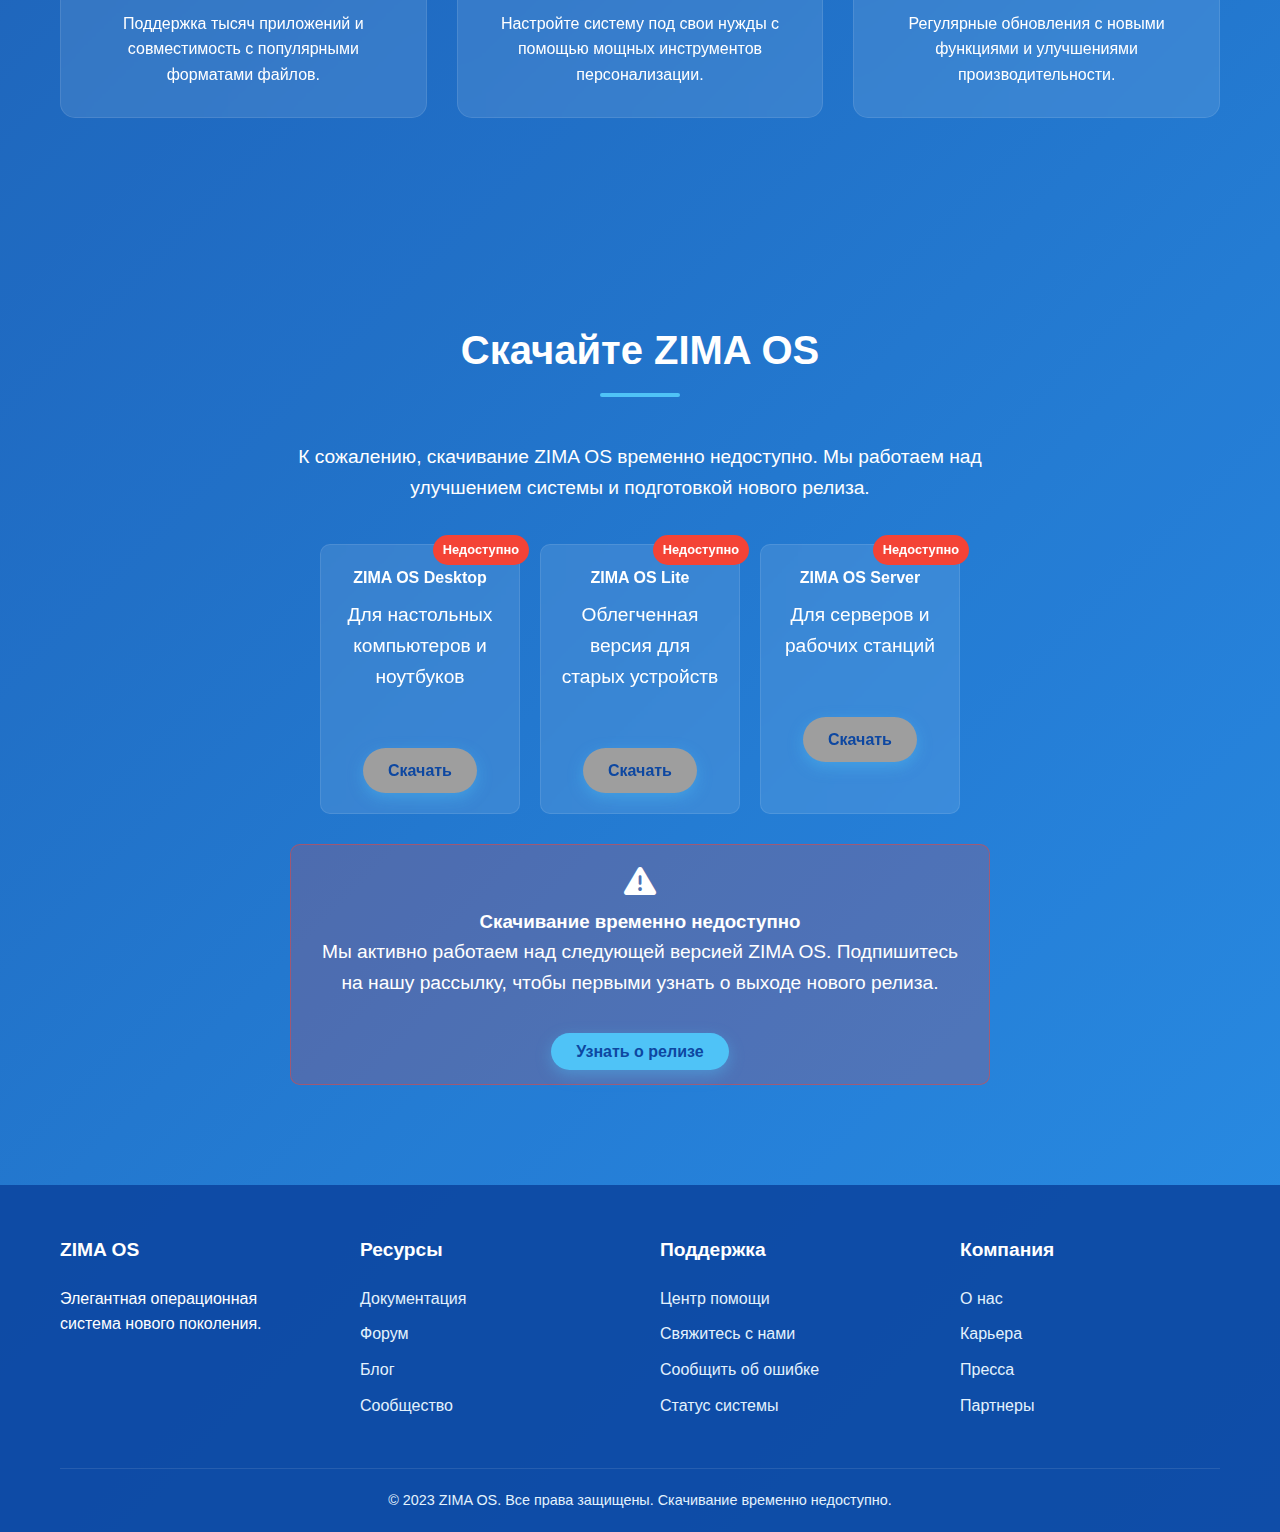
<file: zimaos.html>
<!DOCTYPE html>
<html lang="ru">
<head>
    <meta charset="UTF-8">
    <meta name="viewport" content="width=device-width, initial-scale=1.0">
    <title>ZIMA OS - Элегантная операционная система</title>
    <link rel="stylesheet" href="https://cdnjs.cloudflare.com/ajax/libs/font-awesome/6.4.0/css/all.min.css">
    <style>
        * {
            margin: 0;
            padding: 0;
            box-sizing: border-box;
            font-family: 'Segoe UI', Tahoma, Geneva, Verdana, sans-serif;
        }

        :root {
            --primary-blue: #1e88e5;
            --dark-blue: #0d47a1;
            --light-blue: #bbdefb;
            --accent-blue: #4fc3f7;
            --text-white: #ffffff;
            --text-light: #e3f2fd;
            --shadow: 0 10px 30px rgba(33, 150, 243, 0.3);
        }

        body {
            background: linear-gradient(135deg, #0d47a1 0%, #1e88e5 100%);
            color: var(--text-white);
            overflow-x: hidden;
            line-height: 1.6;
        }

        .container {
            max-width: 1200px;
            margin: 0 auto;
            padding: 0 20px;
        }

        /* Header */
        header {
            padding: 20px 0;
            position: fixed;
            width: 100%;
            z-index: 1000;
            background: rgba(13, 71, 161, 0.9);
            backdrop-filter: blur(10px);
            transition: all 0.3s ease;
        }

        header.scrolled {
            padding: 10px 0;
            box-shadow: var(--shadow);
        }

        .header-content {
            display: flex;
            justify-content: space-between;
            align-items: center;
        }

        .logo {
            display: flex;
            align-items: center;
            gap: 10px;
            font-size: 24px;
            font-weight: 700;
            color: var(--text-white);
            text-decoration: none;
        }

        .logo-icon {
            width: 40px;
            height: 40px;
            background: var(--accent-blue);
            border-radius: 50%;
            display: flex;
            align-items: center;
            justify-content: center;
            animation: pulse 2s infinite;
        }

        @keyframes pulse {
            0% { transform: scale(1); }
            50% { transform: scale(1.1); }
            100% { transform: scale(1); }
        }

        nav ul {
            display: flex;
            list-style: none;
            gap: 30px;
        }

        nav a {
            color: var(--text-light);
            text-decoration: none;
            font-weight: 500;
            transition: color 0.3s ease;
            position: relative;
        }

        nav a:hover {
            color: var(--accent-blue);
        }

        nav a::after {
            content: '';
            position: absolute;
            bottom: -5px;
            left: 0;
            width: 0;
            height: 2px;
            background: var(--accent-blue);
            transition: width 0.3s ease;
        }

        nav a:hover::after {
            width: 100%;
        }

        .header-buttons {
            display: flex;
            gap: 15px;
            align-items: center;
        }

        .cta-button {
            background: var(--accent-blue);
            color: var(--dark-blue);
            padding: 10px 25px;
            border-radius: 50px;
            text-decoration: none;
            font-weight: 600;
            transition: all 0.3s ease;
            box-shadow: 0 5px 15px rgba(79, 195, 247, 0.4);
            border: none;
            cursor: pointer;
        }

        .cta-button:hover {
            transform: translateY(-3px);
            box-shadow: 0 8px 20px rgba(79, 195, 247, 0.6);
        }

        .web-version-btn {
            background: transparent;
            border: 2px solid var(--accent-blue);
            color: var(--text-white);
        }

        .web-version-btn:hover {
            background: rgba(79, 195, 247, 0.1);
        }

        /* Hero Section */
        .hero {
            min-height: 100vh;
            display: flex;
            align-items: center;
            padding-top: 80px;
            position: relative;
            overflow: hidden;
        }

        .hero-content {
            max-width: 600px;
            z-index: 2;
        }

        .hero h1 {
            font-size: 3.5rem;
            margin-bottom: 20px;
            line-height: 1.2;
            opacity: 0;
            animation: fadeInUp 1s ease forwards;
        }

        .hero p {
            font-size: 1.2rem;
            margin-bottom: 30px;
            color: var(--text-light);
            opacity: 0;
            animation: fadeInUp 1s ease 0.3s forwards;
        }

        .hero-buttons {
            display: flex;
            gap: 15px;
            opacity: 0;
            animation: fadeInUp 1s ease 0.6s forwards;
        }

        .hero-image {
            position: absolute;
            right: 0;
            top: 50%;
            transform: translateY(-50%);
            width: 50%;
            max-width: 600px;
            opacity: 0;
            animation: fadeInRight 1s ease 0.9s forwards;
        }

        .floating-elements {
            position: absolute;
            width: 100%;
            height: 100%;
            top: 0;
            left: 0;
            z-index: 1;
        }

        .floating-element {
            position: absolute;
            background: rgba(255, 255, 255, 0.1);
            border-radius: 50%;
            animation: float 15s infinite linear;
        }

        .floating-element:nth-child(1) {
            width: 80px;
            height: 80px;
            top: 20%;
            left: 10%;
            animation-delay: 0s;
        }

        .floating-element:nth-child(2) {
            width: 120px;
            height: 120px;
            top: 60%;
            left: 5%;
            animation-delay: -5s;
        }

        .floating-element:nth-child(3) {
            width: 60px;
            height: 60px;
            top: 40%;
            right: 10%;
            animation-delay: -10s;
        }

        @keyframes float {
            0% {
                transform: translateY(0) rotate(0deg);
            }
            50% {
                transform: translateY(-20px) rotate(180deg);
            }
            100% {
                transform: translateY(0) rotate(360deg);
            }
        }

        @keyframes fadeInUp {
            from {
                opacity: 0;
                transform: translateY(30px);
            }
            to {
                opacity: 1;
                transform: translateY(0);
            }
        }

        @keyframes fadeInRight {
            from {
                opacity: 0;
                transform: translateX(50px) translateY(-50%);
            }
            to {
                opacity: 1;
                transform: translateX(0) translateY(-50%);
            }
        }

        /* Features Section */
        .features {
            padding: 100px 0;
            background: rgba(255, 255, 255, 0.05);
        }

        .section-title {
            text-align: center;
            margin-bottom: 60px;
            font-size: 2.5rem;
            position: relative;
        }

        .section-title::after {
            content: '';
            position: absolute;
            bottom: -15px;
            left: 50%;
            transform: translateX(-50%);
            width: 80px;
            height: 4px;
            background: var(--accent-blue);
            border-radius: 2px;
        }

        .features-grid {
            display: grid;
            grid-template-columns: repeat(auto-fit, minmax(300px, 1fr));
            gap: 30px;
        }

        .feature-card {
            background: rgba(255, 255, 255, 0.1);
            border-radius: 15px;
            padding: 30px;
            text-align: center;
            transition: transform 0.3s ease, box-shadow 0.3s ease;
            backdrop-filter: blur(10px);
            border: 1px solid rgba(255, 255, 255, 0.1);
        }

        .feature-card:hover {
            transform: translateY(-10px);
            box-shadow: var(--shadow);
        }

        .feature-icon {
            width: 70px;
            height: 70px;
            margin: 0 auto 20px;
            background: var(--accent-blue);
            border-radius: 50%;
            display: flex;
            align-items: center;
            justify-content: center;
            font-size: 30px;
            color: var(--dark-blue);
        }

        .feature-card h3 {
            margin-bottom: 15px;
            font-size: 1.5rem;
        }

        /* Download Section */
        .download {
            padding: 100px 0;
            background: rgba(255, 255, 255, 0.05);
            text-align: center;
        }

        .download-content {
            max-width: 700px;
            margin: 0 auto;
        }

        .download p {
            margin-bottom: 40px;
            font-size: 1.2rem;
        }

        .download-options {
            display: flex;
            justify-content: center;
            gap: 20px;
            flex-wrap: wrap;
        }

        .download-option {
            background: rgba(255, 255, 255, 0.1);
            border-radius: 10px;
            padding: 20px;
            width: 200px;
            transition: all 0.3s ease;
            backdrop-filter: blur(10px);
            border: 1px solid rgba(255, 255, 255, 0.1);
            position: relative;
        }

        .download-option:hover {
            transform: translateY(-5px);
            box-shadow: var(--shadow);
        }

        .download-option h4 {
            margin-bottom: 10px;
        }

        .unavailable-badge {
            position: absolute;
            top: -10px;
            right: -10px;
            background: #f44336;
            color: white;
            padding: 5px 10px;
            border-radius: 20px;
            font-size: 0.8rem;
            font-weight: bold;
            animation: shake 2s infinite;
        }

        @keyframes shake {
            0%, 100% { transform: rotate(0); }
            25% { transform: rotate(-5deg); }
            75% { transform: rotate(5deg); }
        }

        .unavailable-notice {
            background: rgba(244, 67, 54, 0.2);
            border: 1px solid rgba(244, 67, 54, 0.5);
            border-radius: 10px;
            padding: 20px;
            margin-top: 30px;
            text-align: center;
            animation: pulse-gentle 2s infinite;
        }

        @keyframes pulse-gentle {
            0% { box-shadow: 0 0 0 0 rgba(244, 67, 54, 0.4); }
            70% { box-shadow: 0 0 0 10px rgba(244, 67, 54, 0); }
            100% { box-shadow: 0 0 0 0 rgba(244, 67, 54, 0); }
        }

        .unavailable-notice i {
            font-size: 2rem;
            margin-bottom: 10px;
            display: block;
        }

        /* Footer */
        footer {
            background: rgba(13, 71, 161, 0.9);
            padding: 50px 0 20px;
        }

        .footer-content {
            display: grid;
            grid-template-columns: repeat(auto-fit, minmax(200px, 1fr));
            gap: 40px;
            margin-bottom: 40px;
        }

        .footer-column h3 {
            margin-bottom: 20px;
            font-size: 1.2rem;
        }

        .footer-column ul {
            list-style: none;
        }

        .footer-column ul li {
            margin-bottom: 10px;
        }

        .footer-column a {
            color: var(--text-light);
            text-decoration: none;
            transition: color 0.3s ease;
        }

        .footer-column a:hover {
            color: var(--accent-blue);
        }

        .copyright {
            text-align: center;
            padding-top: 20px;
            border-top: 1px solid rgba(255, 255, 255, 0.1);
            color: var(--text-light);
            font-size: 0.9rem;
        }

        /* Web Version Modal */
        .modal-overlay {
            position: fixed;
            top: 0;
            left: 0;
            width: 100%;
            height: 100%;
            background: rgba(0, 0, 0, 0.7);
            display: flex;
            justify-content: center;
            align-items: center;
            z-index: 2000;
            opacity: 0;
            visibility: hidden;
            transition: all 0.3s ease;
        }

        .modal-overlay.active {
            opacity: 1;
            visibility: visible;
        }

        .modal {
            background: linear-gradient(135deg, #0d47a1 0%, #1e88e5 100%);
            border-radius: 15px;
            padding: 30px;
            max-width: 500px;
            width: 90%;
            box-shadow: var(--shadow);
            transform: translateY(-50px);
            transition: transform 0.3s ease;
        }

        .modal-overlay.active .modal {
            transform: translateY(0);
        }

        .modal-header {
            display: flex;
            justify-content: space-between;
            align-items: center;
            margin-bottom: 20px;
        }

        .modal-title {
            font-size: 1.5rem;
            font-weight: 600;
        }

        .close-modal {
            background: none;
            border: none;
            color: var(--text-white);
            font-size: 1.5rem;
            cursor: pointer;
            transition: color 0.3s ease;
        }

        .close-modal:hover {
            color: var(--accent-blue);
        }

        .modal-content {
            margin-bottom: 25px;
        }

        .modal-buttons {
            display: flex;
            gap: 15px;
            justify-content: flex-end;
        }

        /* Responsive */
        @media (max-width: 992px) {
            .hero h1 {
                font-size: 2.5rem;
            }
            
            .hero-image {
                width: 40%;
            }
        }

        @media (max-width: 768px) {
            .header-content {
                flex-direction: column;
                gap: 15px;
            }
            
            nav ul {
                gap: 15px;
            }
            
            .header-buttons {
                flex-direction: column;
                width: 100%;
            }
            
            .header-buttons .cta-button {
                width: 100%;
                text-align: center;
            }
            
            .hero {
                text-align: center;
            }
            
            .hero-content {
                margin: 0 auto;
            }
            
            .hero-image {
                display: none;
            }
            
            .hero-buttons {
                justify-content: center;
            }
            
            .modal-buttons {
                flex-direction: column;
            }
        }
    </style>
</head>
<body>
    <!-- Header -->
    <header id="header">
        <div class="container">
            <div class="header-content">
                <a href="#" class="logo">
                    <div class="logo-icon">Z</div>
                    ZIMA OS
                </a>
                <nav>
                    <ul>
                        <li><a href="#features">Возможности</a></li>
                        <li><a href="#screenshots">Скриншоты</a></li>
                        <li><a href="#download">Скачать</a></li>
                        <li><a href="#support">Поддержка</a></li>
                    </ul>
                </nav>
                <div class="header-buttons">
                    <button class="cta-button web-version-btn" id="webVersionBtn">Веб версия</button>
                    <a href="#download" class="cta-button">Узнать больше</a>
                </div>
            </div>
        </div>
    </header>

    <!-- Hero Section -->
    <section class="hero">
        <div class="container">
            <div class="hero-content">
                <h1>Элегантная операционная система нового поколения</h1>
                <p>ZIMA OS сочетает в себе красоту, производительность и интуитивность. Откройте для себя операционную систему, созданную для будущего.</p>
                <div class="hero-buttons">
                    <a href="#download" class="cta-button">Узнать о релизе</a>
                    <a href="#features" class="cta-button" style="background: transparent; border: 2px solid var(--accent-blue);">Возможности</a>
                </div>
            </div>
        </div>
        <div class="hero-image">
            <svg viewBox="0 0 500 400" xmlns="http://www.w3.org/2000/svg">
                <defs>
                    <linearGradient id="grad1" x1="0%" y1="0%" x2="100%" y2="100%">
                        <stop offset="0%" style="stop-color:#1e88e5;stop-opacity:1" />
                        <stop offset="100%" style="stop-color:#4fc3f7;stop-opacity:1" />
                    </linearGradient>
                </defs>
                <rect x="50" y="50" width="400" height="300" rx="20" fill="url(#grad1)" opacity="0.8"/>
                <rect x="70" y="70" width="360" height="200" fill="rgba(255,255,255,0.1)"/>
                <circle cx="120" cy="120" r="15" fill="#4fc3f7"/>
                <circle cx="160" cy="120" r="15" fill="#bbdefb"/>
                <circle cx="200" cy="120" r="15" fill="#1e88e5"/>
                <rect x="70" y="150" width="360" height="10" fill="rgba(255,255,255,0.2)"/>
                <rect x="70" y="170" width="300" height="10" fill="rgba(255,255,255,0.2)"/>
                <rect x="70" y="190" width="250" height="10" fill="rgba(255,255,255,0.2)"/>
                <rect x="70" y="210" width="320" height="10" fill="rgba(255,255,255,0.2)"/>
            </svg>
        </div>
        <div class="floating-elements">
            <div class="floating-element"></div>
            <div class="floating-element"></div>
            <div class="floating-element"></div>
        </div>
    </section>

    <!-- Features Section -->
    <section class="features" id="features">
        <div class="container">
            <h2 class="section-title">Возможности ZIMA OS</h2>
            <div class="features-grid">
                <div class="feature-card">
                    <div class="feature-icon">⚡</div>
                    <h3>Молниеносная скорость</h3>
                    <p>Оптимизированное ядро обеспечивает невероятную производительность даже на слабом оборудовании.</p>
                </div>
                <div class="feature-card">
                    <div class="feature-icon">🔒</div>
                    <h3>Безопасность</h3>
                    <p>Встроенная защита от угроз и постоянные обновления безопасности обеспечивают вашу приватность.</p>
                </div>
                <div class="feature-card">
                    <div class="feature-icon">🎨</div>
                    <h3>Элегантный дизайн</h3>
                    <p>Чистый и интуитивный интерфейс, который приятно использовать каждый день.</p>
                </div>
                <div class="feature-card">
                    <div class="feature-icon">🌐</div>
                    <h3>Универсальность</h3>
                    <p>Поддержка тысяч приложений и совместимость с популярными форматами файлов.</p>
                </div>
                <div class="feature-card">
                    <div class="feature-icon">🔧</div>
                    <h3>Гибкая настройка</h3>
                    <p>Настройте систему под свои нужды с помощью мощных инструментов персонализации.</p>
                </div>
                <div class="feature-card">
                    <div class="feature-icon">🔄</div>
                    <h3>Постоянные обновления</h3>
                    <p>Регулярные обновления с новыми функциями и улучшениями производительности.</p>
                </div>
            </div>
        </div>
    </section>

    <!-- Download Section -->
    <section class="download" id="download">
        <div class="container">
            <div class="download-content">
                <h2 class="section-title">Скачайте ZIMA OS</h2>
                <p>К сожалению, скачивание ZIMA OS временно недоступно. Мы работаем над улучшением системы и подготовкой нового релиза.</p>
                
                <div class="download-options">
                    <div class="download-option">
                        <div class="unavailable-badge">Недоступно</div>
                        <h4>ZIMA OS Desktop</h4>
                        <p>Для настольных компьютеров и ноутбуков</p>
                        <a href="#" class="cta-button" style="margin-top: 15px; display: inline-block; background: #9e9e9e; pointer-events: none;">Скачать</a>
                    </div>
                    <div class="download-option">
                        <div class="unavailable-badge">Недоступно</div>
                        <h4>ZIMA OS Lite</h4>
                        <p>Облегченная версия для старых устройств</p>
                        <a href="#" class="cta-button" style="margin-top: 15px; display: inline-block; background: #9e9e9e; pointer-events: none;">Скачать</a>
                    </div>
                    <div class="download-option">
                        <div class="unavailable-badge">Недоступно</div>
                        <h4>ZIMA OS Server</h4>
                        <p>Для серверов и рабочих станций</p>
                        <a href="#" class="cta-button" style="margin-top: 15px; display: inline-block; background: #9e9e9e; pointer-events: none;">Скачать</a>
                    </div>
                </div>
                
                <div class="unavailable-notice">
                    <i class="fas fa-exclamation-triangle"></i>
                    <h3>Скачивание временно недоступно</h3>
                    <p>Мы активно работаем над следующей версией ZIMA OS. Подпишитесь на нашу рассылку, чтобы первыми узнать о выходе нового релиза.</p>
                    <a href="#support" class="cta-button" style="margin-top: 15px;">Узнать о релизе</a>
                </div>
            </div>
        </div>
    </section>

    <!-- Footer -->
    <footer id="support">
        <div class="container">
            <div class="footer-content">
                <div class="footer-column">
                    <h3>ZIMA OS</h3>
                    <p>Элегантная операционная система нового поколения.</p>
                </div>
                <div class="footer-column">
                    <h3>Ресурсы</h3>
                    <ul>
                        <li><a href="#">Документация</a></li>
                        <li><a href="#">Форум</a></li>
                        <li><a href="#">Блог</a></li>
                        <li><a href="#">Сообщество</a></li>
                    </ul>
                </div>
                <div class="footer-column">
                    <h3>Поддержка</h3>
                    <ul>
                        <li><a href="#">Центр помощи</a></li>
                        <li><a href="#">Свяжитесь с нами</a></li>
                        <li><a href="#">Сообщить об ошибке</a></li>
                        <li><a href="#">Статус системы</a></li>
                    </ul>
                </div>
                <div class="footer-column">
                    <h3>Компания</h3>
                    <ul>
                        <li><a href="#">О нас</a></li>
                        <li><a href="#">Карьера</a></li>
                        <li><a href="#">Пресса</a></li>
                        <li><a href="#">Партнеры</a></li>
                    </ul>
                </div>
            </div>
            <div class="copyright">
                <p>&copy; 2023 ZIMA OS. Все права защищены. Скачивание временно недоступно.</p>
            </div>
        </div>
    </footer>

    <!-- Web Version Modal -->
    <div class="modal-overlay" id="webVersionModal">
        <div class="modal">
            <div class="modal-header">
                <h3 class="modal-title">Веб версия ZIMA OS</h3>
                <button class="close-modal" id="closeModal">&times;</button>
            </div>
            <div class="modal-content">
                <p>Вы собираетесь открыть веб версию нашей ос НО это только пример как будет выглядить сама система.</p>
            </div>
            <div class="modal-buttons">
                <button class="cta-button web-version-btn" id="cancelBtn">Отмена</button>
                <button class="cta-button" id="confirmWebVersion">Открыть</button>
            </div>
        </div>
    </div>

    <script>
        // Header scroll effect
        window.addEventListener('scroll', function() {
            const header = document.getElementById('header');
            if (window.scrollY > 50) {
                header.classList.add('scrolled');
            } else {
                header.classList.remove('scrolled');
            }
        });

        // Smooth scrolling for anchor links
        document.querySelectorAll('a[href^="#"]').forEach(anchor => {
            anchor.addEventListener('click', function (e) {
                e.preventDefault();
                
                const targetId = this.getAttribute('href');
                if (targetId === '#') return;
                
                const targetElement = document.querySelector(targetId);
                if (targetElement) {
                    window.scrollTo({
                        top: targetElement.offsetTop - 80,
                        behavior: 'smooth'
                    });
                }
            });
        });

        // Web Version Modal functionality
        const webVersionBtn = document.getElementById('webVersionBtn');
        const webVersionModal = document.getElementById('webVersionModal');
        const closeModal = document.getElementById('closeModal');
        const cancelBtn = document.getElementById('cancelBtn');
        const confirmWebVersion = document.getElementById('confirmWebVersion');

        // Open modal
        webVersionBtn.addEventListener('click', () => {
            webVersionModal.classList.add('active');
        });

        // Close modal functions
        const closeModalFunc = () => {
            webVersionModal.classList.remove('active');
        };

        closeModal.addEventListener('click', closeModalFunc);
        cancelBtn.addEventListener('click', closeModalFunc);

        // Confirm and open web version
        confirmWebVersion.addEventListener('click', () => {
            // Open web-version.html in a new tab
            window.open('web-version.html', '_blank');
            closeModalFunc();
        });

        // Close modal when clicking outside
        webVersionModal.addEventListener('click', (e) => {
            if (e.target === webVersionModal) {
                closeModalFunc();
            }
        });
    </script>
</body>
</html>
</file>
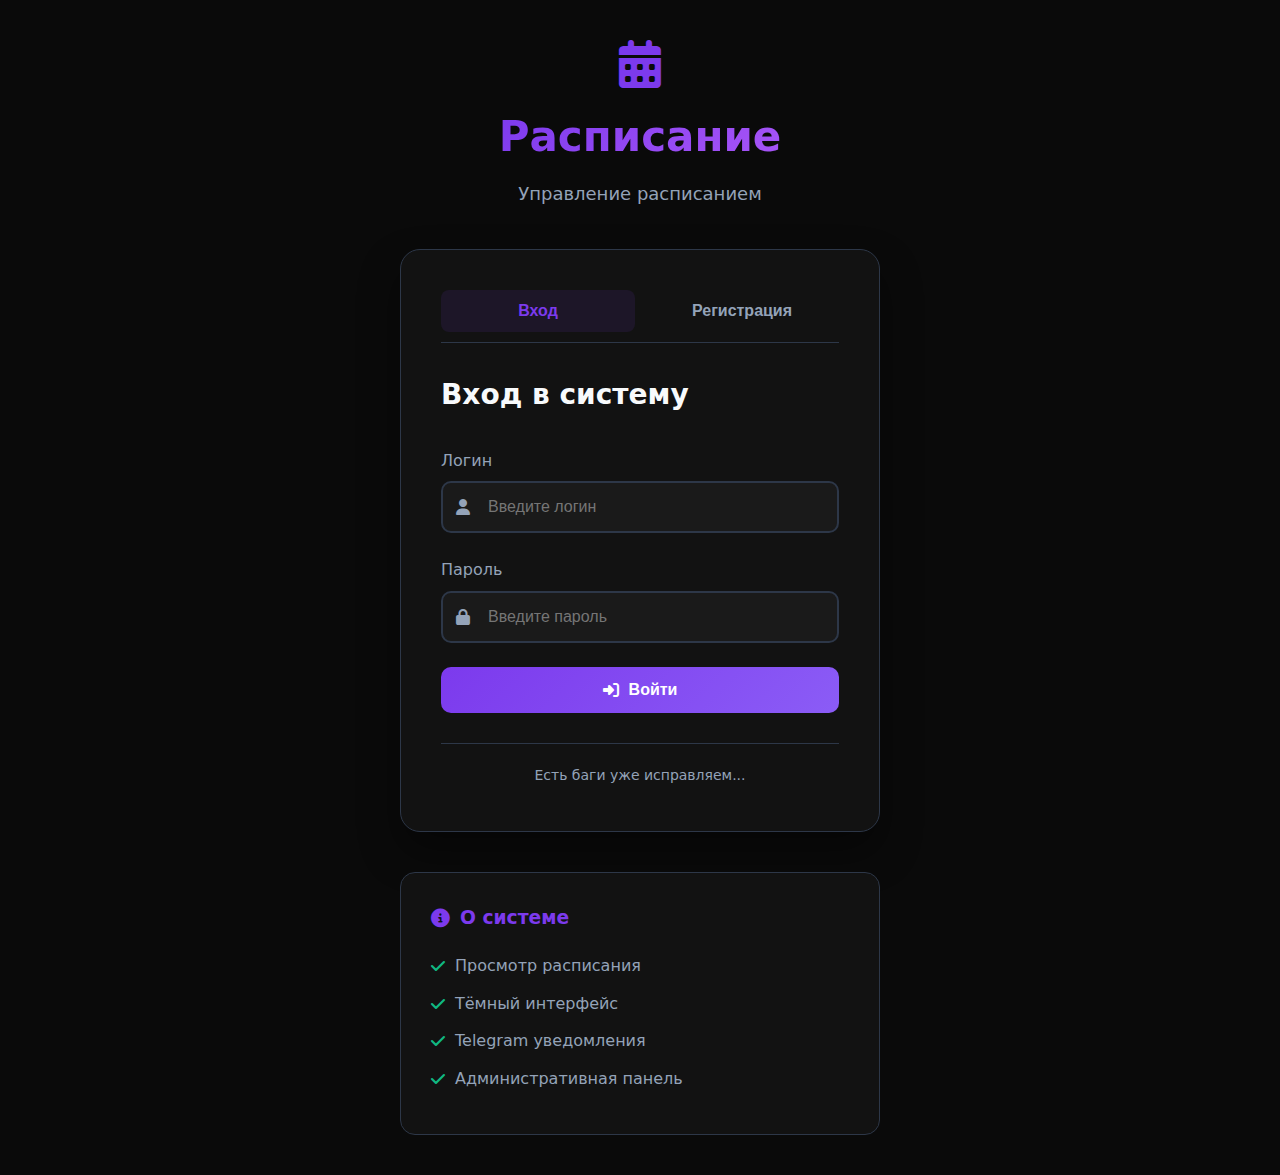
<file: schedule/admin.html>
<!DOCTYPE html>
<html lang="ru">
<head>
    <meta charset="UTF-8">
    <meta name="viewport" content="width=device-width, initial-scale=1.0">
    <title>DarkSchedule - Админ панель</title>
    <link rel="stylesheet" href="https://cdnjs.cloudflare.com/ajax/libs/font-awesome/6.4.0/css/all.min.css">
    <link rel="stylesheet" href="style.css">
    <link rel="icon" type="image/x-icon" href="data:image/svg+xml,<svg xmlns=%22http://www.w3.org/2000/svg%22 viewBox=%220 0 100 100%22><text y=%22.9em%22 font-size=%2290%22>👑</text></svg>">
    <style>
        .admin-container {
            padding: 40px 20px;
            max-width: 1200px;
            margin: 0 auto;
            min-height: 100vh;
        }

        .admin-header {
            display: flex;
            justify-content: space-between;
            align-items: center;
            margin-bottom: 40px;
            padding-bottom: 20px;
            border-bottom: 2px solid var(--border);
        }

        .admin-stats {
            display: grid;
            grid-template-columns: repeat(auto-fit, minmax(200px, 1fr));
            gap: 20px;
            margin-bottom: 40px;
        }

        .stat-card {
            background: var(--bg-card);
            border-radius: 15px;
            padding: 25px;
            border: 1px solid var(--border);
            text-align: center;
            transition: all 0.3s;
        }

        .stat-card:hover {
            transform: translateY(-5px);
            border-color: var(--primary);
        }

        .stat-value {
            font-size: 36px;
            font-weight: 800;
            color: var(--primary);
            margin: 10px 0;
        }

        .stat-label {
            color: var(--text-secondary);
            font-size: 14px;
        }

        .users-table {
            background: var(--bg-card);
            border-radius: 15px;
            overflow: hidden;
            border: 1px solid var(--border);
            margin-bottom: 40px;
        }

        .table-header {
            display: grid;
            grid-template-columns: 50px 2fr 1fr 200px;
            padding: 20px;
            background: var(--bg-card-light);
            border-bottom: 1px solid var(--border);
            font-weight: 600;
            color: var(--primary);
        }

        .table-row {
            display: grid;
            grid-template-columns: 50px 2fr 1fr 200px;
            padding: 20px;
            border-bottom: 1px solid var(--border);
            align-items: center;
        }

        .table-row:last-child {
            border-bottom: none;
        }

        .table-row:hover {
            background: var(--bg-card-light);
        }

        .back-link {
            display: inline-flex;
            align-items: center;
            gap: 10px;
            color: var(--text);
            text-decoration: none;
            background: var(--primary);
            padding: 12px 24px;
            border-radius: 10px;
            transition: all 0.3s;
            font-weight: 600;
        }

        .back-link:hover {
            background: var(--primary-hover);
            transform: translateY(-2px);
            box-shadow: 0 5px 15px rgba(124, 58, 237, 0.3);
        }

        .nav-buttons {
            display: flex;
            gap: 15px;
            margin-top: 30px;
        }

        .admin-actions {
            margin: 30px 0;
            padding: 20px;
            background: var(--bg-card);
            border-radius: 15px;
            border: 1px solid var(--border);
        }

        .admin-actions h3 {
            margin-bottom: 15px;
            color: var(--primary);
        }

        .action-buttons {
            display: flex;
            gap: 15px;
            flex-wrap: wrap;
        }

        @media (max-width: 768px) {
            .table-header,
            .table-row {
                grid-template-columns: 30px 1fr 1fr 150px;
                padding: 15px 10px;
                font-size: 14px;
            }
            
            .action-buttons {
                flex-direction: column;
            }
            
            .btn {
                width: 100%;
            }
        }
    </style>
</head>
<body>
    <div id="notification" class="notification"></div>
    
    <div class="admin-container">
        <div class="admin-header">
            <div>
                <h1><i class="fas fa-user-shield"></i> Панель администратора</h1>
                <p style="color: var(--text-secondary); margin-top: 5px;">Управление пользователями и расписанием</p>
            </div>
            <div style="display: flex; gap: 15px; align-items: center;">
                <span id="adminName">Администратор</span>
                <button id="logoutAdminBtn" class="btn btn-outline">
                    <i class="fas fa-sign-out-alt"></i> Выйти
                </button>
            </div>
        </div>

        <div class="admin-stats">
            <div class="stat-card">
                <i class="fas fa-users" style="font-size: 24px; color: var(--primary);"></i>
                <div class="stat-value" id="usersCount">0</div>
                <div class="stat-label">Пользователей</div>
            </div>
            <div class="stat-card">
                <i class="fas fa-calendar-check" style="font-size: 24px; color: var(--success);"></i>
                <div class="stat-value" id="eventsCount">0</div>
                <div class="stat-label">Событий всего</div>
            </div>
            <div class="stat-card">
                <i class="fas fa-bell" style="font-size: 24px; color: var(--warning);"></i>
                <div class="stat-value" id="todayEvents">0</div>
                <div class="stat-label">Событий сегодня</div>
            </div>
            <div class="stat-card">
                <i class="fas fa-user-clock" style="font-size: 24px; color: var(--info);"></i>
                <div class="stat-value" id="activeUsers">0</div>
                <div class="stat-label">Активных сегодня</div>
            </div>
        </div>

        <div class="admin-actions">
            <h3><i class="fas fa-tools"></i> Быстрые действия</h3>
            <div class="action-buttons">
                <button class="btn btn-primary" onclick="viewAllEvents()">
                    <i class="fas fa-calendar-alt"></i> Все события
                </button>
                <button class="btn btn-outline" onclick="exportData()">
                    <i class="fas fa-download"></i> Экспорт данных
                </button>
                <button class="btn btn-outline" onclick="clearOldEvents()">
                    <i class="fas fa-trash-alt"></i> Очистить старые
                </button>
                <button class="btn btn-outline" onclick="showSystemInfo()">
                    <i class="fas fa-info-circle"></i> Информация
                </button>
            </div>
        </div>

        <h2 style="margin-bottom: 20px;"><i class="fas fa-list"></i> Список пользователей (только просмотр)</h2>
        
        <div class="users-table">
            <div class="table-header">
                <div>ID</div>
                <div>Логин</div>
                <div>Роль</div>
                <div>Дата регистрации</div>
            </div>
            <div id="usersList">
                <!-- Пользователи будут загружены здесь -->
            </div>
        </div>

        <div class="nav-buttons">
            <a href="index.html" class="back-link">
                <i class="fas fa-arrow-left"></i> Вернуться на главную
            </a>
            <button class="btn btn-outline" onclick="refreshData()">
                <i class="fas fa-sync-alt"></i> Обновить данные
            </button>
        </div>
    </div>

    <script>
        // Проверка авторизации админа
        function checkAdminAuth() {
            const savedUser = localStorage.getItem('currentUser');
            if (!savedUser) {
                window.location.href = 'index.html';
                return null;
            }

            try {
                const user = JSON.parse(savedUser);
                if (user.username !== 'admin' && user.username !== 'Admin') {
                    window.location.href = 'index.html';
                    return null;
                }
                return user;
            } catch (e) {
                window.location.href = 'index.html';
                return null;
            }
        }

        // Загрузка данных
        async function loadAdminData() {
            const adminUser = checkAdminAuth();
            if (!adminUser) return;
            
            document.getElementById('adminName').textContent = adminUser.username;

            try {
                // Загрузка пользователей
                const usersResponse = await fetch('users.json');
                const users = await usersResponse.json();
                
                // Загрузка расписания
                const scheduleResponse = await fetch('data/schedule.json');
                const schedule = await scheduleResponse.json();
                
                // Загрузка временных пользователей из localStorage
                const tempUsers = JSON.parse(localStorage.getItem('tempUsers') || '[]');
                const allUsers = [...users, ...tempUsers];
                
                // Обновление статистики
                document.getElementById('usersCount').textContent = allUsers.length;
                document.getElementById('eventsCount').textContent = schedule.length;
                
                const today = new Date().toISOString().split('T')[0];
                const todayEvents = schedule.filter(event => event.date === today).length;
                document.getElementById('todayEvents').textContent = todayEvents;
                
                // Активные пользователи (за последние 7 дней)
                const weekAgo = new Date(Date.now() - 7 * 24 * 60 * 60 * 1000).toISOString().split('T')[0];
                const activeUsers = allUsers.filter(user => 
                    user.lastLogin && user.lastLogin >= weekAgo
                ).length;
                document.getElementById('activeUsers').textContent = activeUsers;
                
                // Отображение пользователей
                displayUsers(allUsers);
            } catch (error) {
                console.error('Ошибка загрузки данных:', error);
                showNotification('Ошибка загрузки данных', 'error');
                
                // Демо данные
                const demoUsers = [
                    { id: 1, username: 'user1', email: 'user1@example.com', createdAt: '2024-01-01', role: 'user' },
                    { id: 2, username: 'user2', email: 'user2@example.com', createdAt: '2024-01-02', role: 'user' },
                    { id: 3, username: 'admin', email: 'admin@example.com', createdAt: '2024-01-01', role: 'admin' }
                ];
                document.getElementById('usersCount').textContent = '3';
                document.getElementById('eventsCount').textContent = '3';
                document.getElementById('todayEvents').textContent = '1';
                document.getElementById('activeUsers').textContent = '2';
                
                displayUsers(demoUsers);
            }
        }

        // Отображение пользователей
        function displayUsers(users) {
            const container = document.getElementById('usersList');
            if (!container) return;
            
            container.innerHTML = '';
            
            users.forEach(user => {
                const row = document.createElement('div');
                row.className = 'table-row';
                row.innerHTML = `
                    <div>${user.id || '—'}</div>
                    <div>
                        <strong>${user.username}</strong>
                        ${user.email ? `<div style="font-size: 12px; color: var(--text-secondary);">${user.email}</div>` : ''}
                    </div>
                    <div>
                        <span style="color: ${user.role === 'admin' ? 'var(--primary)' : 'var(--text-secondary)'};">
                            ${user.role === 'admin' ? '👑 Администратор' : '👤 Пользователь'}
                        </span>
                    </div>
                    <div>${formatDate(new Date(user.createdAt || Date.now()))}</div>
                `;
                container.appendChild(row);
            });
        }

        // Действия администратора
        function viewAllEvents() {
            alert('Просмотр всех событий\nВ реальном проекте здесь будет список всех событий с фильтрацией.');
        }

        function exportData() {
            alert('Экспорт данных\nВ реальном проекте здесь будет скачивание данных в формате JSON или CSV.');
        }

        function clearOldEvents() {
            if (confirm('Очистить события старше 30 дней?\n(В демо-режиме это только имитация)')) {
                showNotification('Старые события очищены (демо)', 'success');
            }
        }

        function showSystemInfo() {
            const info = `
                Системная информация:
                • Версия: 1.0.0
                • Пользователей: ${document.getElementById('usersCount').textContent}
                • Событий: ${document.getElementById('eventsCount').textContent}
                • Дата: ${new Date().toLocaleDateString('ru-RU')}
                • Браузер: ${navigator.userAgent.split(') ')[0].split('(')[1]}
            `;
            alert(info);
        }

        function refreshData() {
            loadAdminData();
            showNotification('Данные обновлены', 'success');
        }

        // Выход
        document.getElementById('logoutAdminBtn').addEventListener('click', () => {
            localStorage.removeItem('currentUser');
            localStorage.removeItem('authToken');
            window.location.href = 'index.html';
        });

        // Вспомогательные функции
        function formatDate(date) {
            return date.toLocaleDateString('ru-RU');
        }

        function showNotification(message, type = 'info') {
            const notification = document.getElementById('notification');
            if (!notification) return;
            
            notification.textContent = message;
            notification.className = `notification ${type}`;
            notification.style.display = 'block';
            
            setTimeout(() => {
                notification.style.display = 'none';
            }, 3000);
        }

        // Инициализация
        document.addEventListener('DOMContentLoaded', loadAdminData);
    </script>
</body>
</html>
</file>
<file: schedule/style.css>
:root {
    --bg-dark: #0a0a0a;
    --bg-card: #121212;
    --bg-card-light: #1a1a1a;
    --primary: #7c3aed;
    --primary-hover: #6d28d9;
    --secondary: #1e293b;
    --text: #f8fafc;
    --text-secondary: #94a3b8;
    --danger: #ef4444;
    --success: #10b981;
    --warning: #f59e0b;
    --info: #3b82f6;
    --border: #2d3748;
    --border-light: #374151;
}

* {
    margin: 0;
    padding: 0;
    box-sizing: border-box;
}

body {
    font-family: 'Segoe UI', system-ui, -apple-system, sans-serif;
    background-color: var(--bg-dark);
    color: var(--text);
    line-height: 1.6;
    min-height: 100vh;
}

.container {
    max-width: 1200px;
    margin: 0 auto;
    padding: 0 20px;
}

/* Страницы */
.page {
    display: none;
    min-height: 100vh;
}

.page.active {
    display: block;
}

/* Уведомления */
.notification {
    position: fixed;
    top: 20px;
    right: 20px;
    padding: 15px 25px;
    border-radius: 10px;
    background: var(--primary);
    color: white;
    z-index: 1000;
    box-shadow: 0 5px 15px rgba(0, 0, 0, 0.3);
    display: none;
    animation: slideIn 0.3s ease;
    max-width: 400px;
}

.notification.success {
    background: var(--success);
}

.notification.error {
    background: var(--danger);
}

.notification.warning {
    background: var(--warning);
}

@keyframes slideIn {
    from {
        transform: translateX(100%);
        opacity: 0;
    }
    to {
        transform: translateX(0);
        opacity: 1;
    }
}

/* Аутентификация */
.auth-container {
    display: flex;
    flex-direction: column;
    align-items: center;
    justify-content: center;
    min-height: 100vh;
    padding: 40px 20px;
    gap: 40px;
}

.logo {
    text-align: center;
}

.logo i {
    font-size: 48px;
    color: var(--primary);
    margin-bottom: 15px;
}

.logo h1 {
    font-size: 42px;
    font-weight: 800;
    background: linear-gradient(135deg, var(--primary), #a855f7);
    -webkit-background-clip: text;
    -webkit-text-fill-color: transparent;
    background-clip: text;
    margin-bottom: 10px;
}

.tagline {
    color: var(--text-secondary);
    font-size: 18px;
}

.auth-box {
    background: var(--bg-card);
    border-radius: 20px;
    padding: 40px;
    width: 100%;
    max-width: 480px;
    border: 1px solid var(--border);
    box-shadow: 0 20px 40px rgba(0, 0, 0, 0.4);
}

.auth-tabs {
    display: flex;
    gap: 10px;
    margin-bottom: 30px;
    border-bottom: 1px solid var(--border);
    padding-bottom: 10px;
}

.tab-btn {
    flex: 1;
    padding: 12px;
    background: none;
    border: none;
    color: var(--text-secondary);
    font-size: 16px;
    font-weight: 600;
    cursor: pointer;
    border-radius: 8px;
    transition: all 0.3s;
}

.tab-btn.active {
    color: var(--primary);
    background: rgba(124, 58, 237, 0.1);
}

.auth-form {
    display: none;
}

.auth-form.active {
    display: block;
    animation: fadeIn 0.5s ease;
}

@keyframes fadeIn {
    from { opacity: 0; transform: translateY(10px); }
    to { opacity: 1; transform: translateY(0); }
}

.auth-form h2 {
    margin-bottom: 30px;
    font-size: 28px;
    color: var(--text);
}

/* Формы */
.form-group {
    margin-bottom: 24px;
}

.form-group label {
    display: block;
    margin-bottom: 8px;
    color: var(--text-secondary);
    font-weight: 500;
}

.input-with-icon {
    position: relative;
}

.input-with-icon i {
    position: absolute;
    left: 15px;
    top: 50%;
    transform: translateY(-50%);
    color: var(--text-secondary);
}

.input-with-icon input {
    width: 100%;
    padding: 15px 15px 15px 45px;
    background: var(--bg-card-light);
    border: 2px solid var(--border);
    border-radius: 10px;
    color: var(--text);
    font-size: 16px;
    transition: all 0.3s;
}

.input-with-icon input:focus {
    outline: none;
    border-color: var(--primary);
    box-shadow: 0 0 0 3px rgba(124, 58, 237, 0.2);
}

.form-row {
    display: grid;
    grid-template-columns: 1fr 1fr;
    gap: 20px;
}

.form-options {
    display: flex;
    justify-content: space-between;
    align-items: center;
    margin-bottom: 20px;
}

.checkbox {
    display: flex;
    align-items: center;
    gap: 10px;
    cursor: pointer;
}

.checkbox input {
    width: 18px;
    height: 18px;
    accent-color: var(--primary);
}

/* Кнопки */
.btn {
    padding: 14px 28px;
    border: none;
    border-radius: 10px;
    font-size: 16px;
    font-weight: 600;
    cursor: pointer;
    transition: all 0.3s;
    display: inline-flex;
    align-items: center;
    justify-content: center;
    gap: 10px;
}

.btn-primary {
    background: linear-gradient(135deg, var(--primary), #8b5cf6);
    color: white;
}

.btn-primary:hover {
    transform: translateY(-2px);
    box-shadow: 0 10px 20px rgba(124, 58, 237, 0.3);
}

.btn-outline {
    background: transparent;
    border: 2px solid var(--border);
    color: var(--text);
}

.btn-outline:hover {
    border-color: var(--primary);
    color: var(--primary);
}

.btn-block {
    width: 100%;
}

.btn-danger {
    background: var(--danger);
    color: white;
}

.btn-danger:hover {
    background: #dc2626;
}

.auth-footer {
    margin-top: 30px;
    padding-top: 20px;
    border-top: 1px solid var(--border);
    text-align: center;
    color: var(--text-secondary);
    font-size: 14px;
}

/* Инфо-бокс */
.info-box {
    background: var(--bg-card);
    border-radius: 15px;
    padding: 30px;
    width: 100%;
    max-width: 480px;
    border: 1px solid var(--border);
}

.info-box h3 {
    display: flex;
    align-items: center;
    gap: 10px;
    margin-bottom: 20px;
    color: var(--primary);
}

.info-box ul {
    list-style: none;
}

.info-box li {
    display: flex;
    align-items: center;
    gap: 10px;
    margin-bottom: 12px;
    color: var(--text-secondary);
}

.info-box li i {
    color: var(--success);
}

/* Шапка пользователя */
header {
    background: var(--bg-card);
    border-bottom: 1px solid var(--border);
    padding: 20px 0;
    position: sticky;
    top: 0;
    z-index: 100;
}

.header-content {
    display: flex;
    justify-content: space-between;
    align-items: center;
}

.logo-small {
    display: flex;
    align-items: center;
    gap: 10px;
    font-size: 20px;
    font-weight: 700;
    color: var(--primary);
}

.user-menu {
    display: flex;
    align-items: center;
    gap: 20px;
}

#userGreeting {
    color: var(--text-secondary);
}

/* Основной контент */
.main-header {
    display: flex;
    justify-content: space-between;
    align-items: center;
    margin: 40px 0 30px;
}

.main-header h2 {
    font-size: 32px;
    display: flex;
    align-items: center;
    gap: 15px;
}

/* Расписание */
.schedule-grid {
    display: grid;
    grid-template-columns: repeat(auto-fill, minmax(350px, 1fr));
    gap: 25px;
    margin-bottom: 40px;
}

.day-card {
    background: var(--bg-card);
    border-radius: 15px;
    padding: 25px;
    border: 1px solid var(--border);
    transition: all 0.3s;
}

.day-card:hover {
    transform: translateY(-5px);
    border-color: var(--primary);
    box-shadow: 0 15px 30px rgba(0, 0, 0, 0.3);
}

.day-header {
    display: flex;
    justify-content: space-between;
    align-items: center;
    margin-bottom: 20px;
    padding-bottom: 15px;
    border-bottom: 1px solid var(--border-light);
}

.day-title {
    font-size: 20px;
    font-weight: 700;
    color: var(--primary);
}

.day-date {
    color: var(--text-secondary);
    font-size: 14px;
}

.events-list {
    list-style: none;
}

.event-item {
    background: var(--bg-card-light);
    border-radius: 10px;
    padding: 15px;
    margin-bottom: 15px;
    border-left: 4px solid var(--primary);
    transition: all 0.3s;
    cursor: pointer;
}

.event-item:hover {
    background: var(--bg-card);
    transform: translateX(5px);
}

.event-item.important {
    border-left-color: var(--danger);
}

.event-header {
    display: flex;
    justify-content: space-between;
    align-items: flex-start;
    margin-bottom: 10px;
}

.event-title {
    font-weight: 600;
    color: var(--text);
    flex: 1;
}

.event-time {
    background: rgba(124, 58, 237, 0.1);
    color: var(--primary);
    padding: 4px 10px;
    border-radius: 20px;
    font-size: 12px;
    font-weight: 600;
}

.event-type {
    font-size: 12px;
    color: var(--text-secondary);
    text-transform: uppercase;
    letter-spacing: 0.5px;
}

.event-description {
    color: var(--text-secondary);
    font-size: 14px;
    margin-top: 10px;
    line-height: 1.5;
}

/* Пустое состояние */
.empty-state {
    text-align: center;
    padding: 80px 20px;
    color: var(--text-secondary);
}

.empty-state i {
    font-size: 64px;
    margin-bottom: 20px;
    opacity: 0.5;
}

.empty-state h3 {
    font-size: 24px;
    margin-bottom: 10px;
    color: var(--text);
}

.empty-state p {
    margin-bottom: 30px;
}

/* Модальное окно */
.modal {
    display: none;
    position: fixed;
    top: 0;
    left: 0;
    width: 100%;
    height: 100%;
    background: rgba(0, 0, 0, 0.8);
    z-index: 1000;
    align-items: center;
    justify-content: center;
}

.modal.active {
    display: flex;
    animation: fadeIn 0.3s ease;
}

.modal-content {
    background: var(--bg-card);
    border-radius: 20px;
    width: 90%;
    max-width: 500px;
    max-height: 90vh;
    overflow-y: auto;
    border: 1px solid var(--border);
}

.modal-header {
    display: flex;
    justify-content: space-between;
    align-items: center;
    padding: 25px 30px;
    border-bottom: 1px solid var(--border);
}

.modal-header h3 {
    display: flex;
    align-items: center;
    gap: 10px;
    font-size: 22px;
}

.modal-close {
    background: none;
    border: none;
    color: var(--text-secondary);
    font-size: 28px;
    cursor: pointer;
    line-height: 1;
}

.modal-close:hover {
    color: var(--text);
}

.modal-body {
    padding: 30px;
}

.modal-footer {
    display: flex;
    justify-content: flex-end;
    gap: 15px;
    margin-top: 30px;
}

/* Поля формы в модалке */
.modal-body input,
.modal-body select,
.modal-body textarea {
    width: 100%;
    padding: 15px;
    background: var(--bg-card-light);
    border: 2px solid var(--border);
    border-radius: 10px;
    color: var(--text);
    font-size: 16px;
    transition: all 0.3s;
}

.modal-body input:focus,
.modal-body select:focus,
.modal-body textarea:focus {
    outline: none;
    border-color: var(--primary);
    box-shadow: 0 0 0 3px rgba(124, 58, 237, 0.2);
}

/* Адаптивность */
@media (max-width: 768px) {
    .form-row {
        grid-template-columns: 1fr;
    }
    
    .main-header {
        flex-direction: column;
        align-items: flex-start;
        gap: 20px;
    }
    
    .schedule-grid {
        grid-template-columns: 1fr;
    }
    
    .auth-box {
        padding: 30px 20px;
    }
    
    .logo h1 {
        font-size: 32px;
    }
}

/* Анимации */
@keyframes pulse {
    0% { transform: scale(1); }
    50% { transform: scale(1.05); }
    100% { transform: scale(1); }
}

.pulse {
    animation: pulse 2s infinite;
}

/* Загрузка */
.loading {
    display: inline-block;
    width: 20px;
    height: 20px;
    border: 3px solid var(--border);
    border-top-color: var(--primary);
    border-radius: 50%;
    animation: spin 1s linear infinite;
}

@keyframes spin {
    to { transform: rotate(360deg); }
}
</file>
